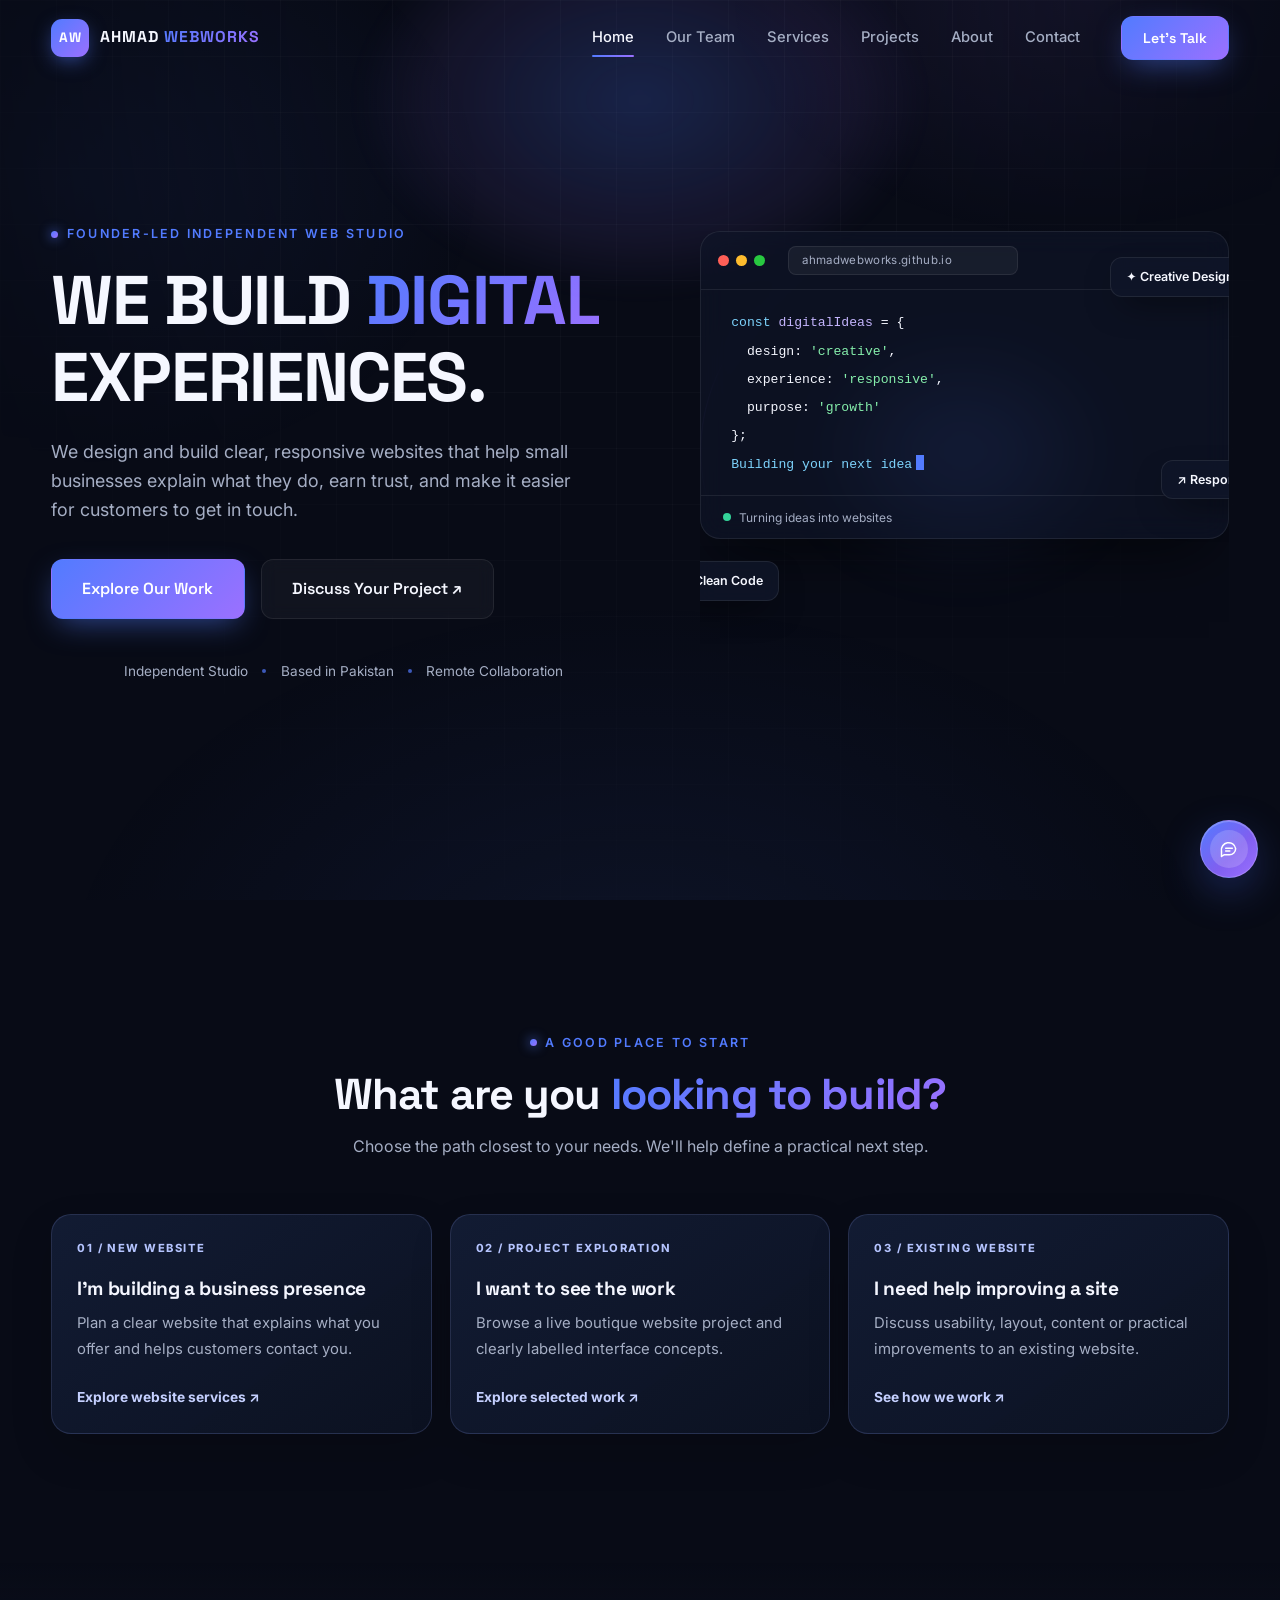
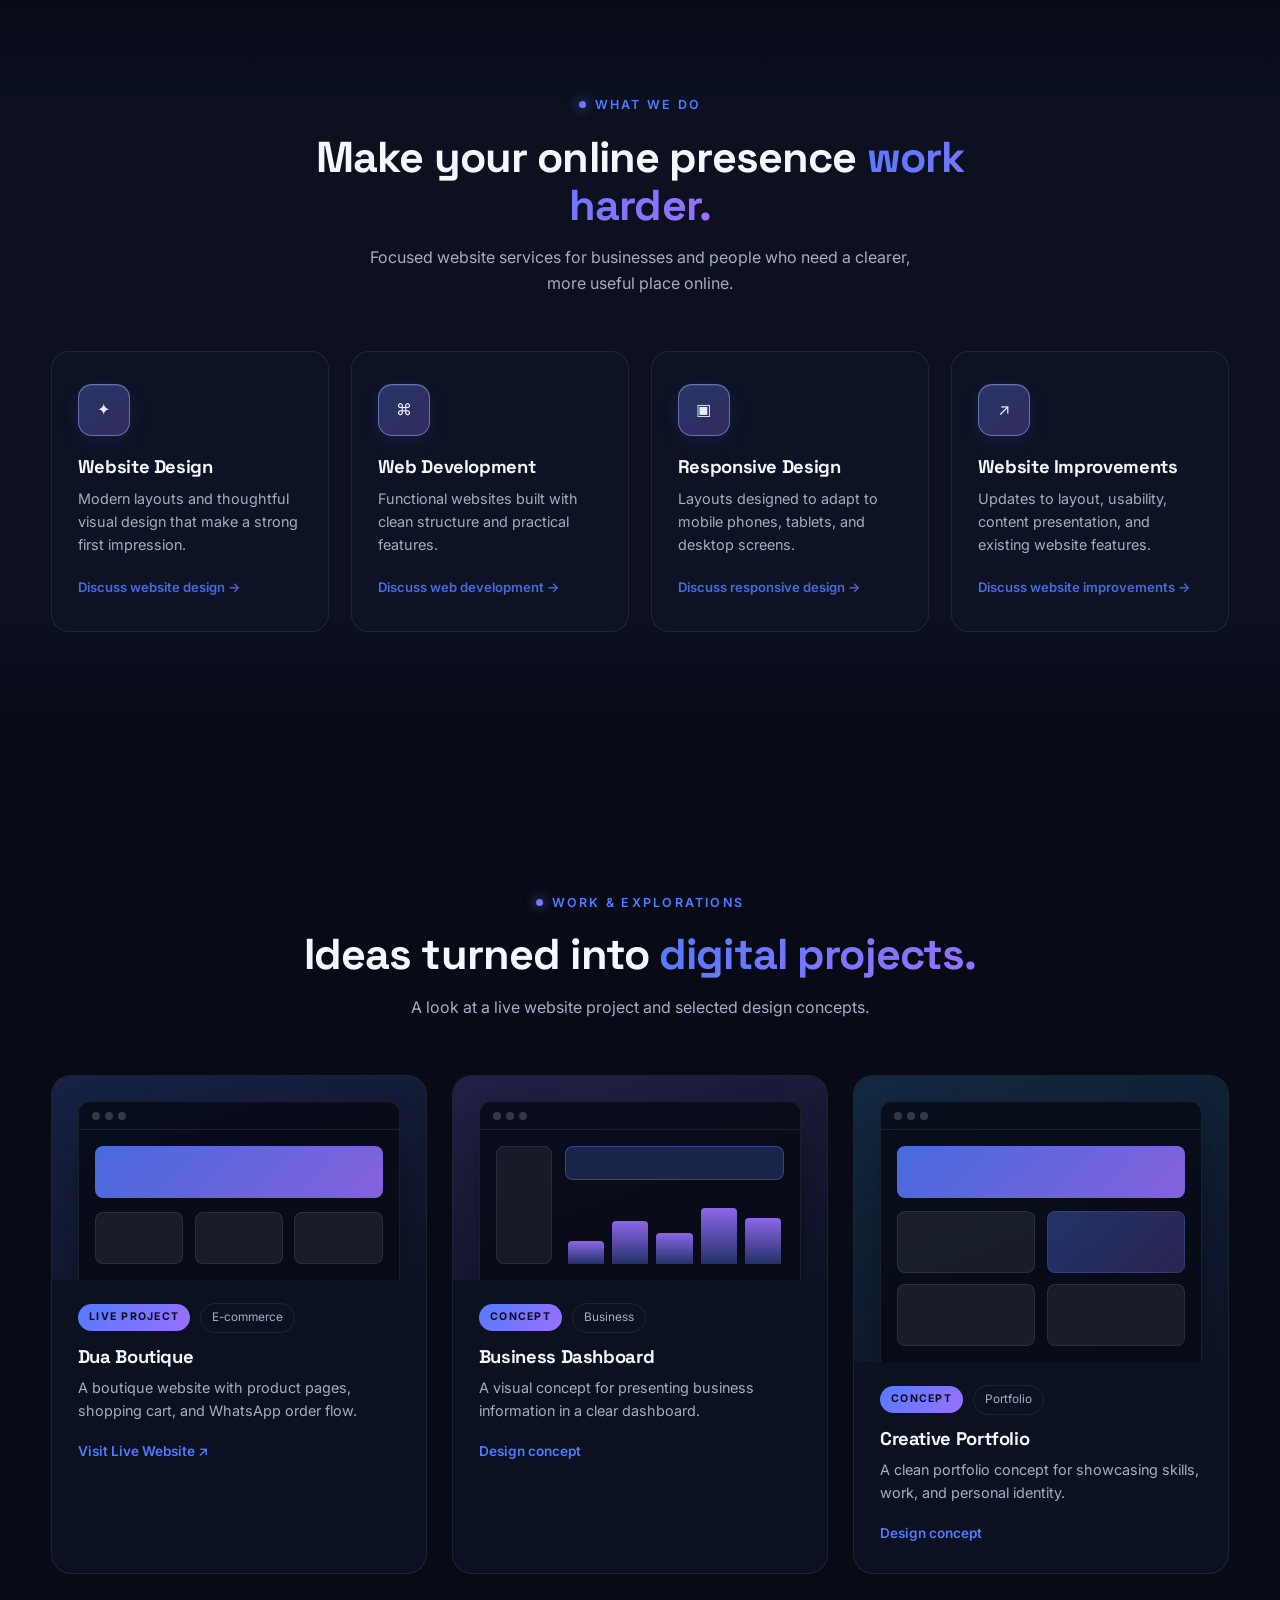
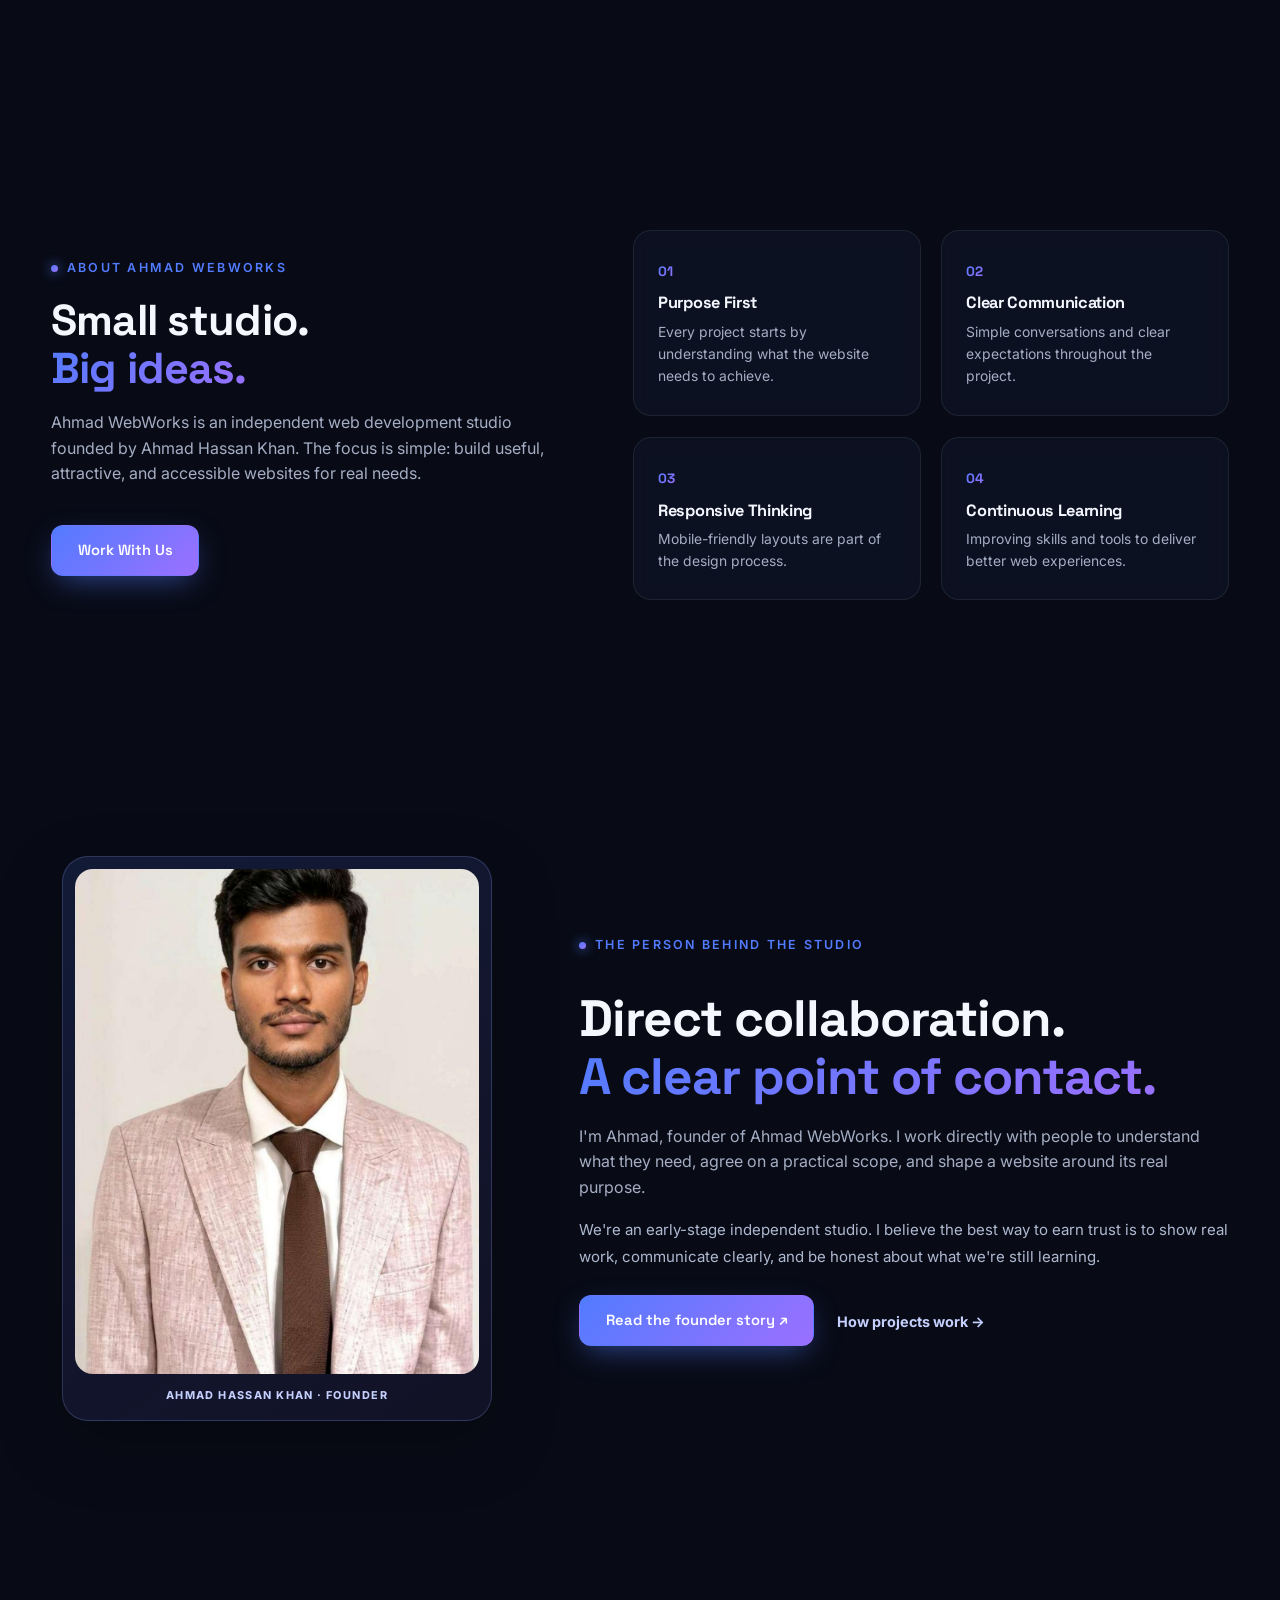
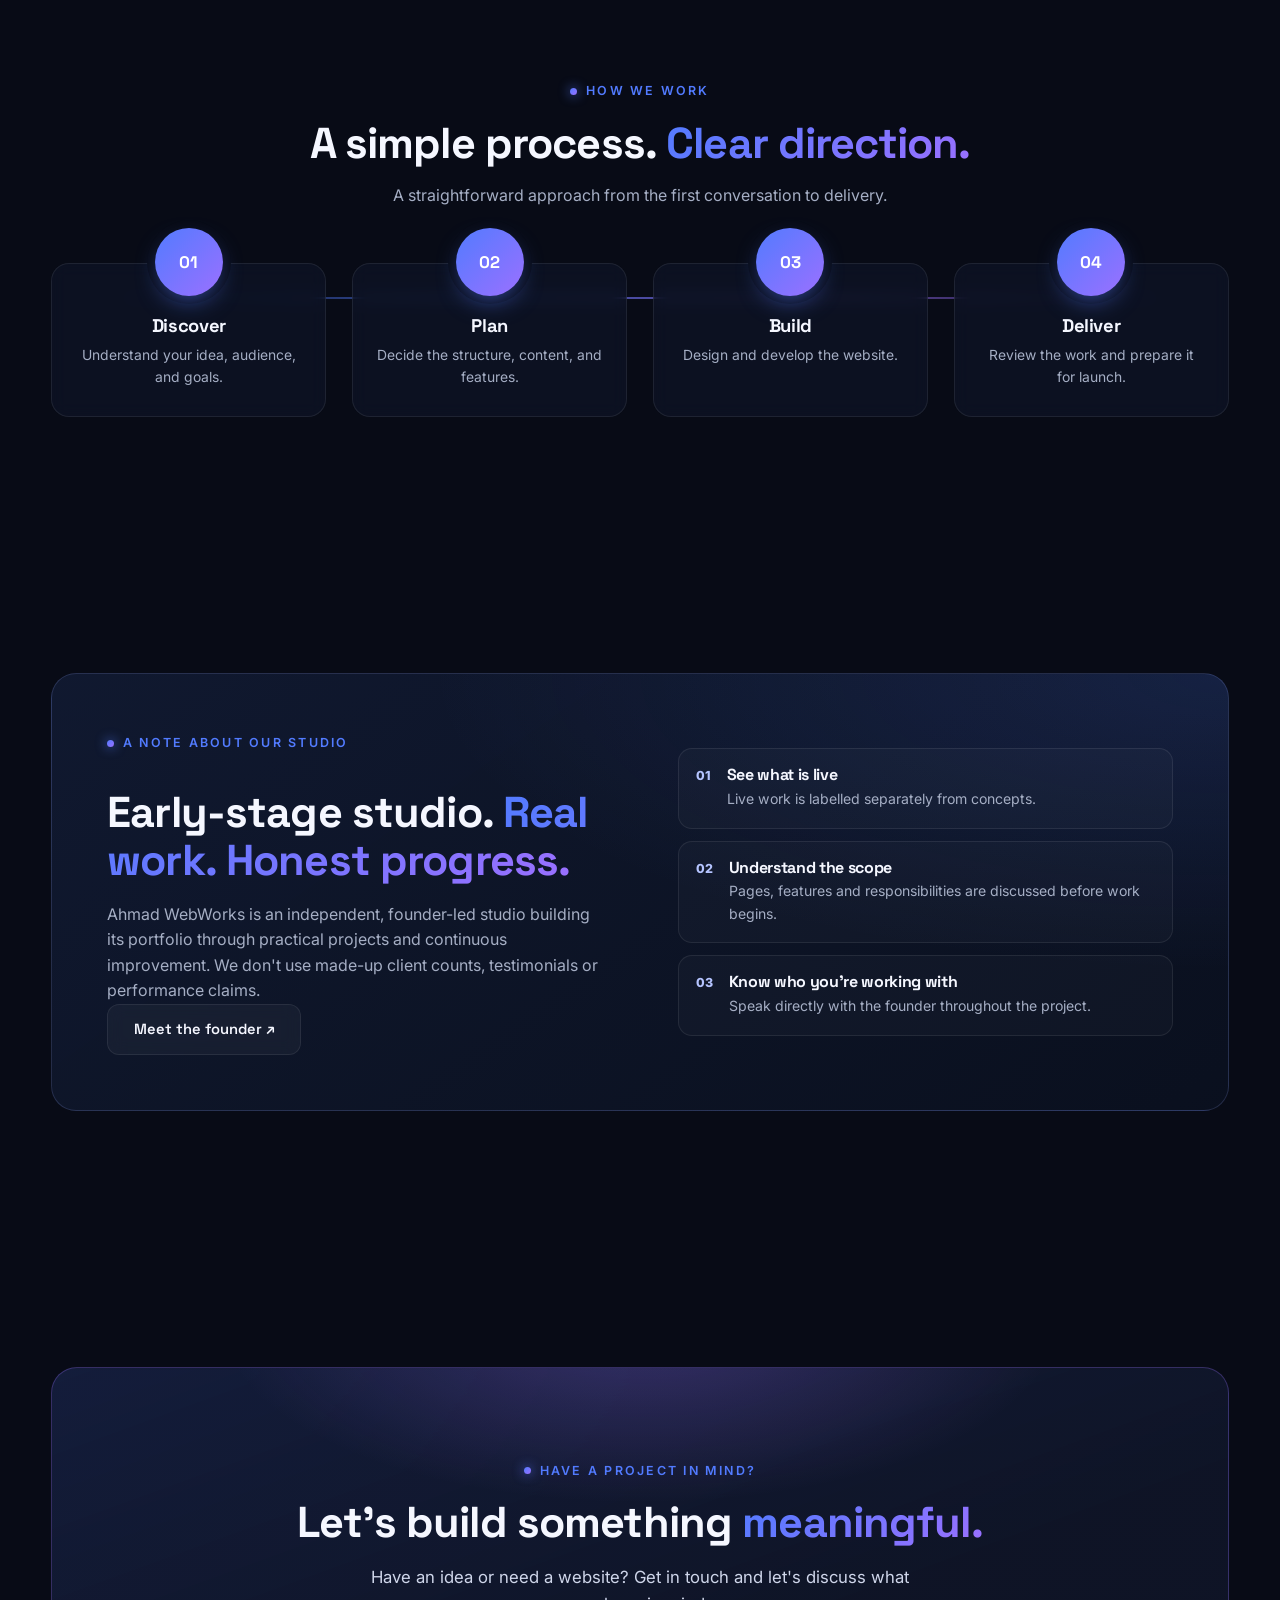
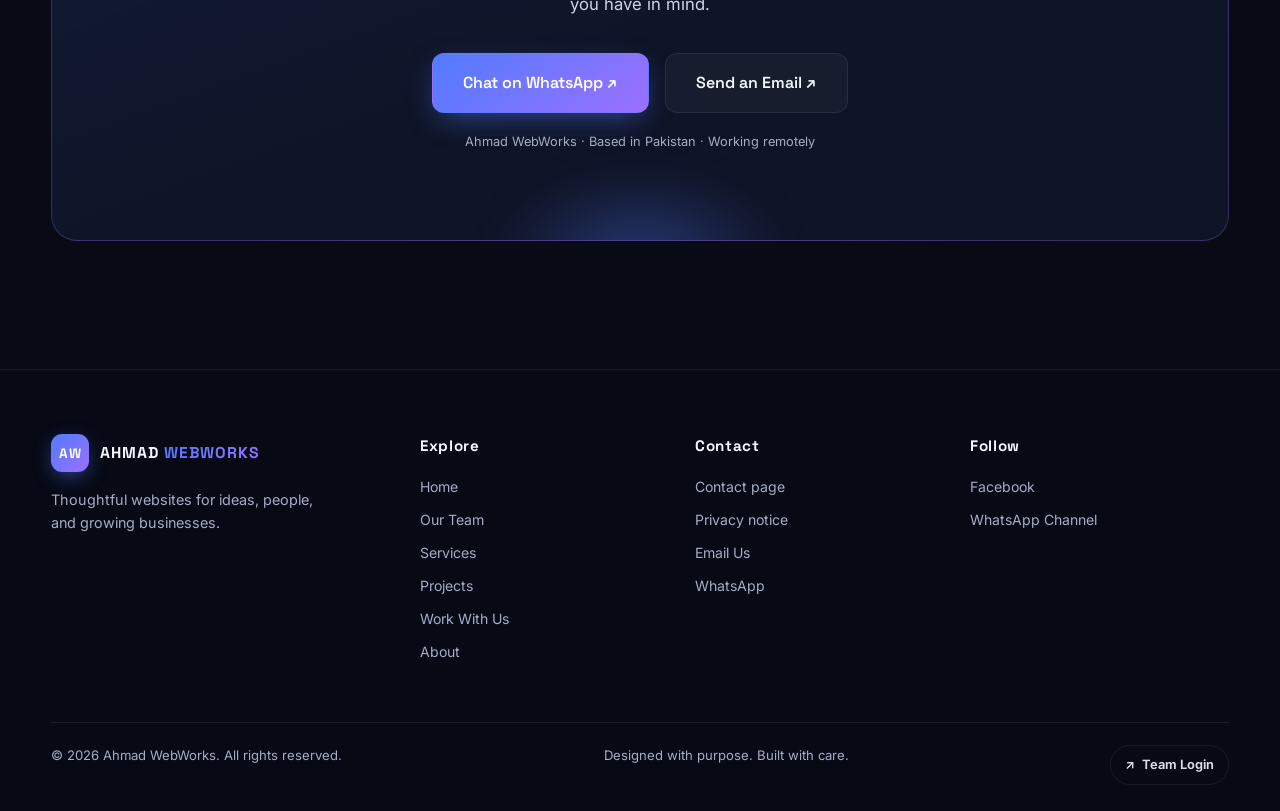
<file: index.html>
<!DOCTYPE html>
<html lang="en">
<head>
  <meta name="google-site-verification" content="y3vQdlrOYNdonjuIZCMfqX0zzfKULu-qgXwCxaJqHw0" />
  <meta name="msvalidate.01" content="FFF352C091458F811F035744FFE46249" />
  <meta charset="UTF-8">
  <meta name="viewport" content="width=device-width, initial-scale=1.0">
  <meta name="theme-color" content="#080B16">

  <title>Ahmad WebWorks | Websites That Work for Your Business</title>
  <script type="application/ld+json">
  {
    "@context": "https://schema.org",
    "@type": "WebSite",
    "name": "Ahmad WebWorks",
    "alternateName": ["AW", "Ahmad WebWorks Studio"],
    "url": "https://ahmadwebworks.github.io/ahmad-webworks/"
  }
  </script>
  <meta name="description" content="Ahmad WebWorks is an independent web studio in Pakistan creating thoughtful, responsive websites for small businesses and individuals.">
  <link rel="canonical" href="https://ahmadwebworks.github.io/ahmad-webworks/">
  <meta name="author" content="Ahmad Hassan Khan">

  <meta property="og:title" content="Ahmad WebWorks">
  <meta property="og:description" content="Thoughtful, responsive websites for small businesses and individuals. Founder-led web design and development from Pakistan.">
  <meta property="og:type" content="website">
  <meta property="og:image" content="https://ahmadwebworks.github.io/ahmad-webworks/images/founder-formal.jpg">
  <meta name="twitter:card" content="summary_large_image">
  <meta name="twitter:image" content="https://ahmadwebworks.github.io/ahmad-webworks/images/founder-formal.jpg">

  <link rel="preconnect" href="https://fonts.googleapis.com">
  <link rel="preconnect" href="https://fonts.gstatic.com" crossorigin>
  <link href="https://fonts.googleapis.com/css2?family=Inter:wght@400;500;600;700&family=Space+Grotesk:wght@400;500;600;700&display=swap" rel="stylesheet">

  <link rel="stylesheet" href="css/style.css?v=20261125-polish1">
  <script src="js/main.js" defer></script>
  <link rel="icon" href="favicon.svg" type="image/svg+xml">
  <meta property="og:site_name" content="Ahmad WebWorks">
  <meta property="og:url" content="https://ahmadwebworks.github.io/ahmad-webworks/">
  <meta name="twitter:card" content="summary">
  <meta name="twitter:title" content="Ahmad WebWorks | Websites That Work for Your Business">
  <meta name="twitter:description" content="Ahmad WebWorks is an independent web studio in Pakistan creating thoughtful, responsive websites for small businesses and individuals.">
  <link rel="stylesheet" href="css/assistant-widget.css?v=20261125-step1">
</head>
  
<body class="home-page">

  <header class="site-header">
  <nav class="nav container" aria-label="Main navigation">
    <a href="index.html" class="brand" aria-label="Ahmad WebWorks home">
      <span class="brand-mark">AW</span><span class="brand-word">AHMAD <em>WEBWORKS</em></span>
    </a>
    <button class="nav-toggle" type="button" aria-label="Open navigation" aria-controls="primary-navigation" aria-expanded="false">
      <span></span><span></span><span></span>
    </button>
    <div class="nav-backdrop"></div>
    <div class="nav-links" id="primary-navigation">
      <button class="nav-close" type="button" aria-label="Close navigation">×</button>
      <a class="nav-link active" href="index.html">Home</a>
      <a class="nav-link" href="team.html">Our Team</a>
      <a class="nav-link" href="services.html">Services</a>
      <a class="nav-link" href="portfolio.html">Projects</a>
      <a class="nav-link" href="about.html">About</a>
      <a class="nav-link" href="contact.html">Contact</a>
      <a class="btn btn-primary nav-cta" href="contact.html">Let's Talk</a>
    </div>
  </nav>
</header>

  <main>
    <!-- HERO -->
    <section class="hero section" id="home">
      <div class="hero-bg"></div>

      <div class="container hero-grid">
        <div class="hero-content reveal">
          <span class="eyebrow"><span class="eyebrow-dot"></span> FOUNDER-LED INDEPENDENT WEB STUDIO</span>

          <h1>WE BUILD <span class="grad-text">DIGITAL</span> EXPERIENCES.</h1>

          <p class="hero-sub">
            We design and build clear, responsive websites that help small businesses
            explain what they do, earn trust, and make it easier for customers to get in touch.
          </p>

          <div class="hero-actions">
            <a href="#projects" class="btn btn-primary btn-lg">Explore Our Work</a>
            <a href="https://wa.me/923704513823" class="btn btn-ghost btn-lg" target="_blank" rel="noopener noreferrer">Discuss Your Project ↗</a>
          </div>

          <div class="hero-tags">
            <span>Independent Studio</span><i></i>
            <span>Based in Pakistan</span><i></i>
            <span>Remote Collaboration</span>
          </div>
        </div>

        <div class="hero-visual reveal">
          <div class="hv-glow"></div>
          <div class="hv-orbit"></div>

          <div class="browser-card">
            <div class="browser-bar">
              <span class="b-dot r"></span>
              <span class="b-dot y"></span>
              <span class="b-dot g"></span>
              <div class="b-url">ahmadwebworks.github.io</div>
            </div>

            <div class="code-area">
              <div class="code-line" style="--w:85%"><span class="tk p">const</span> <span class="tk a">digitalIdeas</span> = {</div>
              <div class="code-line" style="--w:75%"> &nbsp;design: <span class="tk s">'creative'</span>,</div>
              <div class="code-line" style="--w:90%"> &nbsp;experience: <span class="tk s">'responsive'</span>,</div>
              <div class="code-line" style="--w:78%"> &nbsp;purpose: <span class="tk s">'growth'</span></div>
              <div class="code-line" style="--w:30%">};</div>
              <div class="cursor-line">Building your next idea<span class="caret"></span></div>
            </div>

            <div class="browser-status">
              <span class="pulse-dot"></span>
              Turning ideas into websites
            </div>
          </div>

          <div class="float-chip chip-a float-slow">✦ Creative Design</div>
          <div class="float-chip chip-b float-slow2">⌘ Clean Code</div>
          <div class="float-chip chip-c float-med">↗ Responsive</div>
        </div>
      </div>
    </section>

    <section class="section path-section"><div class="container">
      <div class="section-head reveal"><span class="eyebrow center"><span class="eyebrow-dot"></span> A GOOD PLACE TO START</span><h2>What are you <span class="grad-text">looking to build?</span></h2><p class="section-sub">Choose the path closest to your needs. We'll help define a practical next step.</p></div>
      <div class="path-grid">
        <a class="path-card reveal" href="services.html"><span class="path-index">01 / NEW WEBSITE</span><h3>I'm building a business presence</h3><p>Plan a clear website that explains what you offer and helps customers contact you.</p><span class="path-link">Explore website services ↗</span></a>
        <a class="path-card reveal d1" href="portfolio.html"><span class="path-index">02 / PROJECT EXPLORATION</span><h3>I want to see the work</h3><p>Browse a live boutique website project and clearly labelled interface concepts.</p><span class="path-link">Explore selected work ↗</span></a>
        <a class="path-card reveal d2" href="work-with-us.html"><span class="path-index">03 / EXISTING WEBSITE</span><h3>I need help improving a site</h3><p>Discuss usability, layout, content or practical improvements to an existing website.</p><span class="path-link">See how we work ↗</span></a>
      </div>
    </div></section>

    <!-- SERVICES -->
    <section class="section services" id="services">
      <div class="container">
        <div class="section-head reveal">
          <span class="eyebrow center"><span class="eyebrow-dot"></span> WHAT WE DO</span>
          <h2>Make your online presence <span class="grad-text">work harder.</span></h2>
          <p class="section-sub">Focused website services for businesses and people who need a clearer, more useful place online.</p>
        </div>

        <div class="services-grid">
          <article class="service-card reveal">
            <div class="sc-icon">✦</div>
            <h3>Website Design</h3>
            <p>Modern layouts and thoughtful visual design that make a strong first impression.</p>
            <a class="sc-link" href="https://wa.me/923704513823?text=Hi%20Ahmad%20WebWorks%2C%20I%27m%20interested%20in%20website%20design.%20Can%20we%20discuss%20my%20project%3F">Discuss website design →</a>
          </article>

          <article class="service-card reveal d1">
            <div class="sc-icon">⌘</div>
            <h3>Web Development</h3>
            <p>Functional websites built with clean structure and practical features.</p>
            <a class="sc-link" href="https://wa.me/923704513823?text=Hi%20Ahmad%20WebWorks%2C%20I%27m%20looking%20for%20web%20development%20help.%20Can%20we%20discuss%20my%20requirements%3F">Discuss web development →</a>
          </article>

          <article class="service-card reveal d2">
            <div class="sc-icon">▣</div>
            <h3>Responsive Design</h3>
            <p>Layouts designed to adapt to mobile phones, tablets, and desktop screens.</p>
            <a class="sc-link" href="https://wa.me/923704513823?text=Hi%20Ahmad%20WebWorks%2C%20I%20need%20a%20mobile-friendly%20responsive%20website.%20Can%20we%20discuss%3F">Discuss responsive design →</a>
          </article>

          <article class="service-card reveal d3">
            <div class="sc-icon">↗</div>
            <h3>Website Improvements</h3>
            <p>Updates to layout, usability, content presentation, and existing website features.</p>
            <a class="sc-link" href="https://wa.me/923704513823?text=Hi%20Ahmad%20WebWorks%2C%20I%20need%20some%20improvements%20to%20my%20existing%20website.%20Can%20you%20take%20a%20look%3F">Discuss website improvements →</a>
          </article>
        </div>
      </div>
    </section>

    <!-- PROJECTS -->
    <section class="section" id="projects">
      <div class="container">
        <div class="section-head reveal">
          <span class="eyebrow center"><span class="eyebrow-dot"></span> WORK & EXPLORATIONS</span>
          <h2>Ideas turned into <span class="grad-text">digital projects.</span></h2>
          <p class="section-sub">A look at a live website project and selected design concepts.</p>
        </div>

        <div class="projects-grid">

          <article class="project-card reveal">
            <div class="pc-visual viz-commerce">
              <div class="mock-window">
                <div class="mock-bar"><span></span><span></span><span></span></div>
                <div class="mock-body">
                  <div class="shop-hero"></div>
                  <div class="shop-row"><div class="prod"></div><div class="prod"></div><div class="prod"></div></div>
                </div>
              </div>
            </div>
            <div class="pc-body">
              <div class="pc-top">
                <span class="pc-badge">LIVE PROJECT</span>
                <span class="pc-tag">E-commerce</span>
              </div>
              <h3>Dua Boutique</h3>
              <p>A boutique website with product pages, shopping cart, and WhatsApp order flow.</p>
              <a class="pc-link" href="https://ahmadwebworks.github.io/dua-boutique/" target="_blank" rel="noopener noreferrer">Visit Live Website ↗</a>
            </div>
          </article>

          <article class="project-card reveal d1">
            <div class="pc-visual viz-business">
              <div class="mock-window">
                <div class="mock-bar"><span></span><span></span><span></span></div>
                <div class="mock-body">
                  <div class="dash-side"></div>
                  <div class="dash-main"><div class="dash-stat"></div><div class="dash-chart"><i style="--h:35%"></i><i style="--h:65%"></i><i style="--h:48%"></i><i style="--h:85%"></i><i style="--h:70%"></i></div></div>
                </div>
              </div>
            </div>
            <div class="pc-body">
              <div class="pc-top"><span class="pc-badge">CONCEPT</span><span class="pc-tag">Business</span></div>
              <h3>Business Dashboard</h3>
              <p>A visual concept for presenting business information in a clear dashboard.</p>
              <span class="pc-link">Design concept</span>
            </div>
          </article>

          <article class="project-card reveal d2">
            <div class="pc-visual viz-portfolio">
              <div class="mock-window">
                <div class="mock-bar"><span></span><span></span><span></span></div>
                <div class="mock-body">
                  <div class="shop-hero"></div>
                  <div class="folio-grid"><div></div><div></div><div></div><div></div></div>
                </div>
              </div>
            </div>
            <div class="pc-body">
              <div class="pc-top"><span class="pc-badge">CONCEPT</span><span class="pc-tag">Portfolio</span></div>
              <h3>Creative Portfolio</h3>
              <p>A clean portfolio concept for showcasing skills, work, and personal identity.</p>
              <span class="pc-link">Design concept</span>
            </div>
          </article>

        </div>
      </div>
    </section>

    <!-- ABOUT -->
    <section class="section" id="about">
      <div class="container why-grid">
        <div class="why-copy reveal">
          <span class="eyebrow"><span class="eyebrow-dot"></span> ABOUT AHMAD WEBWORKS</span>
          <h2>Small studio.<br><span class="grad-text">Big ideas.</span></h2>
          <p class="section-sub">
            Ahmad WebWorks is an independent web development studio founded
            by Ahmad Hassan Khan. The focus is simple: build useful,
            attractive, and accessible websites for real needs.
          </p>
          <a href="#contact" class="btn btn-primary">Work With Us</a>
        </div>

        <div class="why-cards">
          <article class="why-card reveal">
            <span class="wc-num">01</span>
            <h3>Purpose First</h3>
            <p>Every project starts by understanding what the website needs to achieve.</p>
          </article>
          <article class="why-card reveal d1">
            <span class="wc-num">02</span>
            <h3>Clear Communication</h3>
            <p>Simple conversations and clear expectations throughout the project.</p>
          </article>
          <article class="why-card reveal d2">
            <span class="wc-num">03</span>
            <h3>Responsive Thinking</h3>
            <p>Mobile-friendly layouts are part of the design process.</p>
          </article>
          <article class="why-card reveal d3">
            <span class="wc-num">04</span>
            <h3>Continuous Learning</h3>
            <p>Improving skills and tools to deliver better web experiences.</p>
          </article>
        </div>
      </div>
    </section>

    <!-- FOUNDER FEATURE -->
    <section class="section founder-feature" aria-labelledby="founder-feature-title">
      <div class="container founder-feature-grid">
        <div class="founder-feature-portrait reveal">
          <img src="images/founder-formal.jpg" alt="Ahmad Hassan Khan, founder of Ahmad WebWorks" loading="lazy" decoding="async">
          <span class="founder-photo-caption">AHMAD HASSAN KHAN · FOUNDER</span>
        </div>
        <div class="founder-feature-copy reveal d1">
          <span class="eyebrow"><span class="eyebrow-dot"></span> THE PERSON BEHIND THE STUDIO</span>
          <h2 id="founder-feature-title">Direct collaboration.<br><span class="grad-text">A clear point of contact.</span></h2>
          <p class="section-sub">I'm Ahmad, founder of Ahmad WebWorks. I work directly with people to understand what they need, agree on a practical scope, and shape a website around its real purpose.</p>
          <p class="founder-honesty">We're an early-stage independent studio. I believe the best way to earn trust is to show real work, communicate clearly, and be honest about what we're still learning.</p>
          <div class="founder-feature-actions">
            <a class="btn btn-primary" href="about.html">Read the founder story ↗</a>
            <a class="text-link" href="work-with-us.html">How projects work <span aria-hidden="true">→</span></a>
          </div>
        </div>
      </div>
    </section>

    <!-- PROCESS -->
    <section class="section">
      <div class="container">
        <div class="section-head reveal">
          <span class="eyebrow center"><span class="eyebrow-dot"></span> HOW WE WORK</span>
          <h2>A simple process. <span class="grad-text">Clear direction.</span></h2>
          <p class="section-sub">A straightforward approach from the first conversation to delivery.</p>
        </div>

        <ol class="process-track">
          <li class="step reveal"><span class="step-num">01</span><h3>Discover</h3><p>Understand your idea, audience, and goals.</p></li>
          <li class="step reveal d1"><span class="step-num">02</span><h3>Plan</h3><p>Decide the structure, content, and features.</p></li>
          <li class="step reveal d2"><span class="step-num">03</span><h3>Build</h3><p>Design and develop the website.</p></li>
          <li class="step reveal d3"><span class="step-num">04</span><h3>Deliver</h3><p>Review the work and prepare it for launch.</p></li>
        </ol>
      </div>
    </section>

    <section class="section studio-note-section"><div class="container studio-note-grid">
      <div class="reveal"><span class="eyebrow"><span class="eyebrow-dot"></span> A NOTE ABOUT OUR STUDIO</span><h2>Early-stage studio. <span class="grad-text">Real work. Honest progress.</span></h2><p class="section-sub">Ahmad WebWorks is an independent, founder-led studio building its portfolio through practical projects and continuous improvement. We don't use made-up client counts, testimonials or performance claims.</p><a class="btn btn-ghost" href="about.html">Meet the founder ↗</a></div>
      <div class="studio-proof-list reveal d1">
        <article><span>01</span><div><h3>See what is live</h3><p>Live work is labelled separately from concepts.</p></div></article>
        <article><span>02</span><div><h3>Understand the scope</h3><p>Pages, features and responsibilities are discussed before work begins.</p></div></article>
        <article><span>03</span><div><h3>Know who you're working with</h3><p>Speak directly with the founder throughout the project.</p></div></article>
      </div>
    </div></section>

    <!-- CONTACT -->
    <section class="section" id="contact">
      <div class="container">
        <div class="cta-panel reveal">
          <div class="cta-glow"></div>
          <span class="eyebrow center"><span class="eyebrow-dot"></span> HAVE A PROJECT IN MIND?</span>
          <h2>Let's build something <span class="grad-text">meaningful.</span></h2>
          <p>Have an idea or need a website? Get in touch and let's discuss what you have in mind.</p>

          <div class="hero-actions" style="justify-content:center">
            <a class="btn btn-primary btn-lg" href="https://wa.me/923704513823" target="_blank" rel="noopener noreferrer">Chat on WhatsApp ↗</a>
            <a class="btn btn-ghost btn-lg" href="mailto:ahmadhassankhan79@gmail.com">Send an Email ↗</a>
          </div>
          <span class="cta-note">Ahmad WebWorks · Based in Pakistan · Working remotely</span>
        </div>
      </div>
    </section>
  </main>

  <!-- FOOTER -->
  <footer class="site-footer">
  <div class="container">
    <div class="footer-grid">
      <div class="f-brand">
        <a href="index.html" class="brand"><span class="brand-mark">AW</span><span class="brand-word">AHMAD <em>WEBWORKS</em></span></a>
        <p class="f-tag">Thoughtful websites for ideas, people, and growing businesses.</p>
      </div>
      <div class="f-col">
        <h4>Explore</h4>
        <a href="index.html">Home</a>
        <a href="team.html">Our Team</a>
        <a href="services.html">Services</a>
        <a href="portfolio.html">Projects</a>
        <a href="work-with-us.html">Work With Us</a>
        <a href="about.html">About</a>
      </div>
      <div class="f-col">
        <h4>Contact</h4>
        <a href="contact.html">Contact page</a>
        <a href="privacy.html">Privacy notice</a>
        <a href="mailto:ahmadhassankhan79@gmail.com">Email Us</a>
        <a href="https://wa.me/923704513823" target="_blank" rel="noopener noreferrer">WhatsApp</a>
      </div>
      <div class="f-col">
        <h4>Follow</h4>
        <a href="https://www.facebook.com/profile.php?id=61596110341289" target="_blank" rel="noopener noreferrer">Facebook</a>
        <a href="https://whatsapp.com/channel/0029VbDgUJtKrWQwrKaFiu3S" target="_blank" rel="noopener noreferrer">WhatsApp Channel</a>
      </div>
    </div>
    <div class="footer-bottom">
      <p>© <span id="year"></span> Ahmad WebWorks. All rights reserved.</p>
      <p>Designed with purpose. Built with care.</p>
      <a class="footer-team-login" href="portal.html" aria-label="Team members: open the private Team Portal"><span aria-hidden="true">↗</span> Team Login</a>
    </div>
  </div>
</footer>

  <script src="js/assistant-widget.js?v=20261126-reset2" defer></script>
</body>
</html>
</file>
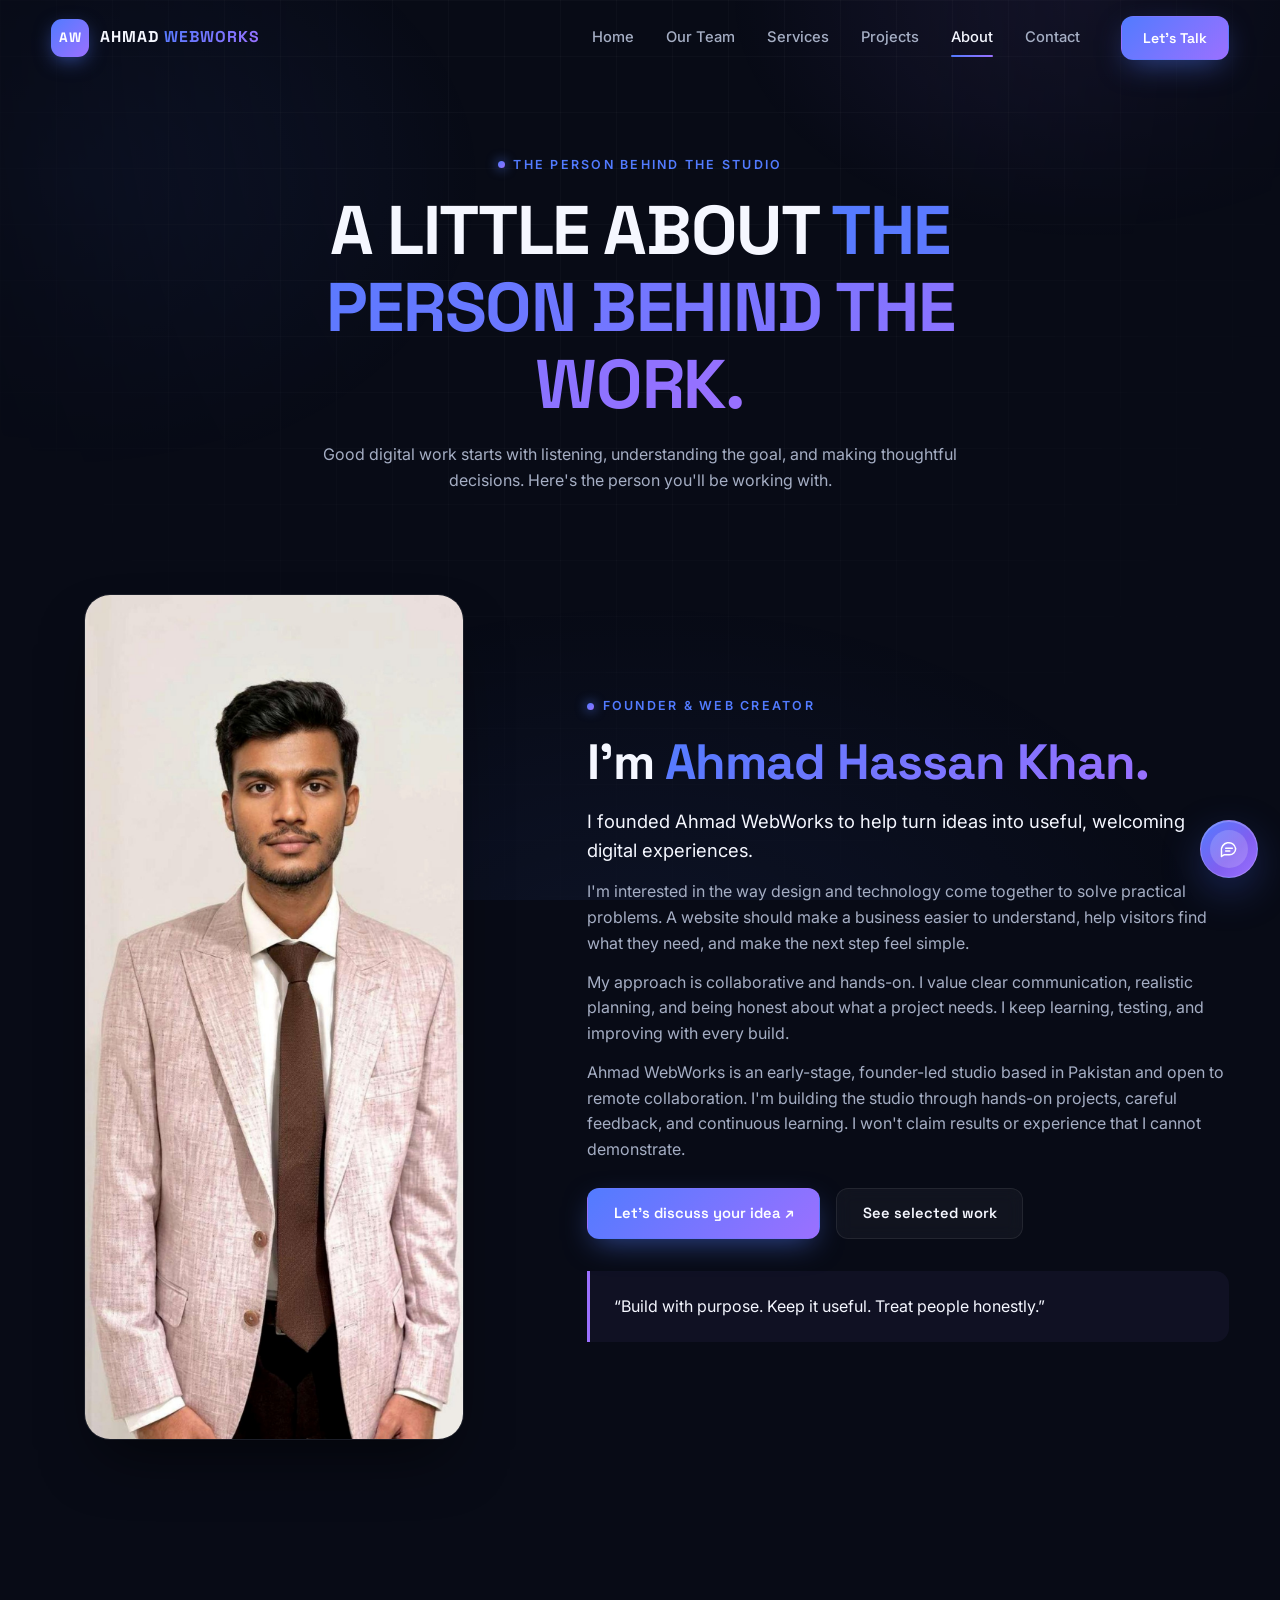
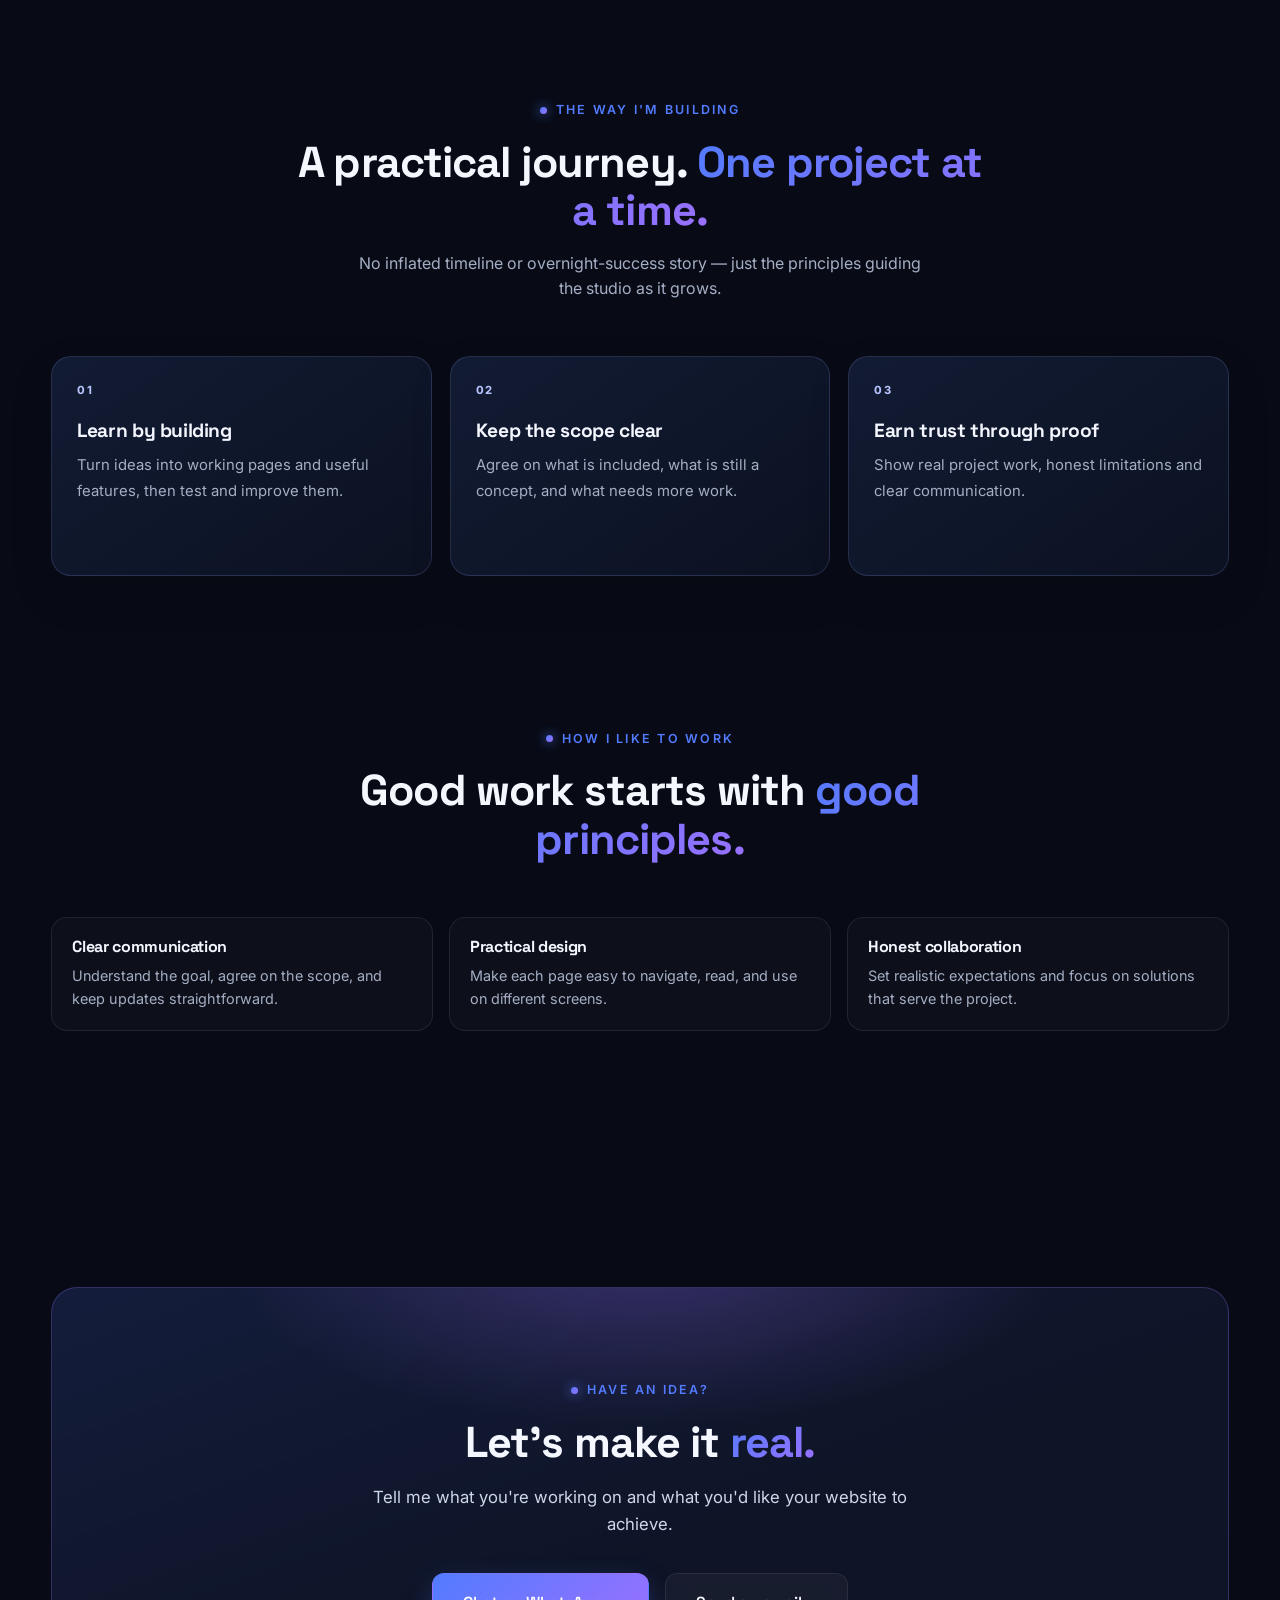
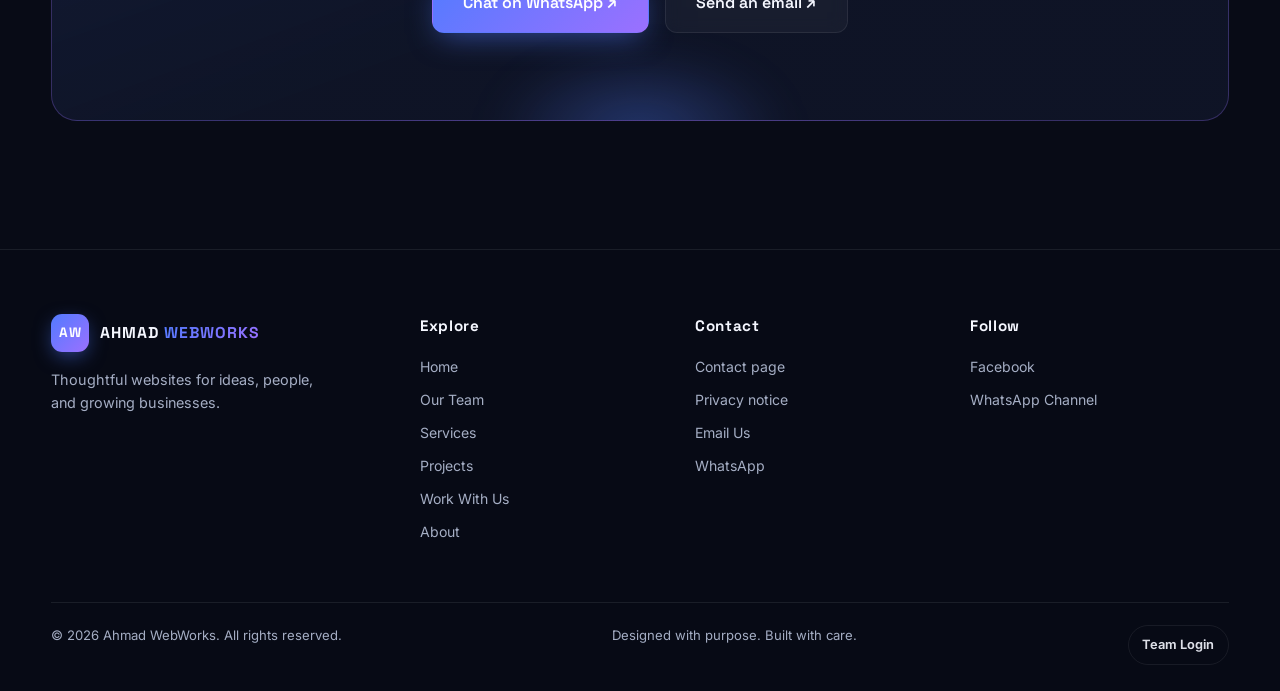
<file: about.html>
<!DOCTYPE html>
<html lang="en">
<head>
  <meta charset="UTF-8">
  <meta name="viewport" content="width=device-width, initial-scale=1">
  <meta name="theme-color" content="#080B16">
  <title>About Ahmad | Ahmad WebWorks</title>
  <meta name="description" content="Meet Ahmad Hassan Khan, founder of Ahmad WebWorks, an independent web studio based in Pakistan.">
  <link rel="canonical" href="https://ahmadwebworks.github.io/ahmad-webworks/about.html">
  <link rel="preconnect" href="https://fonts.googleapis.com">
  <link rel="preconnect" href="https://fonts.gstatic.com" crossorigin>
  <link href="https://fonts.googleapis.com/css2?family=Inter:wght@400;500;600;700&family=Space+Grotesk:wght@400;500;600;700&display=swap" rel="stylesheet">
  <link rel="stylesheet" href="css/style.css?v=20261124-proof-led1">
  <script src="js/main.js" defer></script>
  <style>
    .about-hero{padding-top:150px;padding-bottom:55px;text-align:center}
    .about-hero h1{max-width:850px;margin:0 auto 1.2rem}
    .about-hero p{max-width:680px;margin:auto}
    .about-founder-grid{display:grid;grid-template-columns:minmax(260px,.82fr) 1.18fr;gap:clamp(2rem,7vw,6rem);align-items:center}
    .about-photo{display:block;width:100%;max-width:380px;height:auto;aspect-ratio:auto;object-fit:contain;object-position:center;margin:0 auto;border-radius:26px;border:1px solid var(--border);box-shadow:var(--shadow-lg)}
    .about-copy h2{font-size:clamp(2rem,4vw,3.1rem);margin-bottom:1.1rem}
    .about-copy p{margin:.85rem 0}
    .about-lead{font-size:1.15rem;color:var(--text)}
    .about-note{display:grid;grid-template-columns:repeat(3,1fr);gap:1rem;margin-top:2.5rem}
    .about-note article{padding:1.25rem;border:1px solid var(--border);border-radius:16px;background:rgba(255,255,255,.025)}
    .about-note h3{font-size:1rem;margin-bottom:.45rem}
    .about-note p{font-size:.9rem}
    .about-quote{margin-top:2rem;padding:1.4rem 1.5rem;border-left:3px solid var(--accent-2);background:rgba(155,112,255,.06);border-radius:0 14px 14px 0;color:var(--text)}
    @media(max-width:760px){.about-founder-grid{grid-template-columns:1fr}.about-photo{max-width:360px}.about-note{grid-template-columns:1fr}.about-hero{padding-top:125px}}
  </style>
  <link rel="icon" href="favicon.svg" type="image/svg+xml">
  <meta property="og:site_name" content="Ahmad WebWorks">
  <meta property="og:url" content="https://ahmadwebworks.github.io/ahmad-webworks/about.html">
  <meta property="og:title" content="About Ahmad | Ahmad WebWorks">
  <meta property="og:description" content="Meet Ahmad Hassan Khan, founder of Ahmad WebWorks, an independent web studio based in Pakistan.">
  <meta property="og:type" content="website">
  <meta name="twitter:card" content="summary">
  <meta name="twitter:title" content="About Ahmad | Ahmad WebWorks">
  <meta name="twitter:description" content="Meet Ahmad Hassan Khan, founder of Ahmad WebWorks, an independent web studio based in Pakistan.">
  <link rel="stylesheet" href="css/assistant-widget.css?v=20261125-step1">
</head>
<body>
<header class="site-header">
  <nav class="nav container" aria-label="Main navigation">
    <a href="index.html" class="brand" aria-label="Ahmad WebWorks home">
      <span class="brand-mark">AW</span><span class="brand-word">AHMAD <em>WEBWORKS</em></span>
    </a>
    <button class="nav-toggle" type="button" aria-label="Open navigation" aria-controls="primary-navigation" aria-expanded="false">
      <span></span><span></span><span></span>
    </button>
    <div class="nav-backdrop"></div>
    <div class="nav-links" id="primary-navigation">
      <button class="nav-close" type="button" aria-label="Close navigation">×</button>
      <a class="nav-link" href="index.html">Home</a>
      <a class="nav-link" href="team.html">Our Team</a>
      <a class="nav-link" href="services.html">Services</a>
      <a class="nav-link" href="portfolio.html">Projects</a>
      <a class="nav-link active" href="about.html">About</a>
      <a class="nav-link" href="contact.html">Contact</a>
      <a class="btn btn-primary nav-cta" href="contact.html">Let's Talk</a>
    </div>
  </nav>
</header>
<main>
  <section class="about-hero section">
    <div class="container reveal">
      <span class="eyebrow"><span class="eyebrow-dot"></span> THE PERSON BEHIND THE STUDIO</span>
      <h1>A little about <span class="grad-text">the person behind the work.</span></h1>
      <p>Good digital work starts with listening, understanding the goal, and making thoughtful decisions. Here's the person you'll be working with.</p>
    </div>
  </section>
  <section class="section" style="padding-top:45px">
    <div class="container about-founder-grid">
      <div class="reveal">
        <img class="about-photo" src="images/founder-formal.jpg?v=20261124-2" alt="Ahmad Hassan Khan, founder of Ahmad WebWorks, wearing a light pink blazer and brown tie" loading="lazy">
      </div>
      <div class="about-copy reveal d1">
        <span class="eyebrow"><span class="eyebrow-dot"></span> FOUNDER & WEB CREATOR</span>
        <h2>I'm <span class="grad-text">Ahmad Hassan Khan.</span></h2>
        <p class="about-lead">I founded Ahmad WebWorks to help turn ideas into useful, welcoming digital experiences.</p>
        <p>I'm interested in the way design and technology come together to solve practical problems. A website should make a business easier to understand, help visitors find what they need, and make the next step feel simple.</p>
        <p>My approach is collaborative and hands-on. I value clear communication, realistic planning, and being honest about what a project needs. I keep learning, testing, and improving with every build.</p>
        <p>Ahmad WebWorks is an early-stage, founder-led studio based in Pakistan and open to remote collaboration. I'm building the studio through hands-on projects, careful feedback, and continuous learning. I won't claim results or experience that I cannot demonstrate.</p>
        <div class="hero-actions" style="margin-top:1.6rem">
          <a class="btn btn-primary" href="https://wa.me/923704513823" target="_blank" rel="noopener noreferrer">Let's discuss your idea ↗</a>
          <a class="btn btn-ghost" href="index.html#projects">See selected work</a>
        </div>
        <div class="about-quote">“Build with purpose. Keep it useful. Treat people honestly.”</div>
      </div>
    </div>
  </section>
  <section class="section founder-journey"><div class="container">
    <div class="section-head reveal"><span class="eyebrow center"><span class="eyebrow-dot"></span> THE WAY I'M BUILDING</span><h2>A practical journey. <span class="grad-text">One project at a time.</span></h2><p class="section-sub">No inflated timeline or overnight-success story — just the principles guiding the studio as it grows.</p></div>
    <div class="journey-grid">
      <article class="journey-card reveal"><span>01</span><h3>Learn by building</h3><p>Turn ideas into working pages and useful features, then test and improve them.</p></article>
      <article class="journey-card reveal d1"><span>02</span><h3>Keep the scope clear</h3><p>Agree on what is included, what is still a concept, and what needs more work.</p></article>
      <article class="journey-card reveal d2"><span>03</span><h3>Earn trust through proof</h3><p>Show real project work, honest limitations and clear communication.</p></article>
    </div></div></section>
  <section class="section" style="padding-top:20px">
    <div class="container">
      <div class="section-head reveal">
        <span class="eyebrow center"><span class="eyebrow-dot"></span> HOW I LIKE TO WORK</span>
        <h2>Good work starts with <span class="grad-text">good principles.</span></h2>
      </div>
      <div class="about-note">
        <article class="reveal"><h3>Clear communication</h3><p>Understand the goal, agree on the scope, and keep updates straightforward.</p></article>
        <article class="reveal d1"><h3>Practical design</h3><p>Make each page easy to navigate, read, and use on different screens.</p></article>
        <article class="reveal d2"><h3>Honest collaboration</h3><p>Set realistic expectations and focus on solutions that serve the project.</p></article>
      </div>
    </div>
  </section>
  <section class="section">
    <div class="container"><div class="cta-panel reveal">
      <div class="cta-glow"></div><span class="eyebrow center"><span class="eyebrow-dot"></span> HAVE AN IDEA?</span>
      <h2>Let's make it <span class="grad-text">real.</span></h2>
      <p>Tell me what you're working on and what you'd like your website to achieve.</p>
      <div class="hero-actions" style="justify-content:center"><a class="btn btn-primary btn-lg" href="https://wa.me/923704513823" target="_blank" rel="noopener noreferrer">Chat on WhatsApp ↗</a><a class="btn btn-ghost btn-lg" href="mailto:ahmadhassankhan79@gmail.com">Send an email ↗</a></div>
    </div></div>
  </section>
</main>
<footer class="site-footer">
  <div class="container">
    <div class="footer-grid">
      <div class="f-brand">
        <a href="index.html" class="brand"><span class="brand-mark">AW</span><span class="brand-word">AHMAD <em>WEBWORKS</em></span></a>
        <p class="f-tag">Thoughtful websites for ideas, people, and growing businesses.</p>
      </div>
      <div class="f-col">
        <h4>Explore</h4>
        <a href="index.html">Home</a>
        <a href="team.html">Our Team</a>
        <a href="services.html">Services</a>
        <a href="portfolio.html">Projects</a>
        <a href="work-with-us.html">Work With Us</a>
        <a href="about.html">About</a>
      </div>
      <div class="f-col">
        <h4>Contact</h4>
        <a href="contact.html">Contact page</a>
        <a href="privacy.html">Privacy notice</a>
        <a href="mailto:ahmadhassankhan79@gmail.com">Email Us</a>
        <a href="https://wa.me/923704513823" target="_blank" rel="noopener noreferrer">WhatsApp</a>
      </div>
      <div class="f-col">
        <h4>Follow</h4>
        <a href="https://www.facebook.com/profile.php?id=61596110341289" target="_blank" rel="noopener noreferrer">Facebook</a>
        <a href="https://whatsapp.com/channel/0029VbDgUJtKrWQwrKaFiu3S" target="_blank" rel="noopener noreferrer">WhatsApp Channel</a>
      </div>
    </div>
    <div class="footer-bottom">
      <p>© <span id="year"></span> Ahmad WebWorks. All rights reserved.</p>
      <p>Designed with purpose. Built with care.</p>
      <a class="footer-team-login" href="portal.html">Team Login</a>
    </div>
  </div>
</footer>
  <script src="js/assistant-widget.js?v=20261126-reset" defer></script>
</body>
</html>
</file>
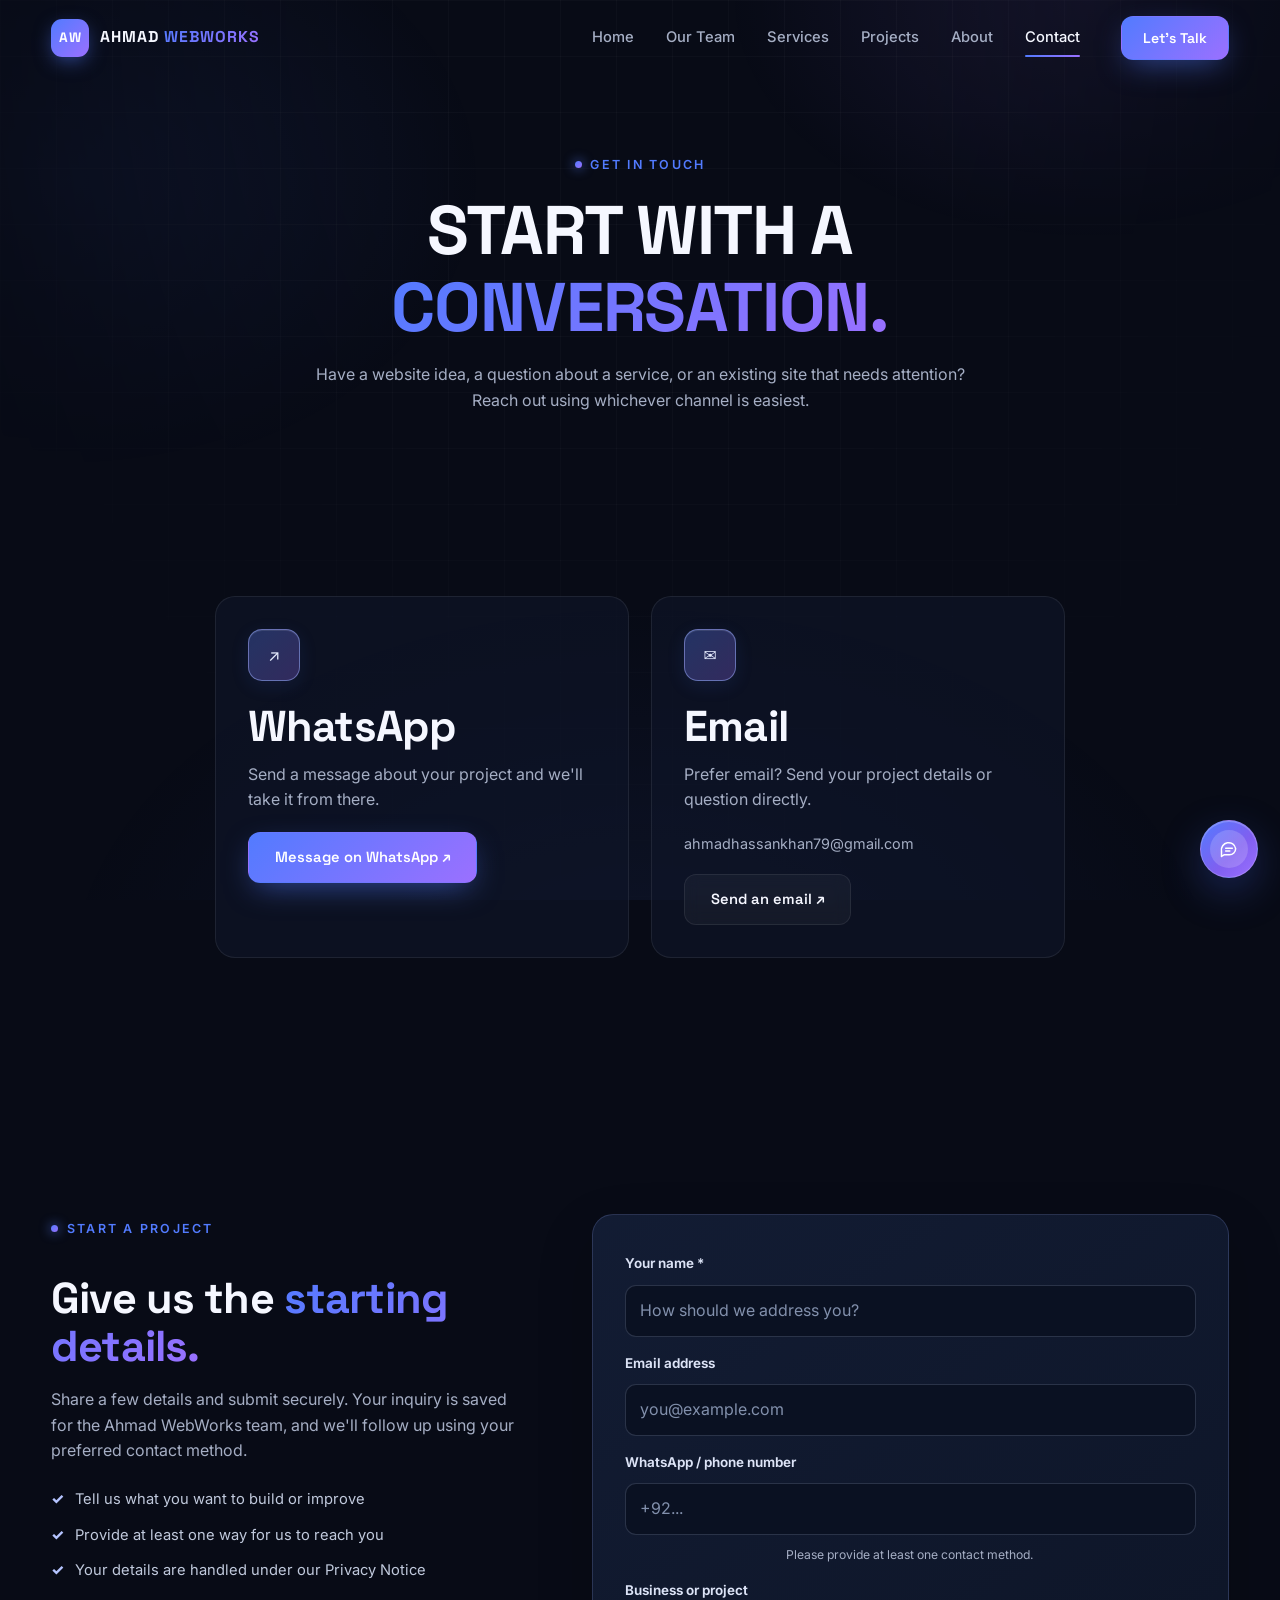
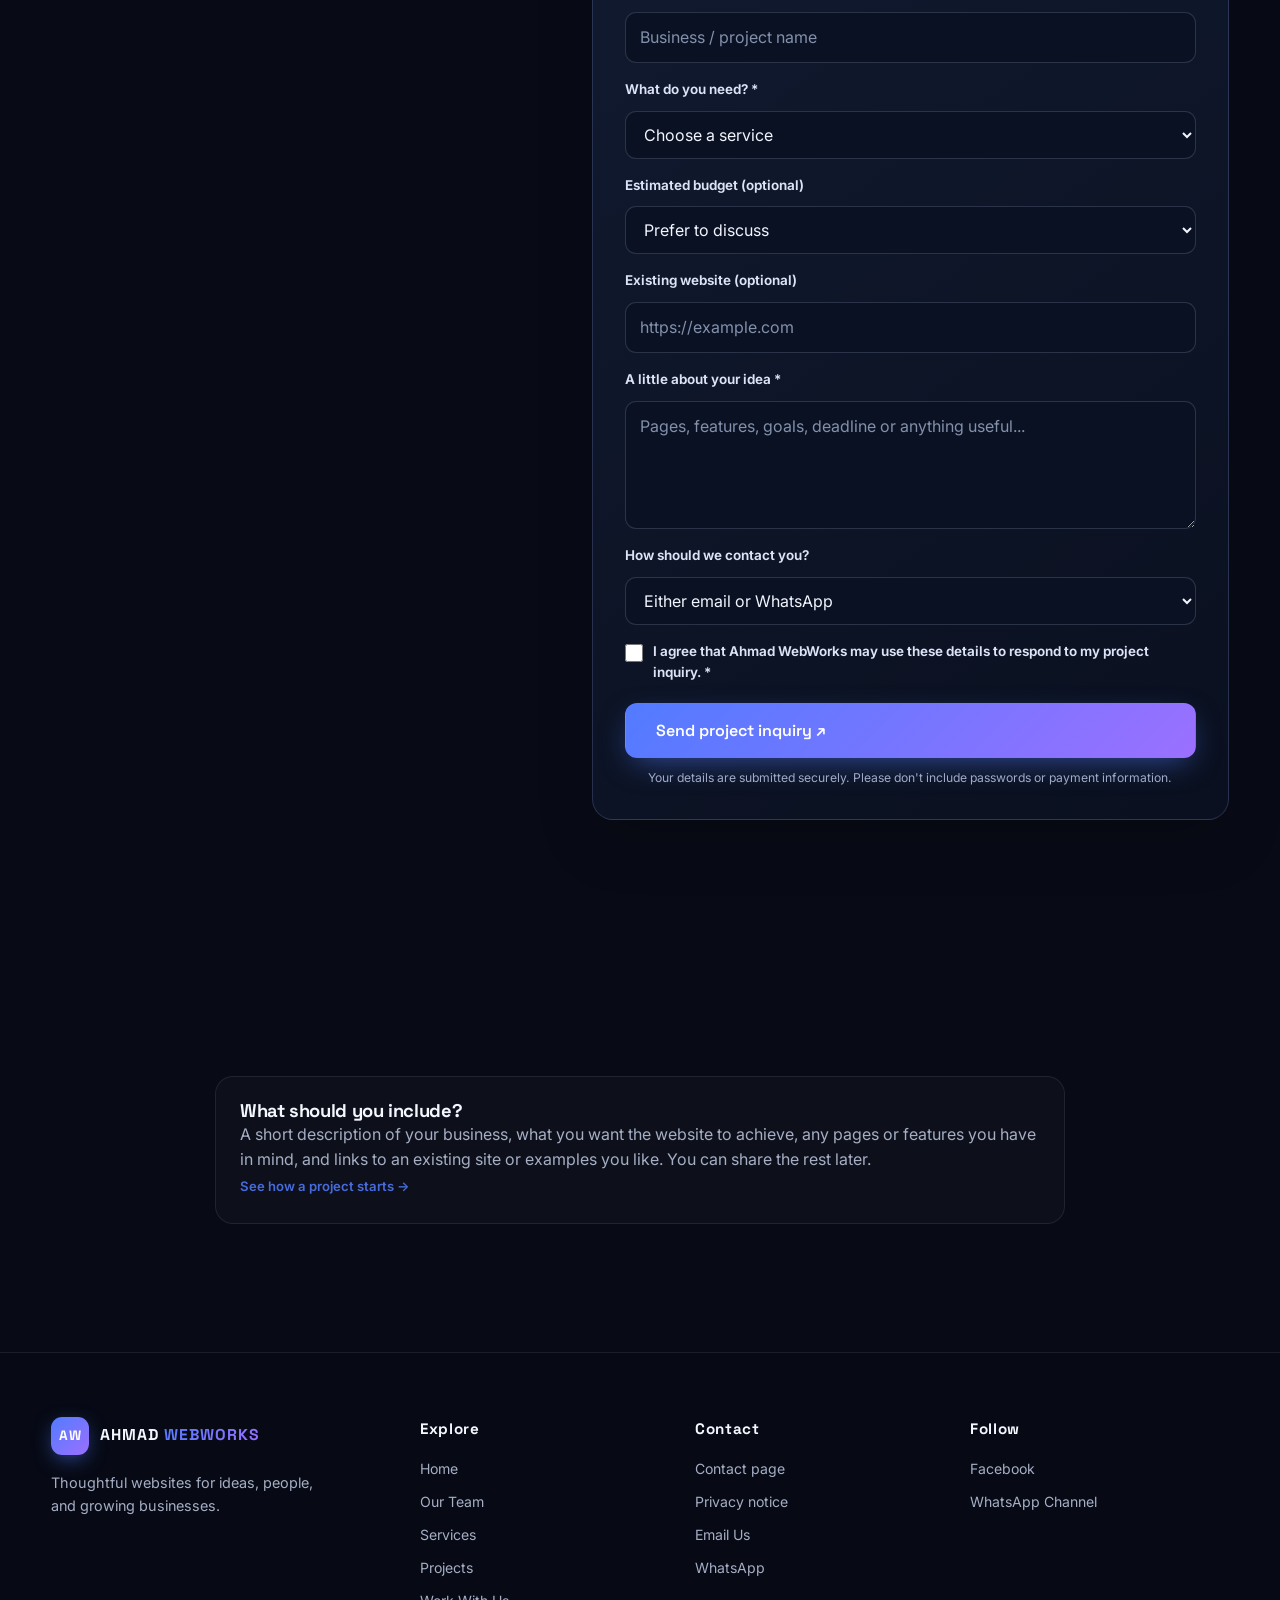
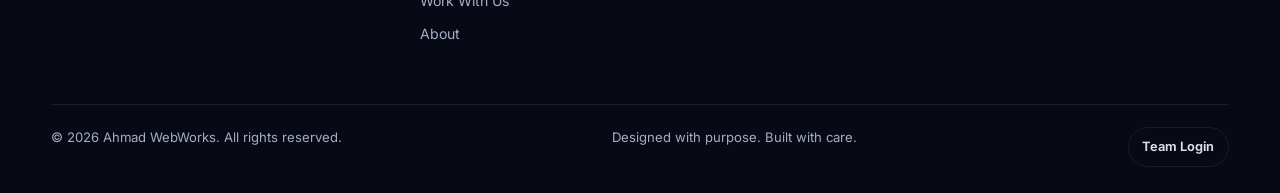
<file: contact.html>
<!DOCTYPE html>
<html lang="en">
<head>
  <meta charset="UTF-8">
  <meta name="viewport" content="width=device-width, initial-scale=1.0">
  <meta name="theme-color" content="#080B16">
  <meta name="author" content="Ahmad Hassan Khan">
  <link rel="preconnect" href="https://fonts.googleapis.com">
  <link rel="preconnect" href="https://fonts.gstatic.com" crossorigin>
  <link href="https://fonts.googleapis.com/css2?family=Inter:wght@400;500;600;700&family=Space+Grotesk:wght@400;500;600;700&display=swap" rel="stylesheet">
  <link rel="stylesheet" href="css/style.css?v=20261124-proof-led1">
  <script src="js/main.js?v=20261126-inquiry" defer></script>
  <title>Contact Ahmad WebWorks</title>
  <meta name="description" content="Contact Ahmad WebWorks to discuss a website, request an improvement or ask a project question.">
  <link rel="canonical" href="https://ahmadwebworks.github.io/ahmad-webworks/contact.html">
  <style>
    .inner-hero{padding:150px 0 55px;text-align:center}.inner-hero h1{max-width:850px;margin:0 auto 1rem}.inner-hero p{max-width:690px;margin:auto}
    .contact-grid{display:grid;grid-template-columns:repeat(2,minmax(0,1fr));gap:1.4rem;max-width:850px;margin:auto}.contact-card{padding:2rem;border:1px solid var(--border);border-radius:20px;background:var(--glass)}.contact-card p{margin:.7rem 0 1.2rem}
    .contact-detail{color:var(--muted);font-size:.9rem;overflow-wrap:anywhere}
    .project-brief-form .brief-consent{display:flex;align-items:flex-start;gap:10px;line-height:1.6}
    .project-brief-form .brief-consent input{width:18px;min-width:18px;min-height:18px;margin-top:3px}
    .project-brief-form .form-note{margin:0;color:var(--muted)}
    .project-brief-form button:disabled{opacity:.7;cursor:wait}
    @media(max-width:640px){.inner-hero{padding-top:125px}.contact-grid{grid-template-columns:1fr}}
  </style>
  <link rel="icon" href="favicon.svg" type="image/svg+xml">
  <meta property="og:site_name" content="Ahmad WebWorks">
  <meta property="og:url" content="https://ahmadwebworks.github.io/ahmad-webworks/contact.html">
  <meta property="og:title" content="Contact Ahmad WebWorks">
  <meta property="og:description" content="Contact Ahmad WebWorks to discuss a website, request an improvement or ask a project question.">
  <meta property="og:type" content="website">
  <meta name="twitter:card" content="summary">
  <meta name="twitter:title" content="Contact Ahmad WebWorks">
  <meta name="twitter:description" content="Contact Ahmad WebWorks to discuss a website, request an improvement or ask a project question.">
  <link rel="stylesheet" href="css/assistant-widget.css?v=20261125-step1">
</head>
<body>
<header class="site-header">
  <nav class="nav container" aria-label="Main navigation">
    <a href="index.html" class="brand" aria-label="Ahmad WebWorks home">
      <span class="brand-mark">AW</span><span class="brand-word">AHMAD <em>WEBWORKS</em></span>
    </a>
    <button class="nav-toggle" type="button" aria-label="Open navigation" aria-controls="primary-navigation" aria-expanded="false">
      <span></span><span></span><span></span>
    </button>
    <div class="nav-backdrop"></div>
    <div class="nav-links" id="primary-navigation">
      <button class="nav-close" type="button" aria-label="Close navigation">×</button>
      <a class="nav-link" href="index.html">Home</a>
      <a class="nav-link" href="team.html">Our Team</a>
      <a class="nav-link" href="services.html">Services</a>
      <a class="nav-link" href="portfolio.html">Projects</a>
      <a class="nav-link" href="about.html">About</a>
      <a class="nav-link active" href="contact.html">Contact</a>
      <a class="btn btn-primary nav-cta" href="contact.html">Let's Talk</a>
    </div>
  </nav>
</header>
<main>
<section class="inner-hero section"><div class="container reveal"><span class="eyebrow center"><span class="eyebrow-dot"></span> GET IN TOUCH</span><h1>Start with a <span class="grad-text">conversation.</span></h1><p>Have a website idea, a question about a service, or an existing site that needs attention? Reach out using whichever channel is easiest.</p></div></section>
<section class="section"><div class="container"><div class="contact-grid">
<article class="contact-card reveal"><span class="sc-icon">↗</span><h2>WhatsApp</h2><p>Send a message about your project and we'll take it from there.</p><a class="btn btn-primary" href="https://wa.me/923704513823" target="_blank" rel="noopener noreferrer">Message on WhatsApp ↗</a></article>
<article class="contact-card reveal d1"><span class="sc-icon">✉</span><h2>Email</h2><p>Prefer email? Send your project details or question directly.</p><p class="contact-detail">ahmadhassankhan79@gmail.com</p><a class="btn btn-ghost" href="mailto:ahmadhassankhan79@gmail.com?subject=Website%20Project%20Enquiry">Send an email ↗</a></article>
</div></div></section>
<section class="section"><div class="container brief-contact-grid">
<div class="brief-contact-copy reveal"><span class="eyebrow"><span class="eyebrow-dot"></span> START A PROJECT</span><h2>Give us the <span class="grad-text">starting details.</span></h2><p class="section-sub">Share a few details and submit securely. Your inquiry is saved for the Ahmad WebWorks team, and we'll follow up using your preferred contact method.</p><ul class="brief-checks"><li>Tell us what you want to build or improve</li><li>Provide at least one way for us to reach you</li><li>Your details are handled under our <a href="privacy.html">Privacy Notice</a></li></ul></div>
<form class="project-brief-form reveal d1" id="projectBriefForm" data-submit-mode="client">
<label for="briefName">Your name *</label><input id="briefName" name="name" autocomplete="name" required minlength="2" maxlength="120" placeholder="How should we address you?">
<label for="briefEmail">Email address</label><input id="briefEmail" name="email" type="email" autocomplete="email" maxlength="254" placeholder="you@example.com">
<label for="briefPhone">WhatsApp / phone number</label><input id="briefPhone" name="phone" type="tel" autocomplete="tel" maxlength="25" placeholder="+92...">
<p class="form-note">Please provide at least one contact method.</p>
<label for="briefBusiness">Business or project</label><input id="briefBusiness" name="business" maxlength="120" placeholder="Business / project name">
<label for="briefService">What do you need? *</label><select id="briefService" name="service" required><option value="">Choose a service</option><option>New business website</option><option>Website design</option><option>Web development</option><option>Website improvements</option><option>Portfolio website</option><option>Not sure yet</option></select>
<label for="briefBudget">Estimated budget (optional)</label><select id="briefBudget" name="budget"><option value="">Prefer to discuss</option><option>Under PKR 20,000</option><option>PKR 20,000–50,000</option><option>PKR 50,000–100,000</option><option>PKR 100,000+</option></select>
<label for="briefWebsite">Existing website (optional)</label><input id="briefWebsite" name="existingWebsite" type="url" maxlength="300" placeholder="https://example.com">
<label for="briefMessage">A little about your idea *</label><textarea id="briefMessage" name="message" rows="4" minlength="10" maxlength="5000" required placeholder="Pages, features, goals, deadline or anything useful..."></textarea>
<label for="briefPreferredContact">How should we contact you?</label><select id="briefPreferredContact" name="preferredContact"><option value="either">Either email or WhatsApp</option><option value="email">Email</option><option value="whatsapp">WhatsApp</option></select>
<label class="brief-consent"><input name="consent" type="checkbox" required> <span>I agree that Ahmad WebWorks may use these details to respond to my project inquiry. *</span></label>
<button class="btn btn-primary btn-lg" type="submit">Send project inquiry ↗</button><p class="form-note" id="briefFormStatus" role="status" aria-live="polite">Your details are submitted securely. Please don't include passwords or payment information.</p>
</form></div></section>
<section class="section"><div class="container"><div class="note-panel reveal" style="max-width:850px;margin:auto;padding:1.5rem;border:1px solid var(--border);border-radius:18px;background:rgba(255,255,255,.025)"><h3>What should you include?</h3><p>A short description of your business, what you want the website to achieve, any pages or features you have in mind, and links to an existing site or examples you like. You can share the rest later.</p><a class="sc-link" href="work-with-us.html">See how a project starts →</a></div></div></section>
</main><footer class="site-footer">
  <div class="container">
    <div class="footer-grid">
      <div class="f-brand">
        <a href="index.html" class="brand"><span class="brand-mark">AW</span><span class="brand-word">AHMAD <em>WEBWORKS</em></span></a>
        <p class="f-tag">Thoughtful websites for ideas, people, and growing businesses.</p>
      </div>
      <div class="f-col">
        <h4>Explore</h4>
        <a href="index.html">Home</a>
        <a href="team.html">Our Team</a>
        <a href="services.html">Services</a>
        <a href="portfolio.html">Projects</a>
        <a href="work-with-us.html">Work With Us</a>
        <a href="about.html">About</a>
      </div>
      <div class="f-col">
        <h4>Contact</h4>
        <a href="contact.html">Contact page</a>
        <a href="privacy.html">Privacy notice</a>
        <a href="mailto:ahmadhassankhan79@gmail.com">Email Us</a>
        <a href="https://wa.me/923704513823" target="_blank" rel="noopener noreferrer">WhatsApp</a>
      </div>
      <div class="f-col">
        <h4>Follow</h4>
        <a href="https://www.facebook.com/profile.php?id=61596110341289" target="_blank" rel="noopener noreferrer">Facebook</a>
        <a href="https://whatsapp.com/channel/0029VbDgUJtKrWQwrKaFiu3S" target="_blank" rel="noopener noreferrer">WhatsApp Channel</a>
      </div>
    </div>
    <div class="footer-bottom">
      <p>© <span id="year"></span> Ahmad WebWorks. All rights reserved.</p>
      <p>Designed with purpose. Built with care.</p>
      <a class="footer-team-login" href="portal.html">Team Login</a>
    </div>
  </div>
</footer>
  <script src="js/assistant-widget.js?v=20261126-reset" defer></script>
</body>
</html>
</file>
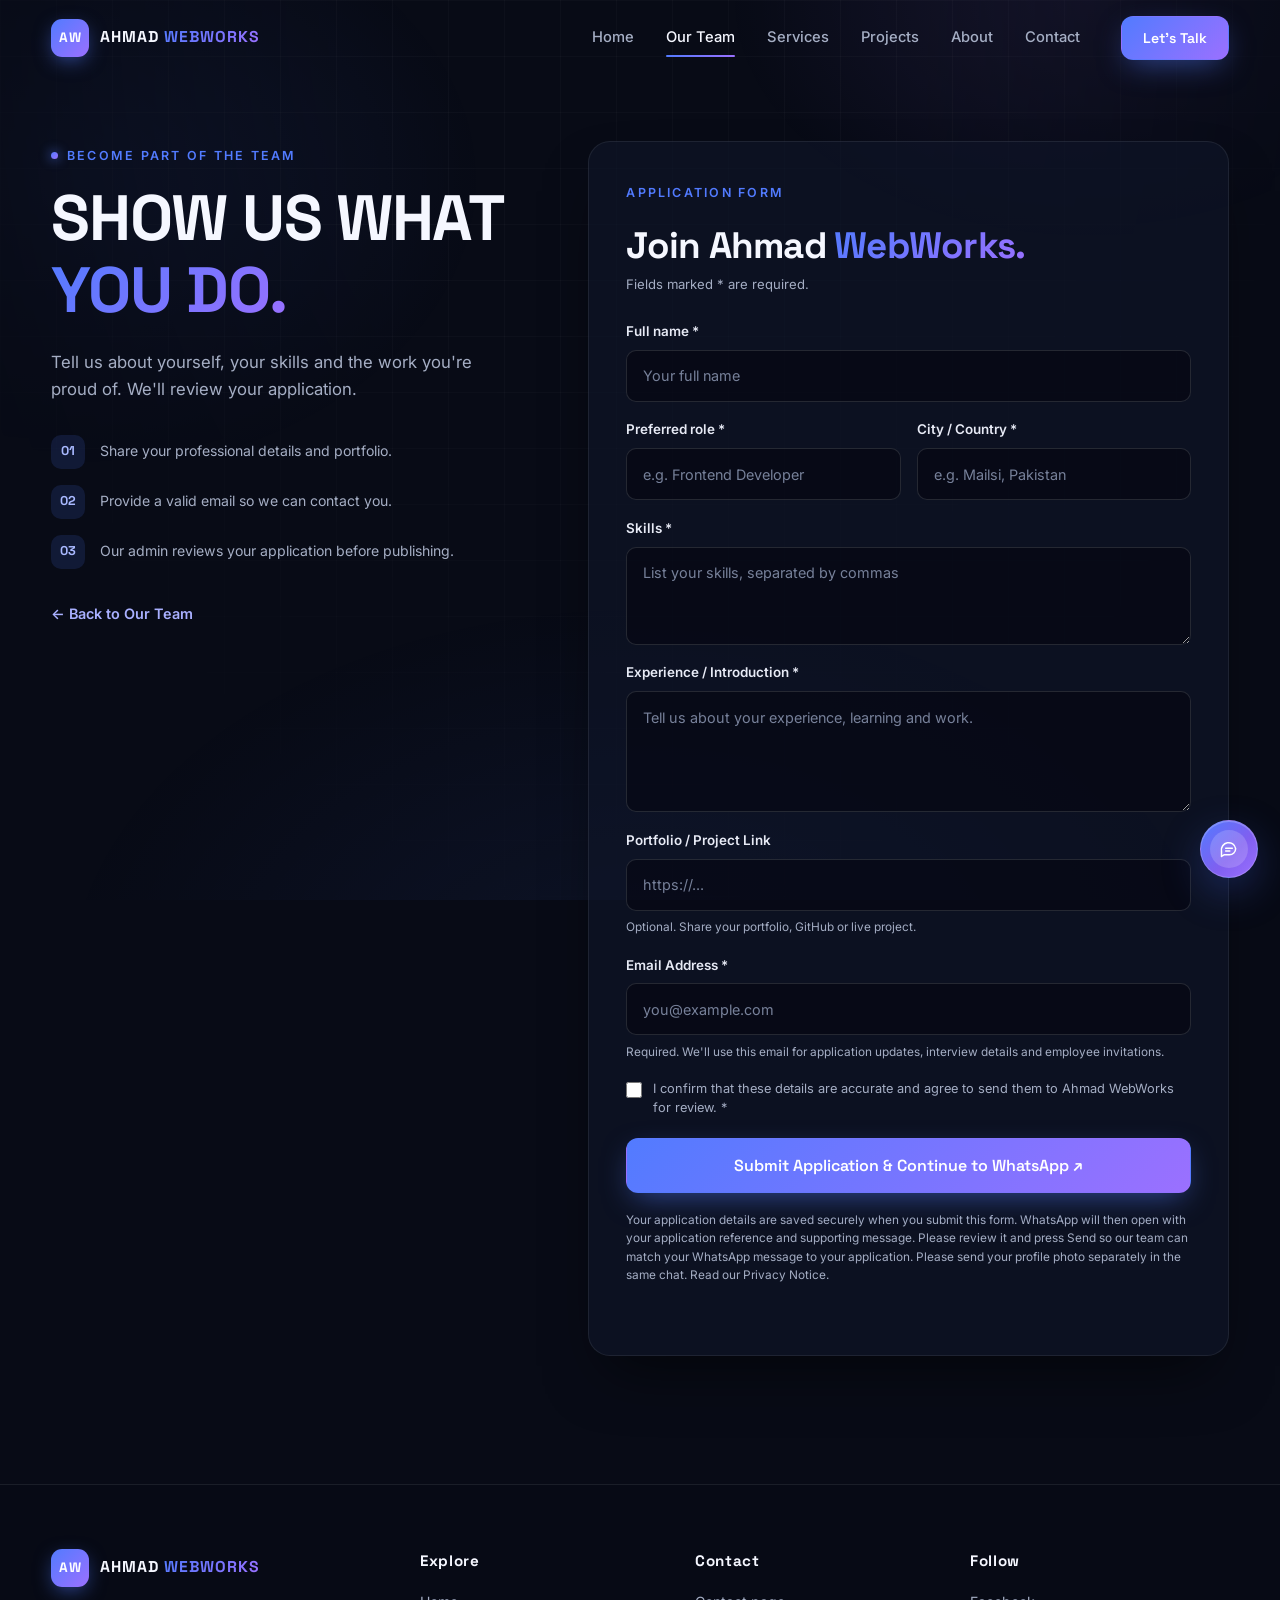
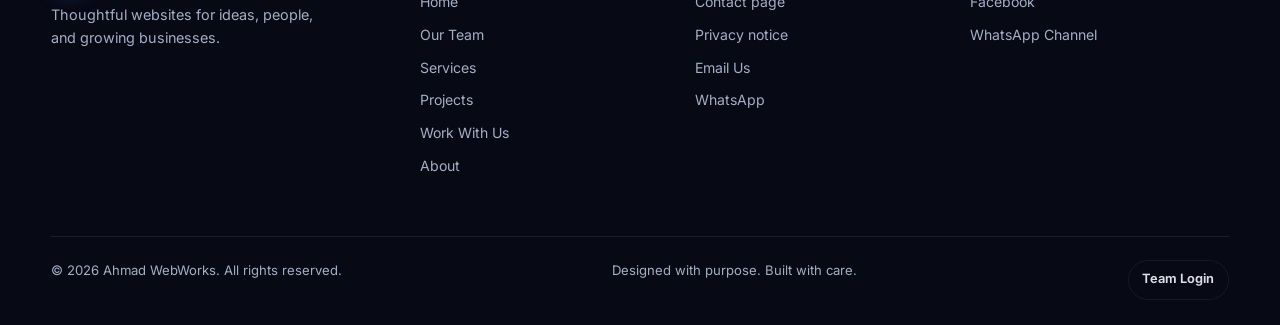
<file: join-team.html>
<!DOCTYPE html>
<html lang="en">
<head>
  <meta charset="UTF-8">
  <meta name="viewport" content="width=device-width, initial-scale=1.0">
  <meta name="theme-color" content="#080B16">
  <meta name="description" content="Apply to join Ahmad WebWorks and submit your professional portfolio.">
  <link rel="canonical" href="https://ahmadwebworks.github.io/ahmad-webworks/join-team.html">
  <title>Join Our Team | Ahmad WebWorks</title>

  <link rel="preconnect" href="https://fonts.googleapis.com">
  <link rel="preconnect" href="https://fonts.gstatic.com" crossorigin>
  <link href="https://fonts.googleapis.com/css2?family=Inter:wght@400;500;600;700&family=Space+Grotesk:wght@400;500;600;700&display=swap" rel="stylesheet">

  <link rel="stylesheet" href="css/style.css">
  <link rel="stylesheet" href="css/team.css">

  <script src="js/main.js" defer></script>
  <script type="module" src="js/team.js"></script>
  <link rel="icon" href="favicon.svg" type="image/svg+xml">
  <meta property="og:site_name" content="Ahmad WebWorks">
  <meta property="og:url" content="https://ahmadwebworks.github.io/ahmad-webworks/join-team.html">
  <meta property="og:title" content="Join Our Team | Ahmad WebWorks">
  <meta property="og:description" content="Apply to join Ahmad WebWorks and submit your professional portfolio.">
  <meta property="og:type" content="website">
  <meta name="twitter:card" content="summary">
  <meta name="twitter:title" content="Join Our Team | Ahmad WebWorks">
  <meta name="twitter:description" content="Apply to join Ahmad WebWorks and submit your professional portfolio.">
  <link rel="stylesheet" href="css/assistant-widget.css?v=20261125-step1">
</head>

<body>

<header class="site-header">
  <nav class="nav container" aria-label="Main navigation">
    <a href="index.html" class="brand" aria-label="Ahmad WebWorks home">
      <span class="brand-mark">AW</span><span class="brand-word">AHMAD <em>WEBWORKS</em></span>
    </a>
    <button class="nav-toggle" type="button" aria-label="Open navigation" aria-controls="primary-navigation" aria-expanded="false">
      <span></span><span></span><span></span>
    </button>
    <div class="nav-backdrop"></div>
    <div class="nav-links" id="primary-navigation">
      <button class="nav-close" type="button" aria-label="Close navigation">×</button>
      <a class="nav-link" href="index.html">Home</a>
      <a class="nav-link active" href="team.html">Our Team</a>
      <a class="nav-link" href="services.html">Services</a>
      <a class="nav-link" href="portfolio.html">Projects</a>
      <a class="nav-link" href="about.html">About</a>
      <a class="nav-link" href="contact.html">Contact</a>
      <a class="btn btn-primary nav-cta" href="contact.html">Let's Talk</a>
    </div>
  </nav>
</header>

<main class="team-page">

<section class="section application-section">

<div class="container application-layout">

  <div class="application-intro reveal">

    <span class="eyebrow">
      <span class="eyebrow-dot"></span>
      BECOME PART OF THE TEAM
    </span>

    <h1>
      Show us what
      <span class="grad-text">you do.</span>
    </h1>

    <p class="application-lead">
      Tell us about yourself, your skills and the work
      you're proud of. We'll review your application.
    </p>

    <div class="application-points">

      <div>
        <span>01</span>
        <p>Share your professional details and portfolio.</p>
      </div>

      <div>
        <span>02</span>
        <p>Provide a valid email so we can contact you.</p>
      </div>

      <div>
        <span>03</span>
        <p>Our admin reviews your application before publishing.</p>
      </div>

    </div>

    <a href="team.html" class="back-link">
      ← Back to Our Team
    </a>

  </div>

  <div class="application-card reveal d1">

    <div class="application-card-head">
      <span class="eyebrow">APPLICATION FORM</span>
      <h2>Join Ahmad <span class="grad-text">WebWorks.</span></h2>
      <p>Fields marked * are required.</p>
    </div>

    <form method="post" id="employeeApplication" class="employee-form" novalidate>
      <div aria-hidden="true" style="position:absolute;left:-10000px;top:auto;width:1px;height:1px;overflow:hidden;">
        <label for="siteReference">Leave this field empty</label>
        <input id="siteReference" name="site_reference" type="text" tabindex="-1" autocomplete="off">
      </div>

      <div class="form-field">
        <label for="fullName">Full name *</label>
        <input id="fullName" name="fullName"
          type="text" maxlength="80"
          autocomplete="name"
          placeholder="Your full name" required>
      </div>

      <div class="form-row">

        <div class="form-field">
          <label for="role">Preferred role *</label>
          <input id="role" name="role"
            type="text" maxlength="80"
            placeholder="e.g. Frontend Developer" required>
        </div>

        <div class="form-field">
          <label for="location">City / Country *</label>
          <input id="location" name="location"
            type="text" maxlength="80"
            placeholder="e.g. Mailsi, Pakistan" required>
        </div>

      </div>

      <div class="form-field">
        <label for="skills">Skills *</label>
        <textarea id="skills" name="skills"
          rows="3" maxlength="500"
          placeholder="List your skills, separated by commas"
          required></textarea>
      </div>

      <div class="form-field">
        <label for="experience">Experience / Introduction *</label>
        <textarea id="experience" name="experience"
          rows="4" maxlength="1000"
          placeholder="Tell us about your experience, learning and work."
          required></textarea>
      </div>

      <div class="form-field">
        <label for="portfolio">Portfolio / Project Link</label>
        <input id="portfolio" name="portfolio"
          type="url" maxlength="250"
          placeholder="https://...">
        <span class="field-hint">
          Optional. Share your portfolio, GitHub or live project.
        </span>
      </div>

      <div class="form-field">
        <label for="email">Email Address *</label>
        <input id="email" name="email"
          type="email" maxlength="120"
          autocomplete="email"
          placeholder="you@example.com"
          required>
        <span class="field-hint">
          Required. We'll use this email for application updates,
          interview details and employee invitations.
        </span>
      </div>

      <label class="consent-check">
        <input type="checkbox" id="consent" required>
        <span>
          I confirm that these details are accurate and
          agree to send them to Ahmad WebWorks for review. *
        </span>
      </label>

      <button class="btn btn-primary btn-lg form-submit" type="submit">
        Submit Application & Continue to WhatsApp ↗
      </button>

      <p class="form-privacy">
        Your application details are saved securely when you submit
        this form. WhatsApp will then open with your application
        reference and supporting message. Please review it and press
        Send so our team can match your WhatsApp message to your
        application. Please send your profile photo separately in the same chat.
        <a href="privacy.html">Read our Privacy Notice</a>.
      </p>

      <p id="formMessage" class="form-message"
         role="status" aria-live="polite"></p>

    </form>

  </div>

</div>
</section>
</main>

<footer class="site-footer">
  <div class="container">
    <div class="footer-grid">
      <div class="f-brand">
        <a href="index.html" class="brand"><span class="brand-mark">AW</span><span class="brand-word">AHMAD <em>WEBWORKS</em></span></a>
        <p class="f-tag">Thoughtful websites for ideas, people, and growing businesses.</p>
      </div>
      <div class="f-col">
        <h4>Explore</h4>
        <a href="index.html">Home</a>
        <a href="team.html">Our Team</a>
        <a href="services.html">Services</a>
        <a href="portfolio.html">Projects</a>
        <a href="work-with-us.html">Work With Us</a>
        <a href="about.html">About</a>
      </div>
      <div class="f-col">
        <h4>Contact</h4>
        <a href="contact.html">Contact page</a>
        <a href="privacy.html">Privacy notice</a>
        <a href="mailto:ahmadhassankhan79@gmail.com">Email Us</a>
        <a href="https://wa.me/923704513823" target="_blank" rel="noopener noreferrer">WhatsApp</a>
      </div>
      <div class="f-col">
        <h4>Follow</h4>
        <a href="https://www.facebook.com/profile.php?id=61596110341289" target="_blank" rel="noopener noreferrer">Facebook</a>
        <a href="https://whatsapp.com/channel/0029VbDgUJtKrWQwrKaFiu3S" target="_blank" rel="noopener noreferrer">WhatsApp Channel</a>
      </div>
    </div>
    <div class="footer-bottom">
      <p>© <span id="year"></span> Ahmad WebWorks. All rights reserved.</p>
      <p>Designed with purpose. Built with care.</p>
      <a class="footer-team-login" href="portal.html">Team Login</a>
    </div>
  </div>
</footer>

  <script src="js/assistant-widget.js?v=20261126-reset" defer></script>
</body>
</html>
</file>
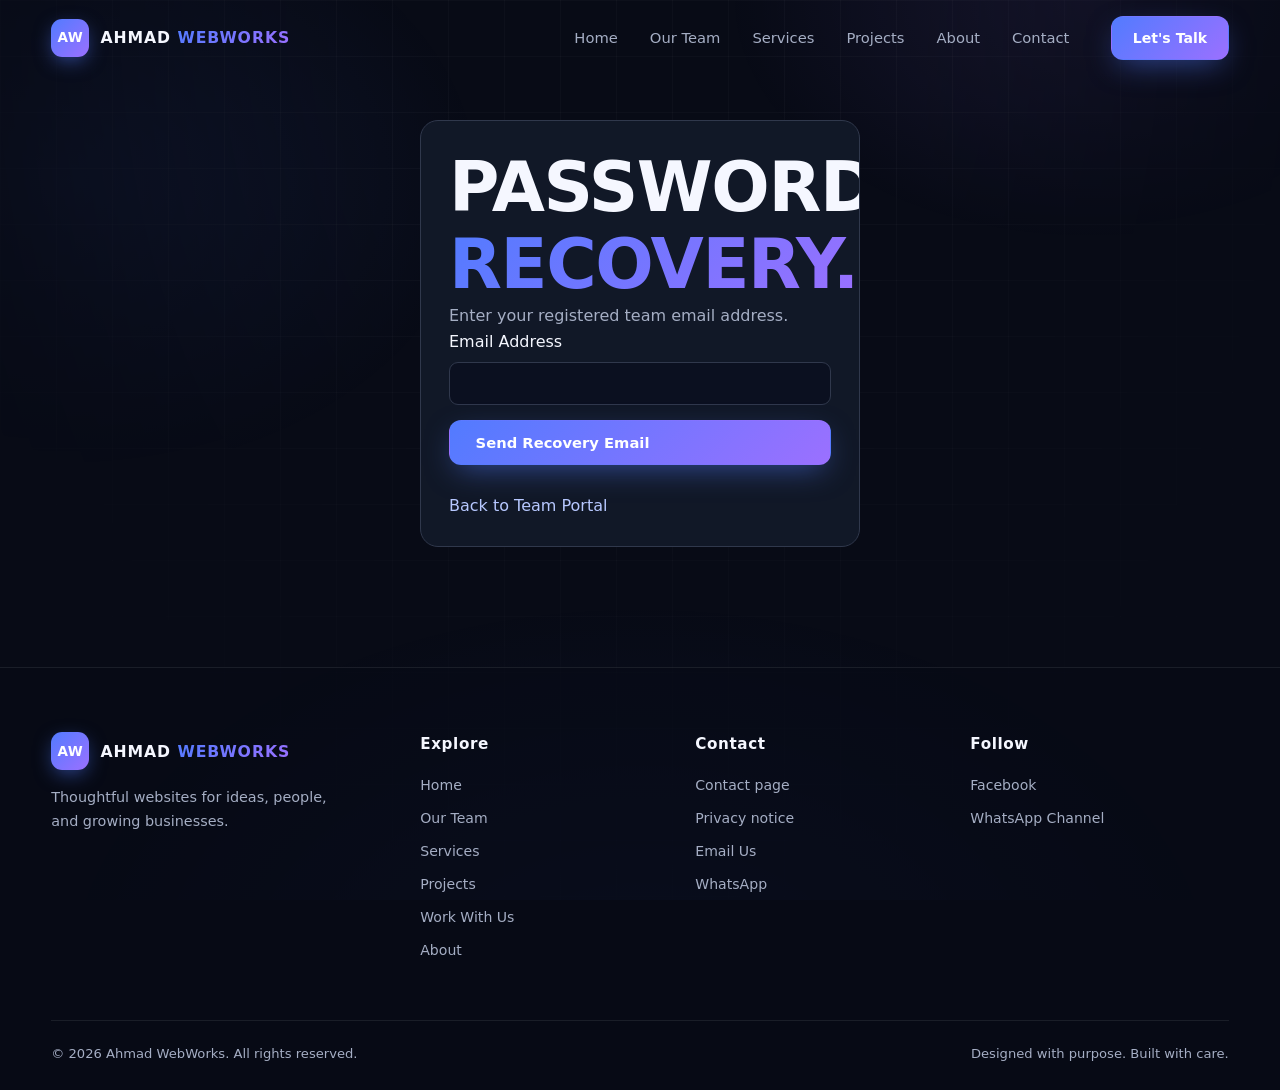
<file: password-recovery.html>
<!DOCTYPE html>
<html lang="en">
<head>
  <meta charset="UTF-8">
  <meta name="viewport" content="width=device-width, initial-scale=1">
  <meta name="theme-color" content="#080B16">
  <title>Password Recovery | Ahmad WebWorks</title>
  <meta name="description" content="Secure password recovery for Ahmad WebWorks team accounts.">
  <link rel="stylesheet" href="css/style.css">
  <style>
    .recovery-card {
      width: min(440px, 92%);
      margin: 120px auto;
      padding: 28px;
      background: #111827;
      border: 1px solid #30384c;
      border-radius: 18px;
    }
    .recovery-form {
      display: grid;
      gap: 15px;
    }
    .recovery-form label {
      display: grid;
      gap: 8px;
    }
    .recovery-form input {
      width: 100%;
      box-sizing: border-box;
      padding: 13px;
      border: 1px solid #30384c;
      border-radius: 9px;
      background: #0b1020;
      color: white;
    }
    .message {
      min-height: 28px;
      color: #b7c8ff;
      overflow-wrap: anywhere;
    }
    .back-link { color: #b7c8ff; }
    .hidden { display: none !important; }
  </style>
  <link rel="icon" href="favicon.svg" type="image/svg+xml">
  <meta name="robots" content="noindex, nofollow">
<script src="js/main.js" defer></script>
</head>
<body>
<header class="site-header"><nav class="nav container" aria-label="Main navigation"><a href="index.html" class="brand" aria-label="Ahmad WebWorks home"><span class="brand-mark">AW</span><span class="brand-word">AHMAD <em>WEBWORKS</em></span></a><button class="nav-toggle" type="button" aria-label="Open navigation" aria-controls="primary-navigation" aria-expanded="false"><span></span><span></span><span></span></button><div class="nav-backdrop"></div><div class="nav-links" id="primary-navigation"><a class="nav-link" href="index.html">Home</a><a class="nav-link" href="team.html">Our Team</a><a class="nav-link" href="services.html">Services</a><a class="nav-link" href="portfolio.html">Projects</a><a class="nav-link" href="about.html">About</a><a class="nav-link" href="contact.html">Contact</a><a class="btn btn-primary nav-cta" href="contact.html">Let's Talk</a></div></nav></header>

<main class="recovery-card">
  <h1>Password <span class="grad-text">Recovery.</span></h1>
  <p id="description">Enter your registered team email address.</p>

  <form method="post" id="requestForm" class="recovery-form">
    <label>Email Address
      <input id="email" type="email" required autocomplete="email">
    </label>
    <button class="btn btn-primary" type="submit">Send Recovery Email</button>
  </form>

  <form method="post" id="updateForm" class="recovery-form hidden">
    <label>New Password
      <input id="password" type="password" minlength="8" required autocomplete="new-password">
    </label>
    <label>Confirm Password
      <input id="confirmPassword" type="password" minlength="8" required autocomplete="new-password">
    </label>
    <button class="btn btn-primary" type="submit">Update Password</button>
  </form>

  <p id="message" class="message" role="status"></p>
  <a class="back-link" href="portal.html">Back to Team Portal</a>
</main>

<script type="module">
import { createClient } from
"https://esm.sh/@supabase/supabase-js@2";

const supabase = createClient(
  "https://vxdzyfbxcorxqysvlzgn.supabase.co",
  "sb_publishable_egeeneg2jGd6y2yotB_Bdw_FR2XMVJB"
);

const recoveryURL =
  "https://ahmadwebworks.github.io/ahmad-webworks/password-recovery.html";

const portalURL =
  "https://ahmadwebworks.github.io/ahmad-webworks/portal.html";

const $ = id => document.getElementById(id);
let recoveryReady = false;
let submitting = false;

function message(text) {
  $("message").textContent = text;
}

function showRecoveryForm() {
  recoveryReady = true;
  $("requestForm").classList.add("hidden");
  $("updateForm").classList.remove("hidden");
  $("description").textContent =
    "Your recovery link is verified. Choose a new password.";
  message("Enter and confirm your new password.");
}

const { data: authListener } = supabase.auth.onAuthStateChange(
  async (event, session) => {
    if (event === "PASSWORD_RECOVERY" && session) {
      showRecoveryForm();
    }
  }
);

$("requestForm").addEventListener("submit", async event => {
  event.preventDefault();
  if (submitting) return;
  submitting = true;

  const button = event.submitter;
  button.disabled = true;
  message("Sending recovery email...");

  try {
    const { error } = await supabase.auth.resetPasswordForEmail(
      $("email").value.trim(),
      { redirectTo: recoveryURL }
    );

    if (error) throw error;

    message(
      "If an account exists for this address, a recovery email has been sent. Check your inbox and spam folder."
    );
  } catch (error) {
    message(error.message);
  } finally {
    submitting = false;
    button.disabled = false;
  }
});

$("updateForm").addEventListener("submit", async event => {
  event.preventDefault();
  if (!recoveryReady || submitting) return;

  const password = $("password").value;
  const confirmation = $("confirmPassword").value;

  if (password.length < 8) {
    message("Password must contain at least 8 characters.");
    return;
  }

  if (password !== confirmation) {
    message("Passwords do not match.");
    return;
  }

  submitting = true;
  const button = event.submitter;
  button.disabled = true;
  message("Updating your password...");

  try {
    const { data: sessionData, error: sessionError } =
      await supabase.auth.getSession();

    if (sessionError) throw sessionError;
    if (!sessionData.session) {
      throw new Error("Recovery session expired. Request a new link.");
    }

    const { error } = await supabase.auth.updateUser({ password });
    if (error) throw error;

    recoveryReady = false;
    $("updateForm").classList.add("hidden");
    message("Password updated successfully. Returning to Team Portal...");

    await supabase.auth.signOut();

    setTimeout(() => {
      location.href = portalURL;
    }, 2200);
  } catch (error) {
    message(error.message);
  } finally {
    submitting = false;
    button.disabled = false;
  }
});

const hash = new URLSearchParams(location.hash.slice(1));
const params = new URLSearchParams(location.search);

if (hash.has("error")) {
  message(
    hash.get("error_description") ||
    "This recovery link is invalid or expired. Request another one."
  );
} else if (
  params.has("code") ||
  hash.has("access_token")
) {
  message("Verifying your recovery link...");
}
</script>
<footer class="site-footer"><div class="container"><div class="footer-grid"><div class="f-brand"><a href="index.html" class="brand"><span class="brand-mark">AW</span><span class="brand-word">AHMAD <em>WEBWORKS</em></span></a><p class="f-tag">Thoughtful websites for ideas, people, and growing businesses.</p></div><div class="f-col"><h4>Explore</h4><a href="index.html">Home</a><a href="team.html">Our Team</a><a href="services.html">Services</a><a href="portfolio.html">Projects</a>
        <a href="work-with-us.html">Work With Us</a><a href="about.html">About</a></div><div class="f-col"><h4>Contact</h4><a href="contact.html">Contact page</a><a href="privacy.html">Privacy notice</a><a href="mailto:ahmadhassankhan79@gmail.com">Email Us</a><a href="https://wa.me/923704513823" target="_blank" rel="noopener noreferrer">WhatsApp</a></div><div class="f-col"><h4>Follow</h4><a href="https://www.facebook.com/profile.php?id=61596110341289" target="_blank" rel="noopener noreferrer">Facebook</a><a href="https://whatsapp.com/channel/0029VbDgUJtKrWQwrKaFiu3S" target="_blank" rel="noopener noreferrer">WhatsApp Channel</a></div></div><div class="footer-bottom"><p>© <span id="year"></span> Ahmad WebWorks. All rights reserved.</p><p>Designed with purpose. Built with care.</p></div></div></footer>
</body>
</html>
</file>
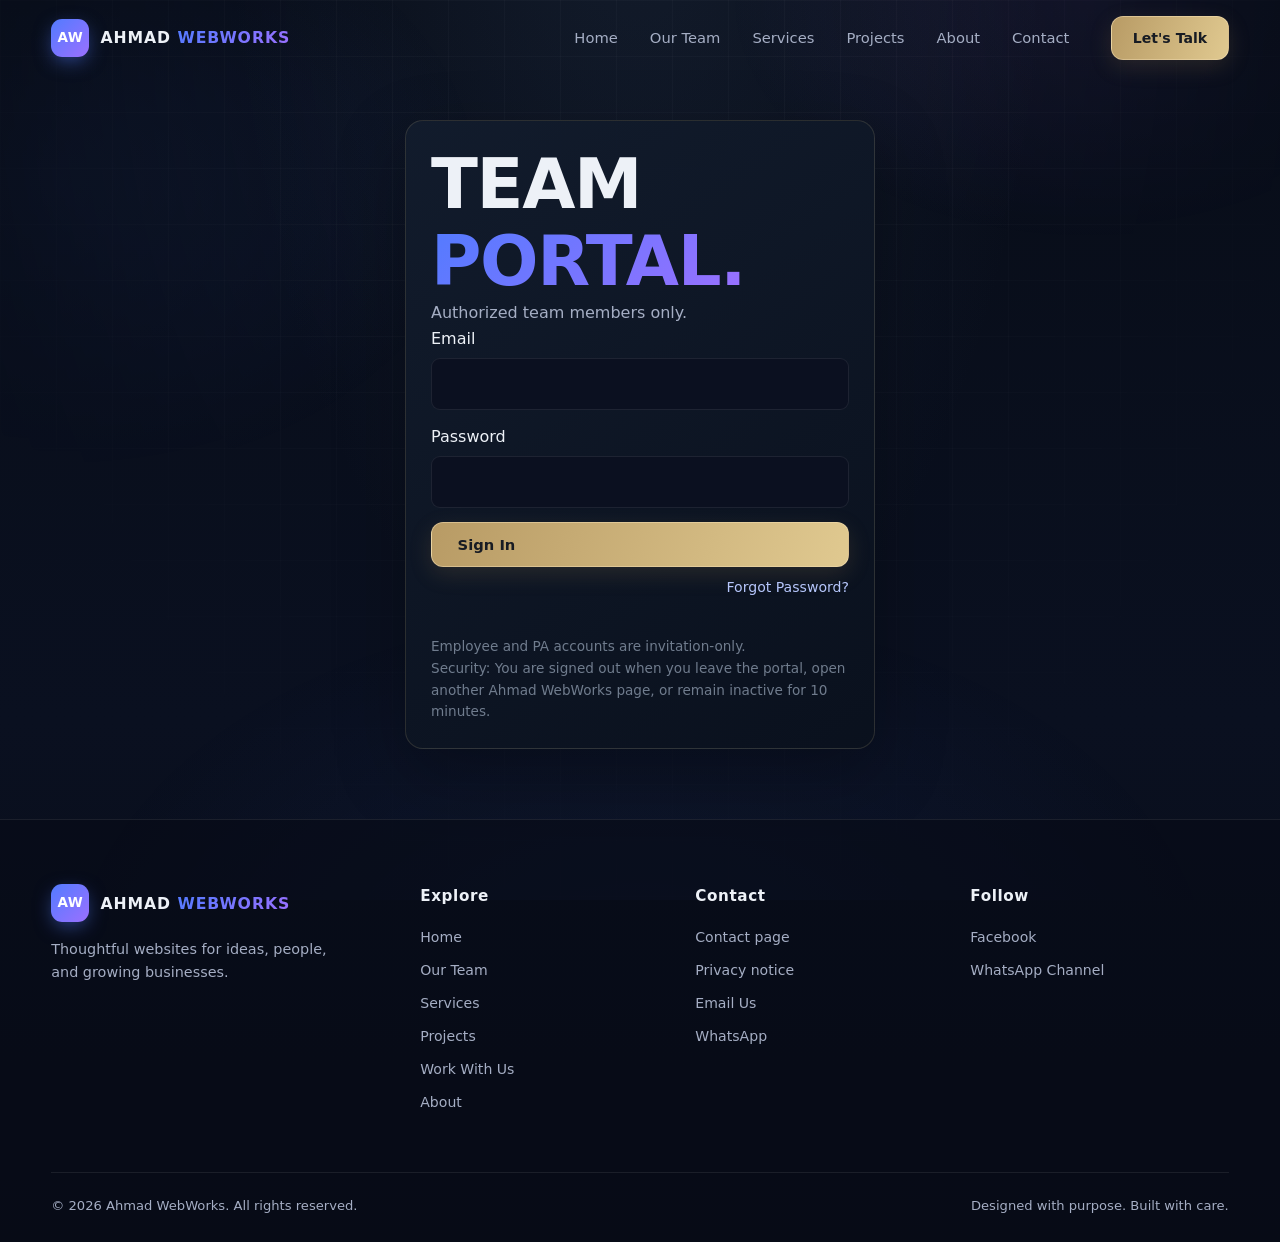
<file: portal.html>
<!DOCTYPE html>
<html lang="en">
<head>
  <meta charset="UTF-8">
  <meta name="viewport" content="width=device-width, initial-scale=1">
  <meta name="theme-color" content="#080B16">
  <title>Team Portal | Ahmad WebWorks</title>
  <meta name="description" content="Ahmad WebWorks secure team portal.">
  <link rel="stylesheet" href="css/style.css">
  <link rel="stylesheet" href="css/team.css">
  <link rel="stylesheet" href="css/portal.css?v=20261124-premium1">

  <style>
    .portal {
      width: min(1100px, 92%);
      margin: 120px auto 70px;
    }
    .panel {
      background: var(--glass, #111827);
      border: 1px solid var(--border, #30384c);
      border-radius: 18px;
      padding: 25px;
      margin: 18px 0;
    }
    .login, .invite-panel {
      max-width: 470px;
      margin: auto;
    }
    .fields {
      display: grid;
      gap: 14px;
    }
    .fields label {
      display: grid;
      gap: 7px;
    }
    .fields input, .fields textarea {
      width: 100%;
      padding: 12px;
      border: 1px solid var(--border, #30384c);
      border-radius: 9px;
      background: #0b1020;
      color: white;
      font: inherit;
    }
    .fields textarea { min-height: 90px; }
    .stats {
      display: grid;
      grid-template-columns: repeat(3, 1fr);
      gap: 12px;
    }
    .stat {
      padding: 18px;
      border: 1px solid var(--border, #30384c);
      border-radius: 12px;
      margin: 10px 0;
    }
    .stat b {
      display: block;
      font-size: 1.7rem;
    }
    .tabs, .actions {
      display: flex;
      flex-wrap: wrap;
      gap: 9px;
      margin: 14px 0;
    }
    .tab, .act {
      padding: 9px 13px;
      border: 1px solid var(--border, #30384c);
      border-radius: 9px;
      background: #141b30;
      color: white;
      cursor: pointer;
    }
    .tab.active, .act.primary {
      background: var(--grad, #5546c8);
    }
    .act.danger { border-color: #a44b58; }
    .tablewrap { overflow-x: auto; }
    table {
      width: 100%;
      min-width: 650px;
      border-collapse: collapse;
    }
    td, th {
      text-align: left;
      padding: 11px;
      border-bottom: 1px solid var(--border, #30384c);
      vertical-align: top;
    }
    .muted { opacity: .7; font-size: .85rem; }
    .msg { min-height: 24px; color: #b7c8ff; }
    .hidden { display: none !important; }

    .forgot-link {
      display: block;
      text-align: right;
      color: #b7c8ff;
      font-size: .88rem;
      text-decoration: none;
      margin-top: -5px;
    }
    .forgot-link:hover { text-decoration: underline; }

    @media(max-width:650px) {
      .stats { grid-template-columns: 1fr; }
    }
  </style>

  <script type="module" src="js/portal.js?v=20261126-auto-logout"></script>
  <link rel="icon" href="favicon.svg" type="image/svg+xml">
  <meta name="robots" content="noindex, nofollow">
<script src="js/main.js?v=20261126-auto-logout" defer></script>
</head>

<body>
<header class="site-header"><nav class="nav container" aria-label="Main navigation"><a href="index.html" class="brand" aria-label="Ahmad WebWorks home"><span class="brand-mark">AW</span><span class="brand-word">AHMAD <em>WEBWORKS</em></span></a><button class="nav-toggle" type="button" aria-label="Open navigation" aria-controls="primary-navigation" aria-expanded="false"><span></span><span></span><span></span></button><div class="nav-backdrop"></div><div class="nav-links" id="primary-navigation">
      <button class="nav-close" type="button" aria-label="Close navigation">×</button><a class="nav-link" href="index.html">Home</a><a class="nav-link" href="team.html">Our Team</a><a class="nav-link" href="services.html">Services</a><a class="nav-link" href="portfolio.html">Projects</a><a class="nav-link" href="about.html">About</a><a class="nav-link" href="contact.html">Contact</a><a class="btn btn-primary nav-cta" href="contact.html">Let's Talk</a></div></nav></header>

<main class="portal">

  <section id="login" class="panel login">
    <h1>Team <span class="grad-text">Portal.</span></h1>
    <p>Authorized team members only.</p>

    <form method="post" id="loginForm" class="fields">
      <label>Email
        <input name="email" type="email" required autocomplete="username">
      </label>

      <label>Password
        <input name="password" type="password" required autocomplete="current-password">
      </label>

      <button class="btn btn-primary" type="submit">Sign In</button>

      <a class="forgot-link" href="password-recovery.html">
        Forgot Password?
      </a>

      <p id="loginMsg" class="msg" role="status"></p>
    </form>

    <p class="muted">Employee and PA accounts are invitation-only.</p>
    <p class="muted portal-session-note">Security: You are signed out when you leave the portal, open another Ahmad WebWorks page, or remain inactive for 10 minutes.</p>
  </section>

  <section id="inviteSetup" class="panel invite-panel hidden">
    <h1>Accept <span class="grad-text">Invitation.</span></h1>
    <p id="inviteInfo">Create a password for your Ahmad WebWorks team account.</p>

    <form method="post" id="inviteForm" class="fields">
      <label>Email
        <input id="inviteEmail" type="email" readonly>
      </label>

      <label>Create Password
        <input name="password" type="password" minlength="8" required autocomplete="new-password">
      </label>

      <label>Confirm Password
        <input name="confirm_password" type="password" minlength="8" required autocomplete="new-password">
      </label>

      <button class="btn btn-primary" type="submit">Set Password & Accept</button>
      <p id="inviteMsg" class="msg" role="status"></p>
    </form>

    <p id="inviteDone" class="msg hidden"></p>
  </section>

  <section id="workspace" class="hidden">
    <div>
      <h1 id="welcome">Workspace</h1>
      <p id="roleText"></p>
      <button id="logout" class="act" type="button">Sign Out</button>
    </div>

    <div id="admin" class="hidden">
      <div class="stats" id="paStats">
        <div class="stat">Applications<b id="appCount">0</b></div>
        <div class="stat">Active Employees<b id="empCount">0</b></div>
        <div class="stat">Pending Reviews<b id="reviewCount">0</b></div>
      </div>

      <div class="executive-heading">
        <div><span class="portal-eyebrow">EXECUTIVE OFFICE</span><h2>Executive Command Centre</h2><p class="muted">A single place to lead people, delivery and company operations.</p></div>
        
      </div>
      <div class="executive-layout">
        <nav class="executive-nav" aria-label="Executive sections">
          <button type="button" class="tab active" data-tab="overview">◈ <span>Overview</span></button>
          <button type="button" class="tab" data-tab="apps">▤ <span>Applications</span></button>
          <button type="button" class="tab" data-tab="people">♙ <span>People & Access</span></button>
          <button type="button" class="tab" data-tab="work">⚑ <span>Work Command</span></button>
          <button type="button" class="tab" data-tab="reviews">✧ <span>Portfolio Reviews</span></button>
          <button type="button" class="tab" data-tab="reports">▥ <span>Reports & Analytics</span></button>
        </nav>
        <div class="executive-pages">
          <section id="overview" class="panel executive-page">
            <div class="portal-overview-heading"><div><span class="portal-eyebrow">LIVE BUSINESS SNAPSHOT</span><h2>Welcome to your command centre</h2></div><span class="portal-account-pill"><span></span> Founder access</span></div>
            <div class="executive-kpis">
              <article class="executive-kpi"><small>Applications</small><strong id="ceoAppKpi">0</strong><span>All received applications</span></article>
              <article class="executive-kpi"><small>Active employees</small><strong id="ceoEmployeeKpi">0</strong><span>Active team accounts</span></article>
              <article class="executive-kpi"><small>Pending reviews</small><strong id="ceoReviewKpi">0</strong><span>Profiles and projects</span></article>
              <article class="executive-kpi"><small>Open assignments</small><strong id="ceoWorkKpi">0</strong><span>Work not yet approved</span></article>
            </div>
            <div class="executive-overview-grid">
              <article class="portal-overview-panel"><span class="portal-eyebrow">PRIORITIES</span><h3>Needs your attention</h3><div id="ceoPriorityList" class="portal-project-list"></div></article>
              <article class="portal-overview-panel"><span class="portal-eyebrow">QUICK ACCESS</span><h3>Executive actions</h3><div class="executive-quick-actions"><button class="act primary" data-tab="work" type="button">＋ Assign Work</button><button class="act" data-tab="people" type="button">Manage Team</button><button class="act" data-tab="apps" type="button">Review Applications</button><button class="act" data-tab="reviews" type="button">Review Portfolio</button></div></article>
            </div>
          </section>
          <section id="apps" class="panel executive-page hidden"><h2>Employee Applications</h2><p class="muted">Review applicants, record decisions and send invitations.</p><div id="appsList" class="tablewrap"></div></section>

      <section id="people" class="panel hidden">
        <h2>Employee Accounts</h2>
        <div id="peopleList" class="tablewrap"></div>

        <div id="paInvitePanel" class="panel">
          <h3>Invite Personal Assistant</h3>
          <p class="muted">
            PA accounts can review applications and save notes.
            They cannot manage employee accounts or publish portfolios.
          </p>

          <form method="post" id="paInviteForm" class="fields">
            <label>Full Name
              <input name="full_name" maxlength="100" required>
            </label>
            <label>Email
              <input name="email" type="email" required>
            </label>
            <button class="btn btn-primary" type="submit">Send PA Invitation</button>
            <p id="paInviteMsg" class="msg"></p>
          </form>
        </div>
      </section>

          <section id="work" class="panel executive-page hidden">
            <div class="portal-overview-heading"><div><span class="portal-eyebrow">DELIVERY MANAGEMENT</span><h2>Work Command</h2><p class="muted">Create assignments, set priorities and review employee submissions.</p></div></div>
            <form id="assignmentForm" class="portal-form executive-form" data-submit-mode="client">
              <h3>Create New Assignment</h3>
              <label>Assign to employee<select name="assigned_to" id="assignmentEmployee" required><option value="">Loading employees...</option></select></label>
              <label>Task title<input name="title" maxlength="180" required placeholder="e.g. Build the client landing page"></label>
              <label>Instructions / deliverables<textarea name="description" rows="4" placeholder="Describe the expected outcome, requirements and acceptance criteria."></textarea></label>
              <div class="executive-form-row">
                <label>Priority<select name="priority"><option value="normal">Normal</option><option value="low">Low</option><option value="high">High</option><option value="critical">Critical</option></select></label>
                <label>Deadline<input name="due_at" type="datetime-local"></label>
              </div>
              <button class="btn btn-primary" type="submit">Assign Work to Employee</button><p id="assignmentMsg" class="msg"></p>
            </form>
            <div class="executive-section-title"><div><span class="portal-eyebrow">TASK REGISTER</span><h3>All assignments</h3></div></div>
            <div id="founderAssignments" class="portal-project-list"></div>
            <div class="executive-section-title"><div><span class="portal-eyebrow">EMPLOYEE DELIVERABLES</span><h3>Submissions awaiting review</h3></div></div>
            <div id="founderSubmissions" class="portal-project-list"></div>
          </section>
          <section id="reviews" class="panel executive-page hidden"><h2>Portfolio Reviews</h2><p class="muted">Approve and publish employee profiles and project work.</p><div id="reviewsList"></div></section>
          <section id="reports" class="panel executive-page hidden"><span class="portal-eyebrow">OPERATIONS INTELLIGENCE</span><h2>Reports & Analytics</h2><p class="muted">Live summaries calculated from the current portal records.</p><div id="ceoReports"></div></section>
        </div>
      </div>
    </div>

    <div id="employee" class="hidden">
      <section id="employeeSetup" class="portal-welcome-card hidden">
        <span class="portal-eyebrow">GETTING STARTED</span>
        <h2>Let's set up your professional profile.</h2>
        <p>Add your role, introduction and skills so the Founder can review your team profile.</p>
        <button id="completeEmployeeProfile" class="btn btn-primary" type="button">Complete My Profile</button>
      </section>

      <section id="employeeDashboard">
        <div class="portal-dashboard-heading">
          <div>
            <span class="portal-eyebrow">EMPLOYEE WORKSPACE</span>
            <h2>Your workspace</h2>
            <p class="muted">Manage your professional information and showcase your work.</p>
          </div>
          <div class="portal-account-pill"><span></span> Account active</div>
        </div>

        <div class="portal-quick-grid">
          <button id="viewEmployeeProfile" class="portal-quick-card" type="button">
            <span class="portal-card-icon">♙</span>
            <span class="portal-card-label">MY PROFILE</span>
            <strong>Professional profile</strong>
            <small>View and update your details</small>
            <span class="portal-card-action">Open profile →</span>
          </button>
          <button id="viewEmployeeProjects" class="portal-quick-card" type="button">
            <span class="portal-card-icon">▤</span>
            <span class="portal-card-label">MY WORK</span>
            <strong>My projects</strong>
            <small><span id="employeeProjectCount">0</span> projects submitted</small>
            <span class="portal-card-action">Open projects →</span>
          </button>
          <button id="viewEmployeeAssignments" class="portal-quick-card" type="button">
            <span class="portal-card-icon">⚑</span><span class="portal-card-label">ASSIGNED WORK</span>
            <strong>My Assigned Work</strong><small><span id="employeeAssignmentCount">0</span> active assignments</small><span class="portal-card-action">Open assignments →</span>
          </button>
        </div>

        <section class="portal-overview-panel">
          <div class="portal-overview-heading">
            <div><span class="portal-eyebrow">AT A GLANCE</span><h3>Profile overview</h3></div>
            <span id="employeeProfileStatus" class="portal-status">draft</span>
          </div>
          <h2 id="employeeProfileName">Team Member</h2>
          <p id="employeeProfileTitle" class="portal-role-line">Role not added yet</p>
          <p id="employeeStatusNote" class="muted"></p>
          <div class="portal-overview-footer">
            <span id="employeeProfileLocation" class="muted">Location not added</span>
            <button id="editEmployeeProfile" class="act" type="button">Edit Profile</button>
          </div>
        </section>

        <section class="portal-overview-panel">
          <div class="portal-overview-heading">
            <div><span class="portal-eyebrow">RECENT WORK</span><h3>Project highlights</h3></div>
            <button id="addEmployeeProjectFromPanel" class="act primary" type="button">+ Add Project</button>
          </div>
          <div id="employeeProjectPreview" class="portal-project-list"></div>
        </section>
      </section>

      <section id="profileDetailsPanel" class="portal-detail-panel hidden">
        <div class="portal-detail-heading">
          <div><span class="portal-eyebrow">YOUR INFORMATION</span><h2>My Professional Profile</h2></div>
          <button id="closeEmployeeProfile" class="act" type="button">Close</button>
        </div>
        <h3 id="employeeProfileDetailName"></h3>
        <p id="employeeProfileDetailTitle" class="portal-role-line"></p>
        <p id="employeeProfileBio"></p>
        <div id="employeeSkills" class="portal-chip-list"></div>
        <div id="employeeProfileLinks" class="portal-link-list"></div>
        <button id="editEmployeeProfileFromDetails" class="btn btn-primary" type="button">Edit Profile</button>
      </section>

      <section id="projectsPanel" class="portal-detail-panel hidden">
        <div class="portal-detail-heading">
          <div><span class="portal-eyebrow">PORTFOLIO</span><h2>My Projects</h2></div>
          <button id="addEmployeeProject" class="act primary" type="button">+ Add Project</button>
        </div>
        <div id="myProjects" class="portal-project-list"></div>
      </section>

      <section id="employeeWorkPanel" class="portal-detail-panel hidden">
        <div class="portal-detail-heading"><div><span class="portal-eyebrow">FOUNDER / CEO ASSIGNMENTS</span><h2>My Assigned Work</h2><p class="muted">Tasks and deliverables assigned to you by company leadership.</p></div><button id="closeEmployeeWork" class="act" type="button">Close</button></div>
        <div id="employeeAssignments" class="portal-project-list"></div>
      </section>
      <section class="portal-detail-panel hidden" id="profileFormPanel">
        <h2>Update Professional Profile</h2>
      </section>
      <form method="post" id="profileForm" class="fields portal-form hidden">
        <div class="portal-detail-heading"><div><span class="portal-eyebrow">PROFILE EDITOR</span><h2>Update Professional Profile</h2></div></div>
        <label>Full Name<input name="full_name" required></label>
        <label>Professional Title<input name="job_title"></label>
        <label>Location<input name="location"></label>
        <label>Introduction<textarea name="bio"></textarea></label>
        <label>Skills<input name="skills" placeholder="Web Design, Development, UI/UX"></label>
        <label>Website<input name="website_url" type="url"></label>
        <label>GitHub<input name="github_url" type="url"></label>
        <label>LinkedIn<input name="linkedin_url" type="url"></label>
        <div class="actions"><button class="btn btn-primary" type="submit">Save & Submit for Review</button><button id="cancelProfileEdit" class="act" type="button">Cancel</button></div>
        <p id="profileMsg" class="msg"></p>
      </form>

      <form method="post" id="projectForm" class="fields portal-form hidden">
        <div class="portal-detail-heading"><div><span class="portal-eyebrow">ADD TO PORTFOLIO</span><h2>New Project</h2></div></div>
        <label>Project Title<input name="title" required></label>
        <label>Description<textarea name="description"></textarea></label>
        <label>Project URL<input name="project_url" type="url"></label>
        <div class="actions"><button class="btn btn-primary" type="submit">Submit Project</button><button id="cancelProjectAdd" class="act" type="button">Cancel</button></div>
        <p id="projectMsg" class="msg"></p>
      </form>
    </div>

    <p id="globalMsg" class="msg"></p>
  </section>
</main>
<footer class="site-footer"><div class="container"><div class="footer-grid"><div class="f-brand"><a href="index.html" class="brand"><span class="brand-mark">AW</span><span class="brand-word">AHMAD <em>WEBWORKS</em></span></a><p class="f-tag">Thoughtful websites for ideas, people, and growing businesses.</p></div><div class="f-col"><h4>Explore</h4><a href="index.html">Home</a><a href="team.html">Our Team</a><a href="services.html">Services</a><a href="portfolio.html">Projects</a>
        <a href="work-with-us.html">Work With Us</a><a href="about.html">About</a></div><div class="f-col"><h4>Contact</h4><a href="contact.html">Contact page</a><a href="privacy.html">Privacy notice</a><a href="mailto:ahmadhassankhan79@gmail.com">Email Us</a><a href="https://wa.me/923704513823" target="_blank" rel="noopener noreferrer">WhatsApp</a></div><div class="f-col"><h4>Follow</h4><a href="https://www.facebook.com/profile.php?id=61596110341289" target="_blank" rel="noopener noreferrer">Facebook</a><a href="https://whatsapp.com/channel/0029VbDgUJtKrWQwrKaFiu3S" target="_blank" rel="noopener noreferrer">WhatsApp Channel</a></div></div><div class="footer-bottom"><p>© <span id="year"></span> Ahmad WebWorks. All rights reserved.</p><p>Designed with purpose. Built with care.</p></div></div></footer>
</body>
</html>
</file>
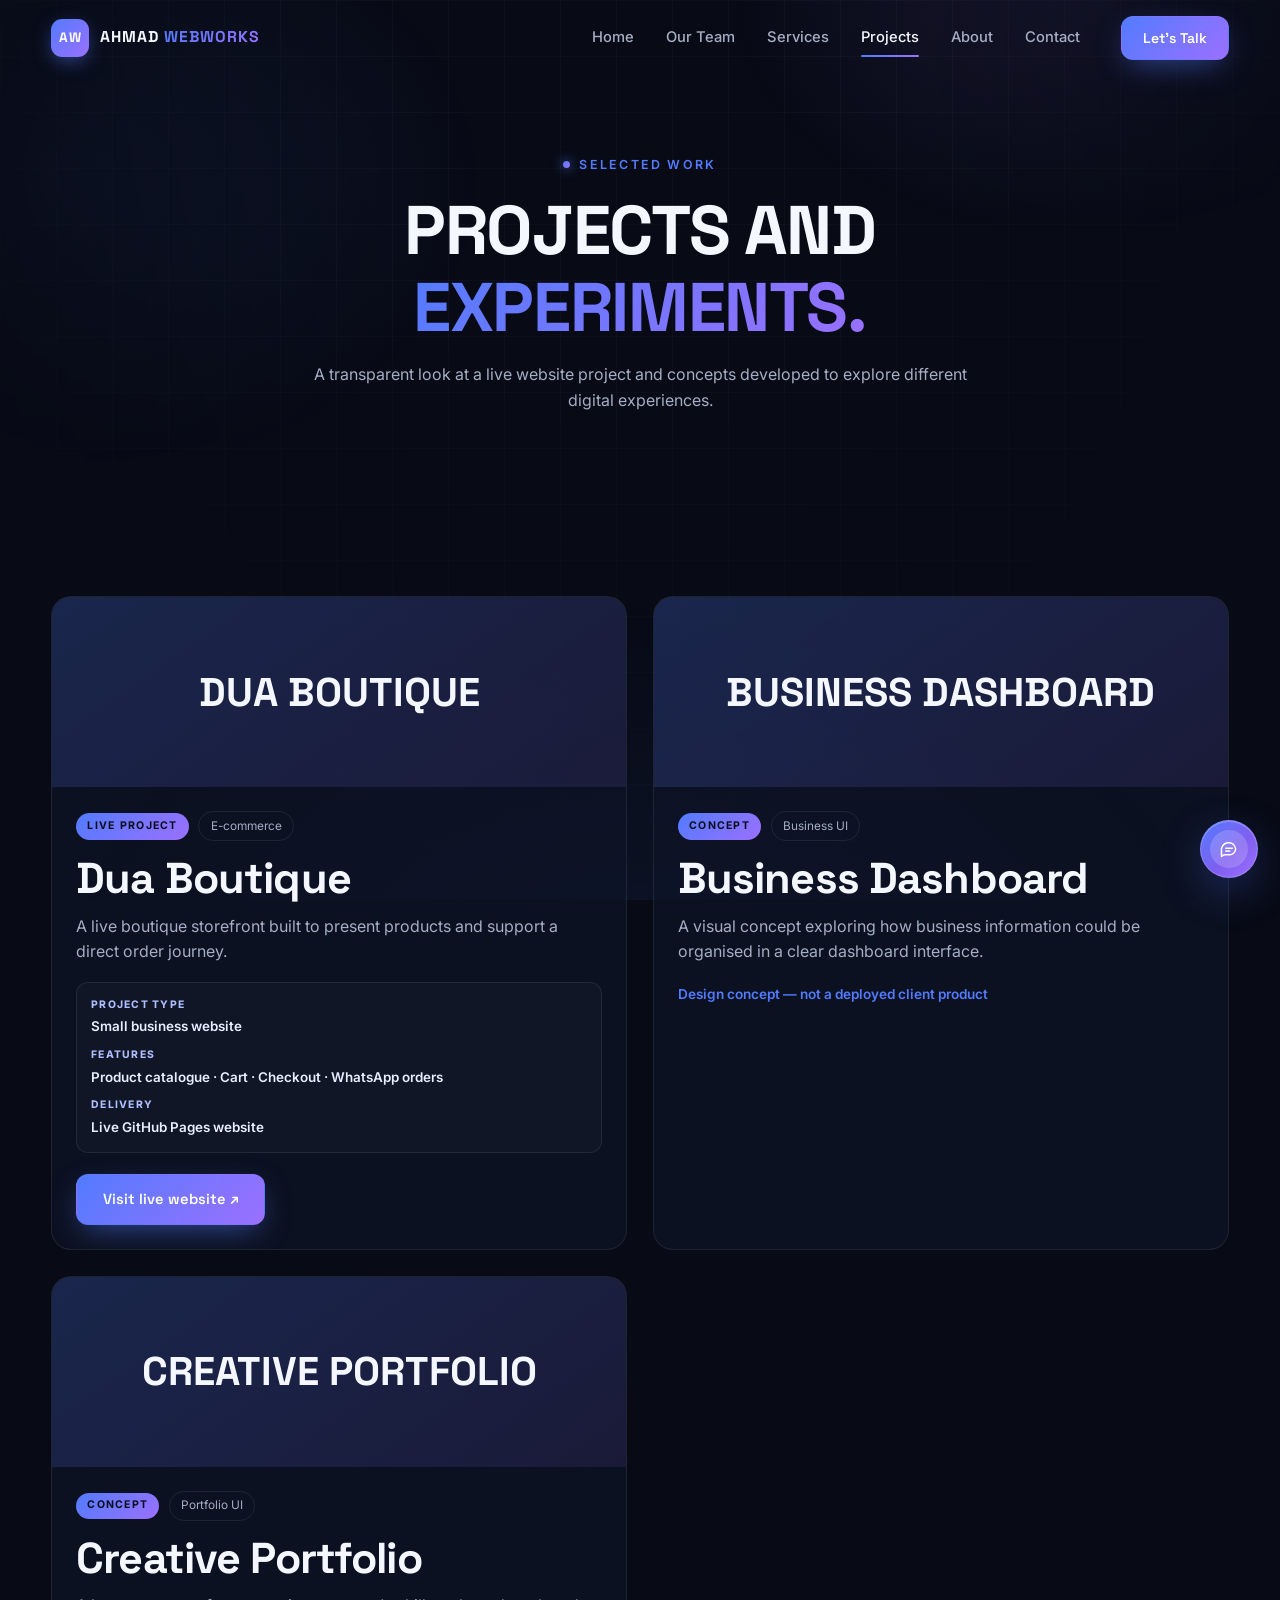
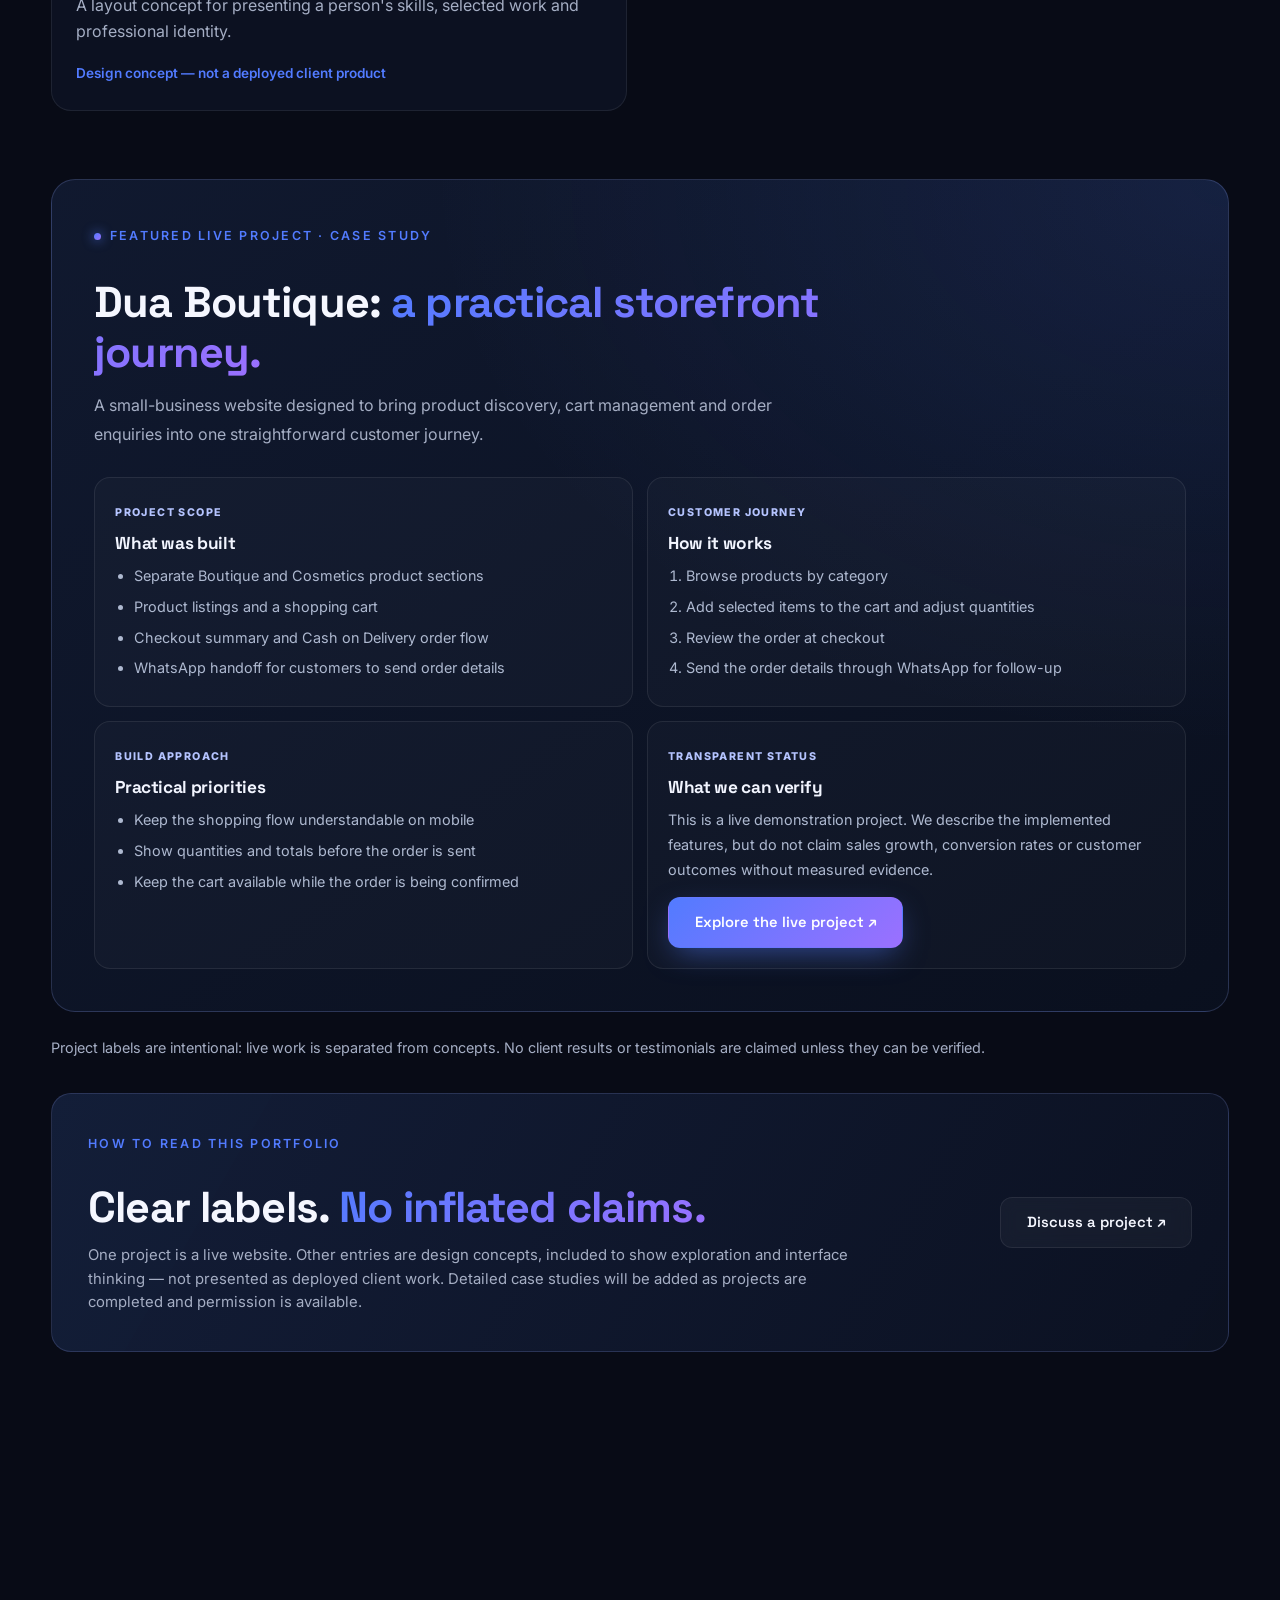
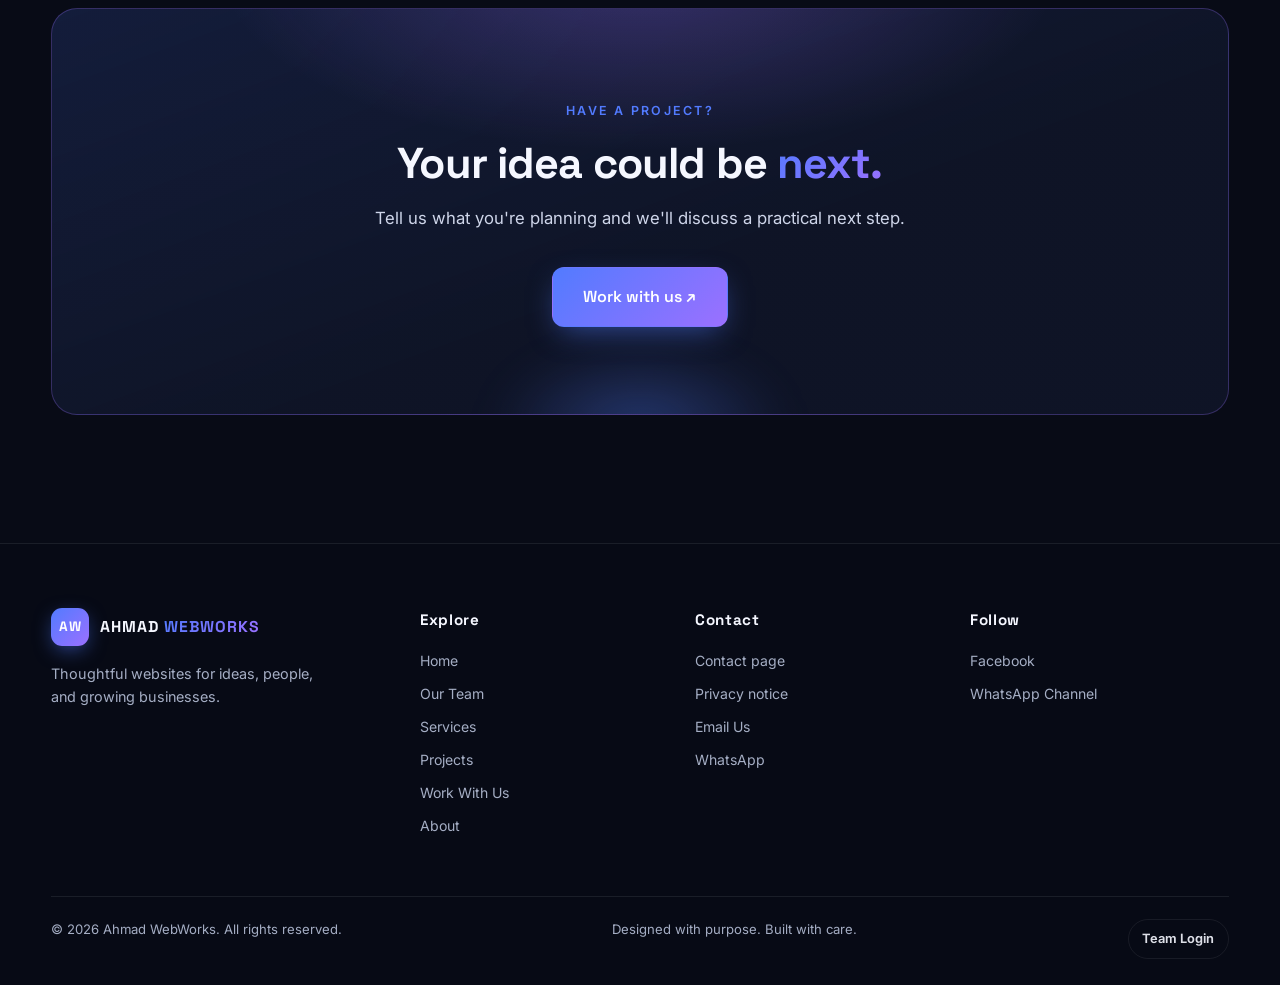
<file: portfolio.html>
<!DOCTYPE html>
<html lang="en">
<head>
  <meta charset="UTF-8">
  <meta name="viewport" content="width=device-width, initial-scale=1.0">
  <meta name="theme-color" content="#080B16">
  <meta name="author" content="Ahmad Hassan Khan">
  <link rel="preconnect" href="https://fonts.googleapis.com">
  <link rel="preconnect" href="https://fonts.gstatic.com" crossorigin>
  <link href="https://fonts.googleapis.com/css2?family=Inter:wght@400;500;600;700&family=Space+Grotesk:wght@400;500;600;700&display=swap" rel="stylesheet">
  <link rel="stylesheet" href="css/style.css?v=20261124-premium1">
  <script src="js/main.js" defer></script>
  <title>Portfolio & Projects | Ahmad WebWorks</title>
  <meta name="description" content="Explore selected website projects and clearly labelled design concepts from Ahmad WebWorks.">
  <link rel="canonical" href="https://ahmadwebworks.github.io/ahmad-webworks/portfolio.html">
  <style>
    .inner-hero{padding:150px 0 55px;text-align:center}.inner-hero h1{max-width:850px;margin:0 auto 1rem}.inner-hero p{max-width:690px;margin:auto}
    .portfolio-grid{display:grid;grid-template-columns:repeat(2,minmax(0,1fr));gap:1.6rem}.portfolio-card{overflow:hidden;border:1px solid var(--border);border-radius:20px;background:var(--glass)}
    .portfolio-art{min-height:190px;padding:2rem;display:grid;place-items:center;background:linear-gradient(145deg,rgba(82,123,255,.2),rgba(155,112,255,.1))}
    .portfolio-art strong{font:700 clamp(1.5rem,4vw,2.5rem) var(--font-display);text-align:center}
    .portfolio-content{padding:1.5rem}.portfolio-content p{margin:.7rem 0 1rem}.portfolio-content .pc-top{margin-bottom:.8rem}
    .portfolio-disclaimer{margin-top:1.5rem;color:var(--muted);font-size:.9rem}
    @media(max-width:640px){.inner-hero{padding-top:125px}.portfolio-grid{grid-template-columns:1fr}}
  </style>
  <link rel="icon" href="favicon.svg" type="image/svg+xml">
  <meta property="og:site_name" content="Ahmad WebWorks">
  <meta property="og:url" content="https://ahmadwebworks.github.io/ahmad-webworks/portfolio.html">
  <meta property="og:title" content="Portfolio &amp; Projects | Ahmad WebWorks">
  <meta property="og:description" content="Explore selected website projects and clearly labelled design concepts from Ahmad WebWorks.">
  <meta property="og:type" content="website">
  <meta name="twitter:card" content="summary">
  <meta name="twitter:title" content="Portfolio &amp; Projects | Ahmad WebWorks">
  <meta name="twitter:description" content="Explore selected website projects and clearly labelled design concepts from Ahmad WebWorks.">
  <link rel="stylesheet" href="css/assistant-widget.css?v=20261125-step1">
</head>
<body>
<header class="site-header"><nav class="nav container" aria-label="Main navigation"><a href="index.html" class="brand" aria-label="Ahmad WebWorks home"><span class="brand-mark">AW</span><span class="brand-word">AHMAD <em>WEBWORKS</em></span></a><button class="nav-toggle" type="button" aria-label="Open navigation" aria-controls="primary-navigation" aria-expanded="false"><span></span><span></span><span></span></button><div class="nav-backdrop"></div><div class="nav-links" id="primary-navigation">
      <button class="nav-close" type="button" aria-label="Close navigation">×</button><a class="nav-link" href="index.html">Home</a><a class="nav-link" href="team.html">Our Team</a><a class="nav-link" href="services.html">Services</a><a class="nav-link active" href="portfolio.html">Projects</a><a class="nav-link" href="about.html">About</a><a class="nav-link" href="contact.html">Contact</a><a class="btn btn-primary nav-cta" href="contact.html">Let's Talk</a></div></nav></header>
<main>
<section class="inner-hero section"><div class="container reveal"><span class="eyebrow center"><span class="eyebrow-dot"></span> SELECTED WORK</span><h1>Projects and <span class="grad-text">experiments.</span></h1><p>A transparent look at a live website project and concepts developed to explore different digital experiences.</p></div></section>
<section class="section"><div class="container"><div class="portfolio-grid">
<article class="portfolio-card reveal"><div class="portfolio-art"><strong>DUA BOUTIQUE</strong></div><div class="portfolio-content"><div class="pc-top"><span class="pc-badge">LIVE PROJECT</span><span class="pc-tag">E-commerce</span></div><h2>Dua Boutique</h2><p>A live boutique storefront built to present products and support a direct order journey.</p><div class="case-facts"><div><small>PROJECT TYPE</small><strong>Small business website</strong></div><div><small>FEATURES</small><strong>Product catalogue · Cart · Checkout · WhatsApp orders</strong></div><div><small>DELIVERY</small><strong>Live GitHub Pages website</strong></div></div><a class="btn btn-primary" href="https://ahmadwebworks.github.io/dua-boutique/" target="_blank" rel="noopener noreferrer">Visit live website ↗</a></div></article>
<article class="portfolio-card reveal d1"><div class="portfolio-art"><strong>BUSINESS DASHBOARD</strong></div><div class="portfolio-content"><div class="pc-top"><span class="pc-badge">CONCEPT</span><span class="pc-tag">Business UI</span></div><h2>Business Dashboard</h2><p>A visual concept exploring how business information could be organised in a clear dashboard interface.</p><span class="pc-link">Design concept — not a deployed client product</span></div></article>
<article class="portfolio-card reveal"><div class="portfolio-art"><strong>CREATIVE PORTFOLIO</strong></div><div class="portfolio-content"><div class="pc-top"><span class="pc-badge">CONCEPT</span><span class="pc-tag">Portfolio UI</span></div><h2>Creative Portfolio</h2><p>A layout concept for presenting a person's skills, selected work and professional identity.</p><span class="pc-link">Design concept — not a deployed client product</span></div></article>
</div>
<section class="case-study-feature reveal" aria-labelledby="dua-case-title">
  <div class="case-study-heading"><span class="eyebrow"><span class="eyebrow-dot"></span> FEATURED LIVE PROJECT · CASE STUDY</span><h2 id="dua-case-title">Dua Boutique: <span class="grad-text">a practical storefront journey.</span></h2><p>A small-business website designed to bring product discovery, cart management and order enquiries into one straightforward customer journey.</p></div>
  <div class="case-study-columns">
    <article><span class="case-study-label">PROJECT SCOPE</span><h3>What was built</h3><ul><li>Separate Boutique and Cosmetics product sections</li><li>Product listings and a shopping cart</li><li>Checkout summary and Cash on Delivery order flow</li><li>WhatsApp handoff for customers to send order details</li></ul></article>
    <article><span class="case-study-label">CUSTOMER JOURNEY</span><h3>How it works</h3><ol><li>Browse products by category</li><li>Add selected items to the cart and adjust quantities</li><li>Review the order at checkout</li><li>Send the order details through WhatsApp for follow-up</li></ol></article>
    <article><span class="case-study-label">BUILD APPROACH</span><h3>Practical priorities</h3><ul><li>Keep the shopping flow understandable on mobile</li><li>Show quantities and totals before the order is sent</li><li>Keep the cart available while the order is being confirmed</li></ul></article>
    <article><span class="case-study-label">TRANSPARENT STATUS</span><h3>What we can verify</h3><p>This is a live demonstration project. We describe the implemented features, but do not claim sales growth, conversion rates or customer outcomes without measured evidence.</p><a class="btn btn-primary" href="https://ahmadwebworks.github.io/dua-boutique/" target="_blank" rel="noopener noreferrer">Explore the live project ↗</a></article>
  </div>
</section>
<p class="portfolio-disclaimer">Project labels are intentional: live work is separated from concepts. No client results or testimonials are claimed unless they can be verified.</p>
<div class="portfolio-proof-panel reveal"><div><span class="eyebrow">HOW TO READ THIS PORTFOLIO</span><h2>Clear labels. <span class="grad-text">No inflated claims.</span></h2><p>One project is a live website. Other entries are design concepts, included to show exploration and interface thinking — not presented as deployed client work. Detailed case studies will be added as projects are completed and permission is available.</p></div><a class="btn btn-ghost" href="work-with-us.html">Discuss a project ↗</a></div></div></section>
<section class="section"><div class="container"><div class="cta-panel reveal"><div class="cta-glow"></div><span class="eyebrow center">HAVE A PROJECT?</span><h2>Your idea could be <span class="grad-text">next.</span></h2><p>Tell us what you're planning and we'll discuss a practical next step.</p><a class="btn btn-primary btn-lg" href="work-with-us.html">Work with us ↗</a></div></div></section>
</main><footer class="site-footer"><div class="container"><div class="footer-grid"><div class="f-brand"><a href="index.html" class="brand"><span class="brand-mark">AW</span><span class="brand-word">AHMAD <em>WEBWORKS</em></span></a><p class="f-tag">Thoughtful websites for ideas, people, and growing businesses.</p></div><div class="f-col"><h4>Explore</h4><a href="index.html">Home</a><a href="team.html">Our Team</a><a href="services.html">Services</a><a href="portfolio.html">Projects</a>
        <a href="work-with-us.html">Work With Us</a><a href="about.html">About</a></div><div class="f-col"><h4>Contact</h4><a href="contact.html">Contact page</a><a href="privacy.html">Privacy notice</a><a href="mailto:ahmadhassankhan79@gmail.com">Email Us</a><a href="https://wa.me/923704513823" target="_blank" rel="noopener noreferrer">WhatsApp</a></div><div class="f-col"><h4>Follow</h4><a href="https://www.facebook.com/profile.php?id=61596110341289" target="_blank" rel="noopener noreferrer">Facebook</a><a href="https://whatsapp.com/channel/0029VbDgUJtKrWQwrKaFiu3S" target="_blank" rel="noopener noreferrer">WhatsApp Channel</a></div></div><div class="footer-bottom"><p>© <span id="year"></span> Ahmad WebWorks. All rights reserved.</p><p>Designed with purpose. Built with care.</p>
      <a class="footer-team-login" href="portal.html">Team Login</a></div></div></footer>
  <script src="js/assistant-widget.js?v=20261126-reset" defer></script>
</body>
</html>
</file>
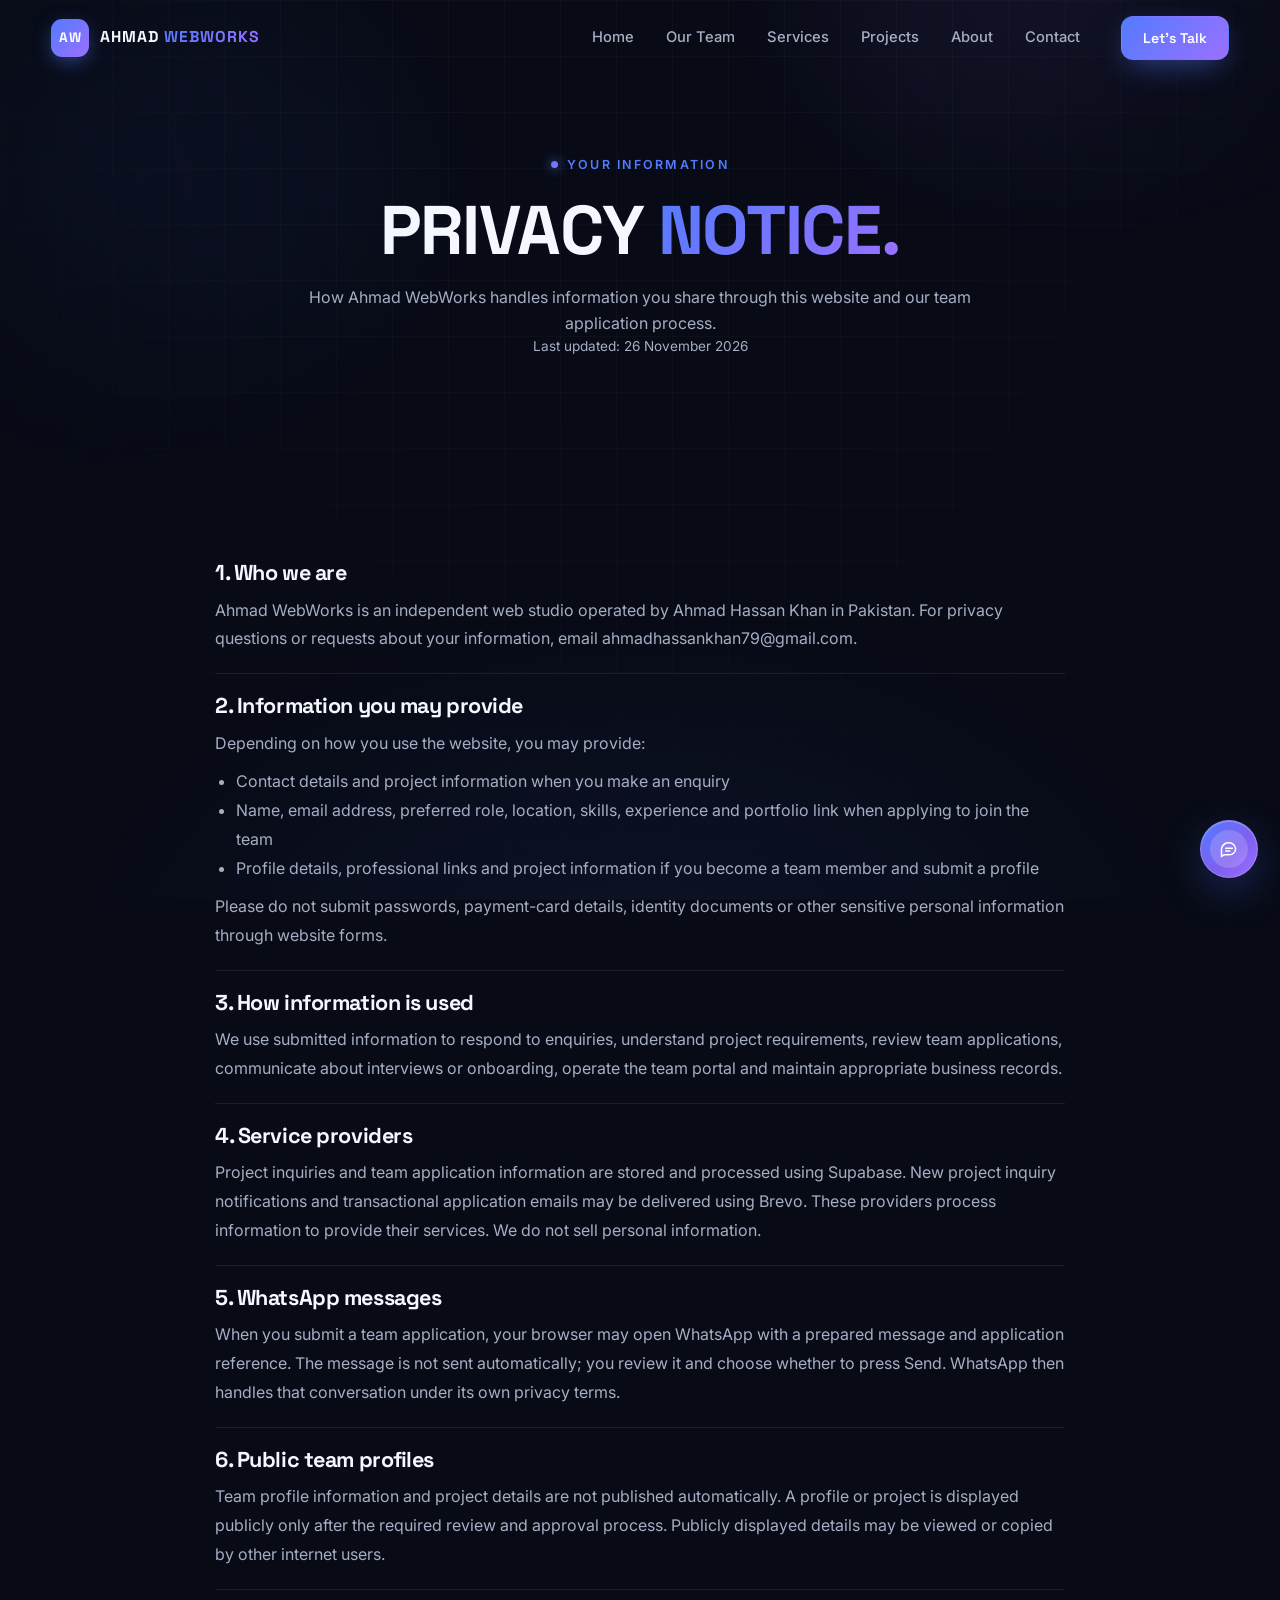
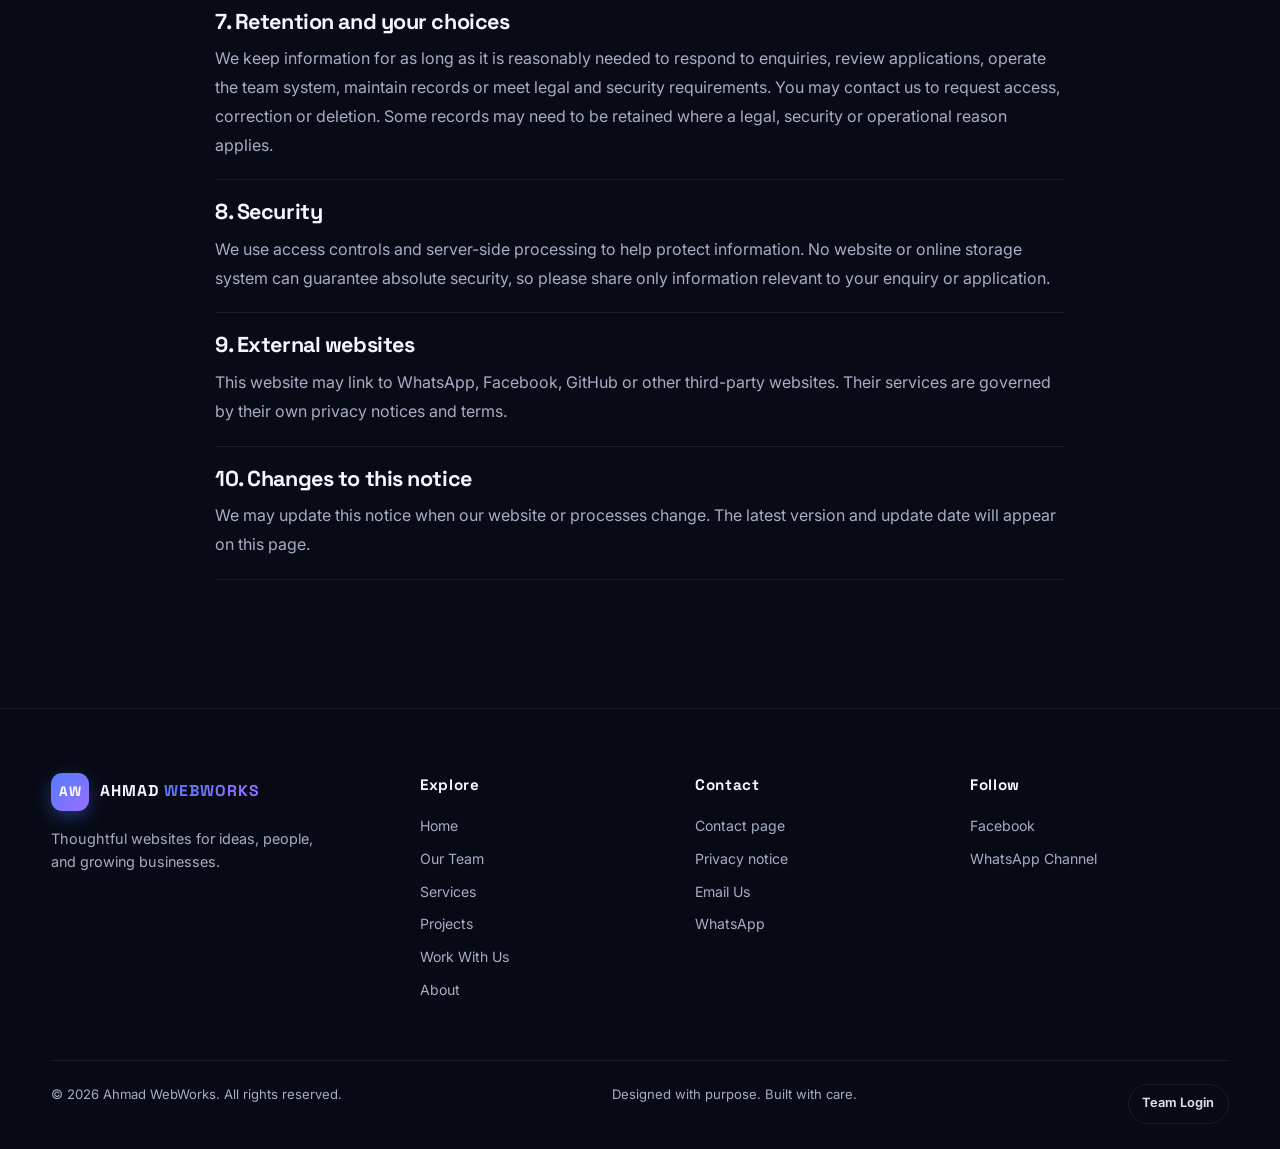
<file: privacy.html>
<!DOCTYPE html>
<html lang="en">
<head>
  <meta charset="UTF-8">
  <meta name="viewport" content="width=device-width, initial-scale=1">
  <meta name="theme-color" content="#080B16">
  <title>Privacy Notice | Ahmad WebWorks</title>
  <meta name="description" content="Learn how Ahmad WebWorks collects, uses, stores and protects information submitted through its website and team application form.">
  <link rel="canonical" href="https://ahmadwebworks.github.io/ahmad-webworks/privacy.html">
  <link rel="icon" href="favicon.svg" type="image/svg+xml">
  <link rel="preconnect" href="https://fonts.googleapis.com">
  <link rel="preconnect" href="https://fonts.gstatic.com" crossorigin>
  <link href="https://fonts.googleapis.com/css2?family=Inter:wght@400;500;600;700&family=Space+Grotesk:wght@400;500;600;700&display=swap" rel="stylesheet">
  <link rel="stylesheet" href="css/style.css">
  <script src="js/main.js" defer></script>
  <meta property="og:site_name" content="Ahmad WebWorks">
  <meta property="og:url" content="https://ahmadwebworks.github.io/ahmad-webworks/privacy.html">
  <meta property="og:title" content="Privacy Notice | Ahmad WebWorks">
  <meta property="og:description" content="How Ahmad WebWorks handles website enquiries and team application information.">
  <meta property="og:type" content="website">
  <meta name="twitter:card" content="summary">
  <style>
    .inner-hero{padding:150px 0 55px;text-align:center}
    .inner-hero h1{max-width:850px;margin:0 auto 1rem}
    .inner-hero p{max-width:690px;margin:auto}
    .privacy-content{max-width:850px;margin:0 auto}
    .privacy-content section{padding:1.25rem 0;border-bottom:1px solid var(--border)}
    .privacy-content h2{font-size:1.35rem;margin-bottom:.65rem}
    .privacy-content p,.privacy-content li{color:var(--muted);line-height:1.8}
    .privacy-content ul{padding-left:1.3rem;margin:.6rem 0}
    .privacy-date{color:var(--muted);font-size:.85rem;margin-top:.8rem}
    @media(max-width:640px){.inner-hero{padding-top:125px}}
  </style>
  <link rel="stylesheet" href="css/assistant-widget.css?v=20261125-step1">
</head>
<body>
<header class="site-header"><nav class="nav container" aria-label="Main navigation"><a href="index.html" class="brand" aria-label="Ahmad WebWorks home"><span class="brand-mark">AW</span><span class="brand-word">AHMAD <em>WEBWORKS</em></span></a><button class="nav-toggle" type="button" aria-label="Open navigation" aria-controls="primary-navigation" aria-expanded="false"><span></span><span></span><span></span></button><div class="nav-backdrop"></div><div class="nav-links" id="primary-navigation"><a class="nav-link" href="index.html">Home</a><a class="nav-link" href="team.html">Our Team</a><a class="nav-link" href="services.html">Services</a><a class="nav-link" href="portfolio.html">Projects</a><a class="nav-link" href="about.html">About</a><a class="nav-link" href="contact.html">Contact</a><a class="btn btn-primary nav-cta" href="contact.html">Let's Talk</a></div></nav></header>

<main>
  <section class="inner-hero section">
    <div class="container reveal">
      <span class="eyebrow center"><span class="eyebrow-dot"></span> YOUR INFORMATION</span>
      <h1>Privacy <span class="grad-text">Notice.</span></h1>
      <p>How Ahmad WebWorks handles information you share through this website and our team application process.</p>
      <p class="privacy-date">Last updated: 26 November 2026</p>
    </div>
  </section>

  <section class="section">
    <div class="container privacy-content">
      <section>
        <h2>1. Who we are</h2>
        <p>Ahmad WebWorks is an independent web studio operated by Ahmad Hassan Khan in Pakistan. For privacy questions or requests about your information, email <a href="mailto:ahmadhassankhan79@gmail.com">ahmadhassankhan79@gmail.com</a>.</p>
      </section>
      <section>
        <h2>2. Information you may provide</h2>
        <p>Depending on how you use the website, you may provide:</p>
        <ul>
          <li>Contact details and project information when you make an enquiry</li>
          <li>Name, email address, preferred role, location, skills, experience and portfolio link when applying to join the team</li>
          <li>Profile details, professional links and project information if you become a team member and submit a profile</li>
        </ul>
        <p>Please do not submit passwords, payment-card details, identity documents or other sensitive personal information through website forms.</p>
      </section>
      <section>
        <h2>3. How information is used</h2>
        <p>We use submitted information to respond to enquiries, understand project requirements, review team applications, communicate about interviews or onboarding, operate the team portal and maintain appropriate business records.</p>
      </section>
      <section>
        <h2>4. Service providers</h2>
        <p>Project inquiries and team application information are stored and processed using Supabase. New project inquiry notifications and transactional application emails may be delivered using Brevo. These providers process information to provide their services. We do not sell personal information.</p>
      </section>
      <section>
        <h2>5. WhatsApp messages</h2>
        <p>When you submit a team application, your browser may open WhatsApp with a prepared message and application reference. The message is not sent automatically; you review it and choose whether to press Send. WhatsApp then handles that conversation under its own privacy terms.</p>
      </section>
      <section>
        <h2>6. Public team profiles</h2>
        <p>Team profile information and project details are not published automatically. A profile or project is displayed publicly only after the required review and approval process. Publicly displayed details may be viewed or copied by other internet users.</p>
      </section>
      <section>
        <h2>7. Retention and your choices</h2>
        <p>We keep information for as long as it is reasonably needed to respond to enquiries, review applications, operate the team system, maintain records or meet legal and security requirements. You may contact us to request access, correction or deletion. Some records may need to be retained where a legal, security or operational reason applies.</p>
      </section>
      <section>
        <h2>8. Security</h2>
        <p>We use access controls and server-side processing to help protect information. No website or online storage system can guarantee absolute security, so please share only information relevant to your enquiry or application.</p>
      </section>
      <section>
        <h2>9. External websites</h2>
        <p>This website may link to WhatsApp, Facebook, GitHub or other third-party websites. Their services are governed by their own privacy notices and terms.</p>
      </section>
      <section>
        <h2>10. Changes to this notice</h2>
        <p>We may update this notice when our website or processes change. The latest version and update date will appear on this page.</p>
      </section>
    </div>
  </section>
</main>

<footer class="site-footer"><div class="container"><div class="footer-grid"><div class="f-brand"><a href="index.html" class="brand"><span class="brand-mark">AW</span><span class="brand-word">AHMAD <em>WEBWORKS</em></span></a><p class="f-tag">Thoughtful websites for ideas, people, and growing businesses.</p></div><div class="f-col"><h4>Explore</h4><a href="index.html">Home</a><a href="team.html">Our Team</a><a href="services.html">Services</a><a href="portfolio.html">Projects</a>
        <a href="work-with-us.html">Work With Us</a><a href="about.html">About</a></div><div class="f-col"><h4>Contact</h4><a href="contact.html">Contact page</a><a href="privacy.html">Privacy notice</a><a href="mailto:ahmadhassankhan79@gmail.com">Email Us</a><a href="https://wa.me/923704513823" target="_blank" rel="noopener noreferrer">WhatsApp</a></div><div class="f-col"><h4>Follow</h4><a href="https://www.facebook.com/profile.php?id=61596110341289" target="_blank" rel="noopener noreferrer">Facebook</a><a href="https://whatsapp.com/channel/0029VbDgUJtKrWQwrKaFiu3S" target="_blank" rel="noopener noreferrer">WhatsApp Channel</a></div></div><div class="footer-bottom"><p>© <span id="year"></span> Ahmad WebWorks. All rights reserved.</p><p>Designed with purpose. Built with care.</p>
      <a class="footer-team-login" href="portal.html">Team Login</a></div></div></footer>
  <script src="js/assistant-widget.js?v=20261126-reset" defer></script>
</body>
</html>
</file>
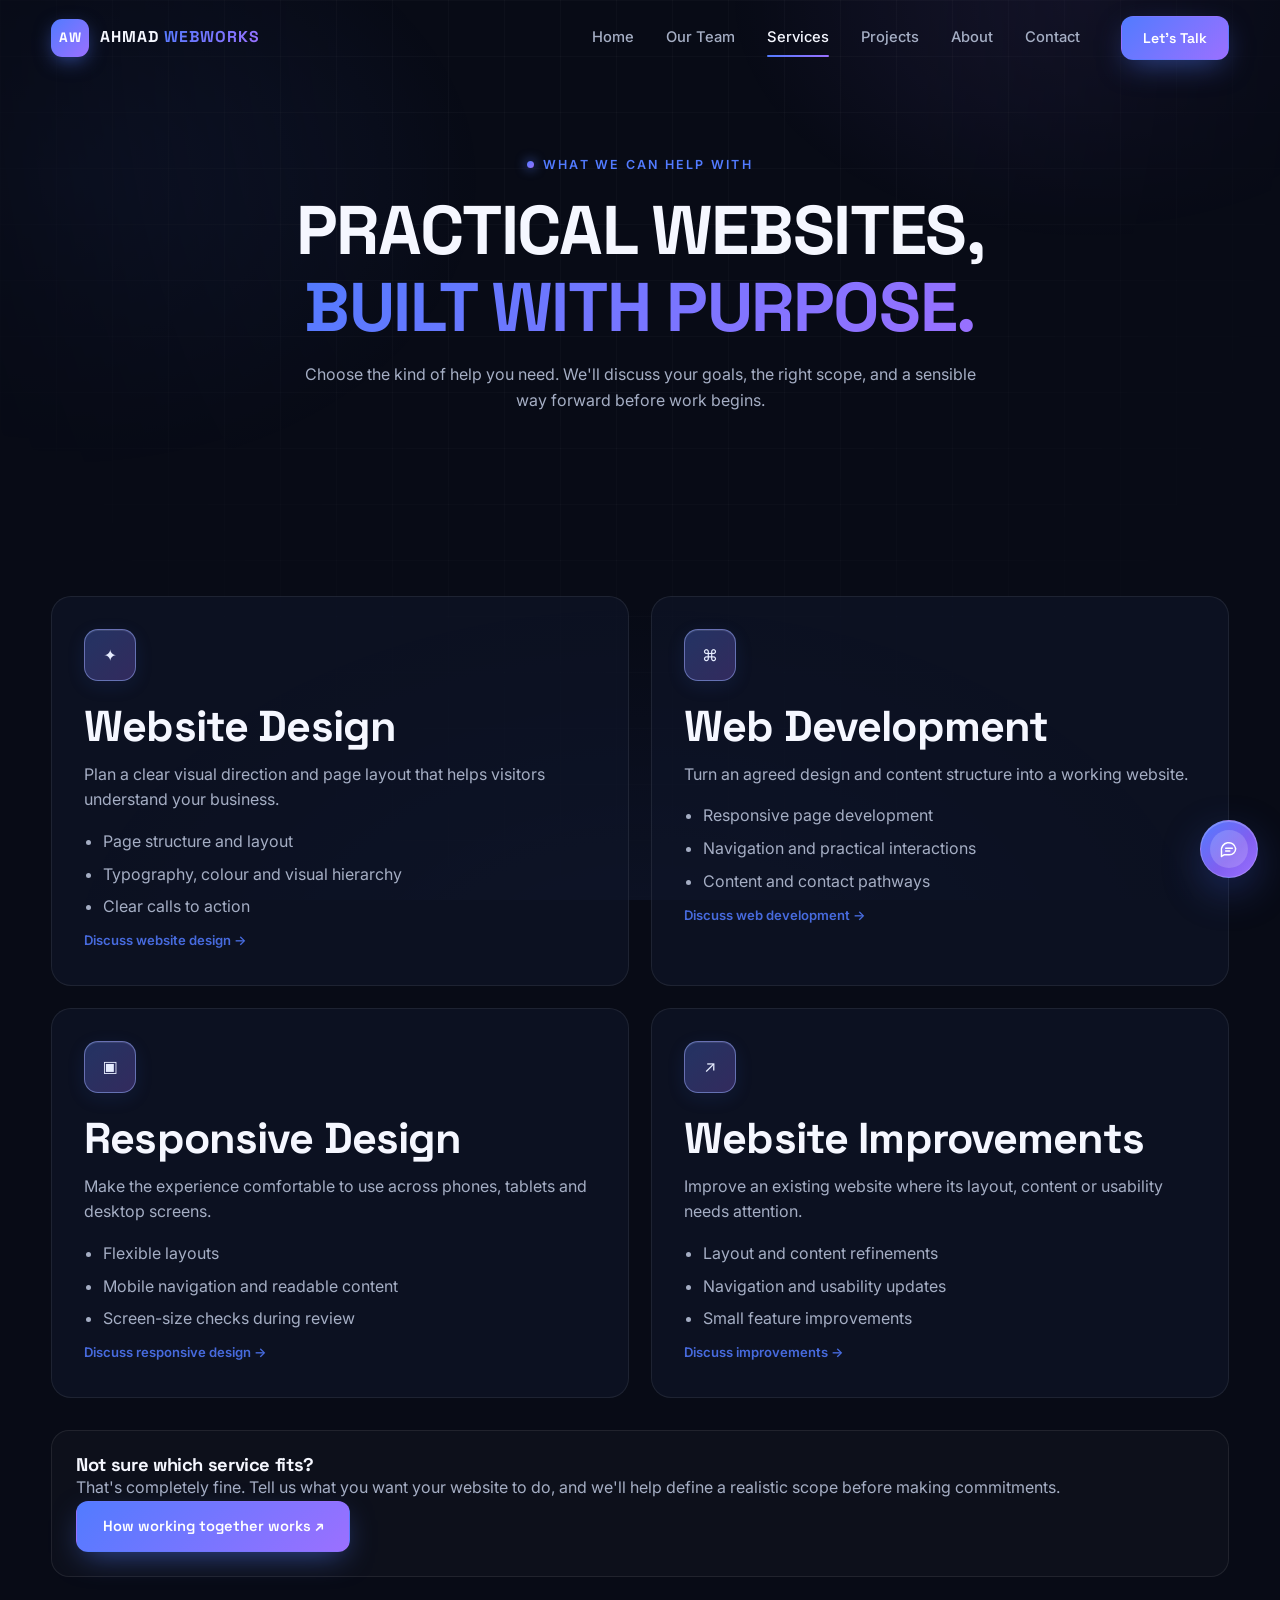
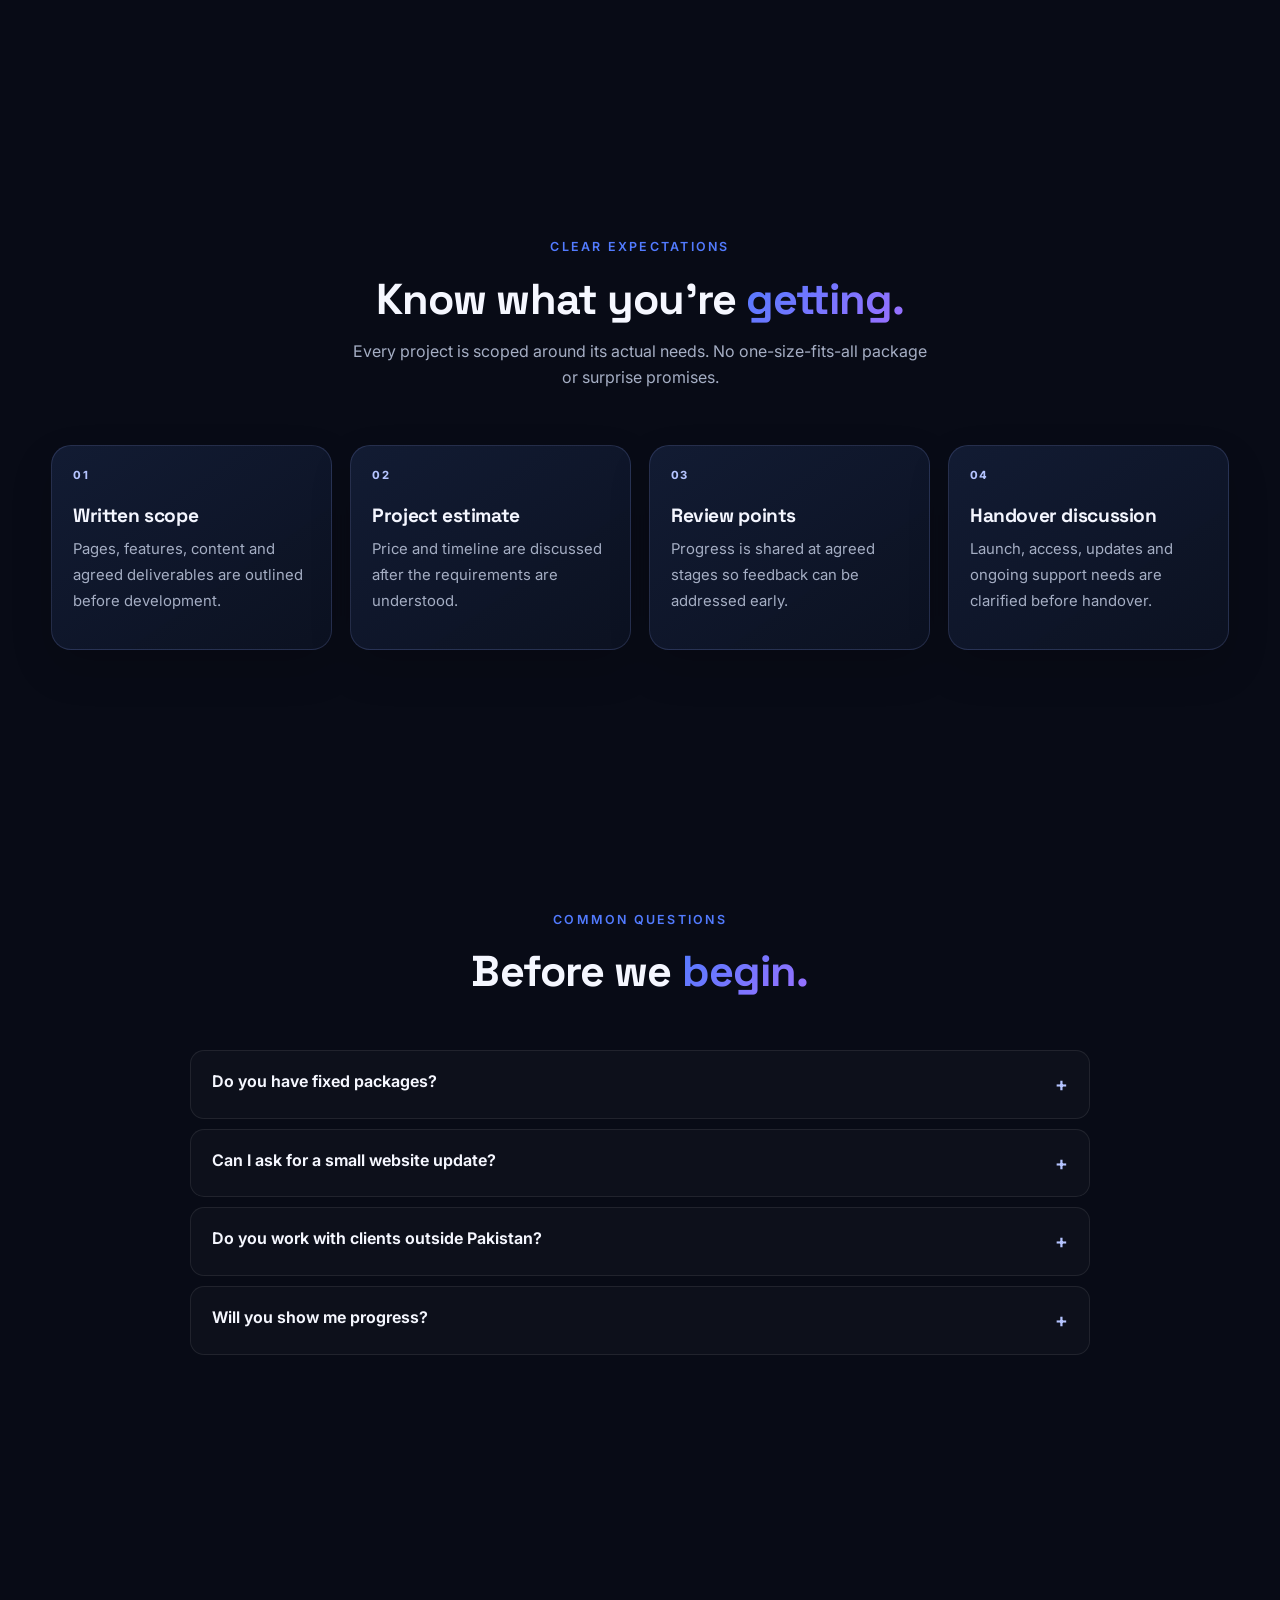
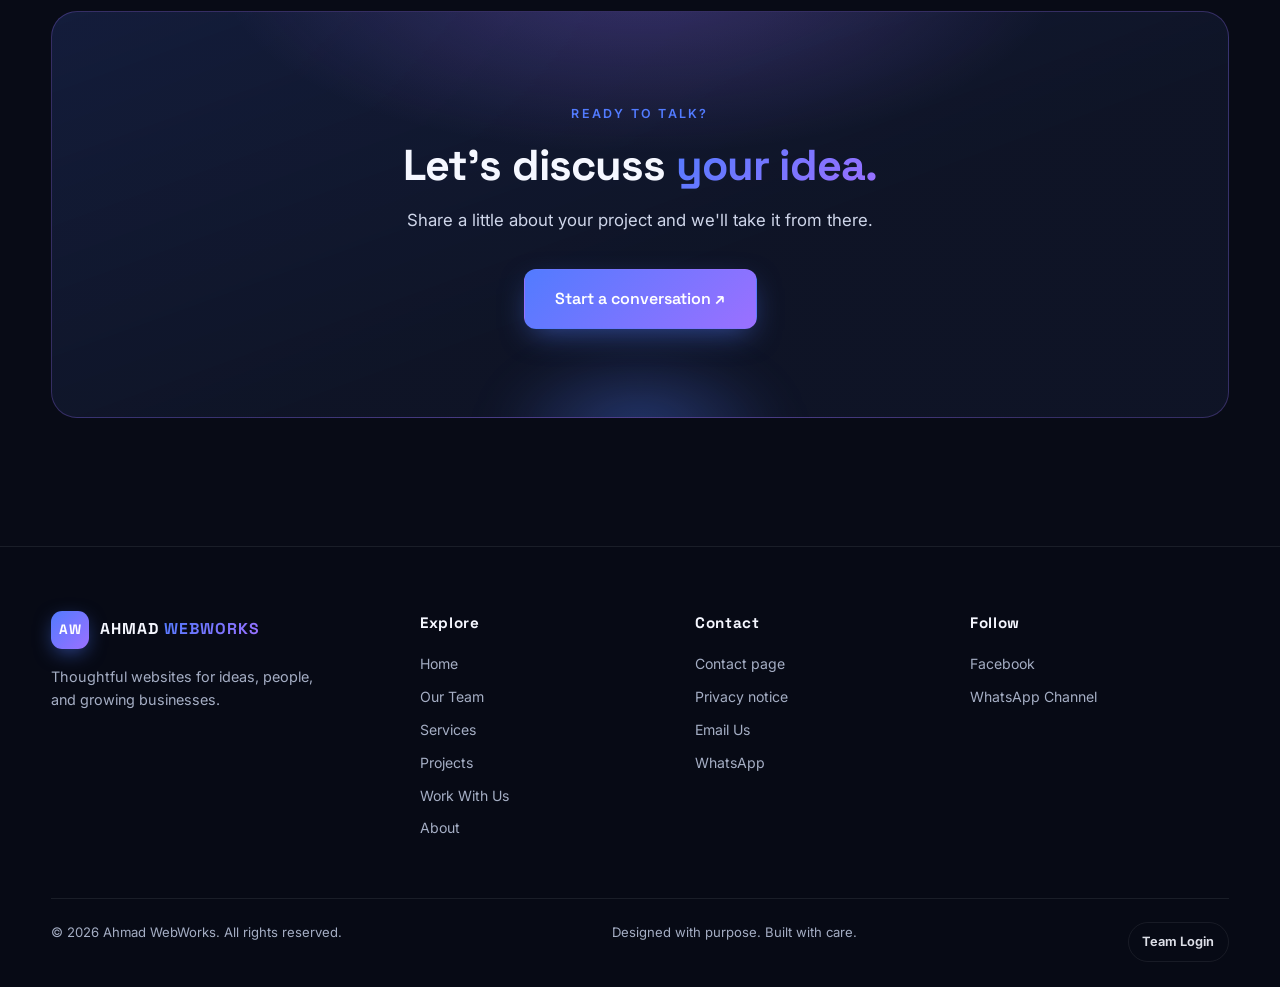
<file: services.html>
<!DOCTYPE html>
<html lang="en">
<head>
  <meta charset="UTF-8">
  <meta name="viewport" content="width=device-width, initial-scale=1.0">
  <meta name="theme-color" content="#080B16">
  <meta name="author" content="Ahmad Hassan Khan">
  <link rel="preconnect" href="https://fonts.googleapis.com">
  <link rel="preconnect" href="https://fonts.gstatic.com" crossorigin>
  <link href="https://fonts.googleapis.com/css2?family=Inter:wght@400;500;600;700&family=Space+Grotesk:wght@400;500;600;700&display=swap" rel="stylesheet">
  <link rel="stylesheet" href="css/style.css?v=20261124-proof-led1">
  <script src="js/main.js" defer></script>
  <title>Website Services | Ahmad WebWorks</title>
  <meta name="description" content="Explore website design, web development, responsive design and website improvement services from Ahmad WebWorks.">
  <link rel="canonical" href="https://ahmadwebworks.github.io/ahmad-webworks/services.html">
  <style>
    .inner-hero{padding:150px 0 55px;text-align:center}.inner-hero h1{max-width:850px;margin:0 auto 1rem}.inner-hero p{max-width:690px;margin:auto}
    .detail-grid{display:grid;grid-template-columns:repeat(2,minmax(0,1fr));gap:1.4rem}.detail-card{padding:2rem;border:1px solid var(--border);border-radius:20px;background:var(--glass)}
    .detail-card p{margin:.7rem 0 1rem}.detail-card ul{padding-left:1.2rem;color:var(--muted)}.detail-card li{margin:.45rem 0}
    .note-panel{margin-top:2rem;padding:1.5rem;border:1px solid var(--border);border-radius:18px;background:rgba(255,255,255,.025)}
    @media(max-width:640px){.inner-hero{padding-top:125px}.detail-grid{grid-template-columns:1fr}}
  </style>
  <link rel="icon" href="favicon.svg" type="image/svg+xml">
  <meta property="og:site_name" content="Ahmad WebWorks">
  <meta property="og:url" content="https://ahmadwebworks.github.io/ahmad-webworks/services.html">
  <meta property="og:title" content="Website Services | Ahmad WebWorks">
  <meta property="og:description" content="Explore website design, web development, responsive design and website improvement services from Ahmad WebWorks.">
  <meta property="og:type" content="website">
  <meta name="twitter:card" content="summary">
  <meta name="twitter:title" content="Website Services | Ahmad WebWorks">
  <meta name="twitter:description" content="Explore website design, web development, responsive design and website improvement services from Ahmad WebWorks.">
  <link rel="stylesheet" href="css/assistant-widget.css?v=20261125-step1">
</head>
<body>
<header class="site-header"><nav class="nav container" aria-label="Main navigation"><a href="index.html" class="brand" aria-label="Ahmad WebWorks home"><span class="brand-mark">AW</span><span class="brand-word">AHMAD <em>WEBWORKS</em></span></a><button class="nav-toggle" type="button" aria-label="Open navigation" aria-controls="primary-navigation" aria-expanded="false"><span></span><span></span><span></span></button><div class="nav-backdrop"></div><div class="nav-links" id="primary-navigation">
      <button class="nav-close" type="button" aria-label="Close navigation">×</button><a class="nav-link" href="index.html">Home</a><a class="nav-link" href="team.html">Our Team</a><a class="nav-link active" href="services.html">Services</a><a class="nav-link" href="portfolio.html">Projects</a><a class="nav-link" href="about.html">About</a><a class="nav-link" href="contact.html">Contact</a><a class="btn btn-primary nav-cta" href="contact.html">Let's Talk</a></div></nav></header>
<main>
<section class="inner-hero section"><div class="container reveal"><span class="eyebrow center"><span class="eyebrow-dot"></span> WHAT WE CAN HELP WITH</span><h1>Practical websites, <span class="grad-text">built with purpose.</span></h1><p>Choose the kind of help you need. We'll discuss your goals, the right scope, and a sensible way forward before work begins.</p></div></section>
<section class="section"><div class="container">
<div class="detail-grid">
<article class="detail-card reveal"><span class="sc-icon">✦</span><h2>Website Design</h2><p>Plan a clear visual direction and page layout that helps visitors understand your business.</p><ul><li>Page structure and layout</li><li>Typography, colour and visual hierarchy</li><li>Clear calls to action</li></ul><a class="sc-link" href="contact.html">Discuss website design →</a></article>
<article class="detail-card reveal d1"><span class="sc-icon">⌘</span><h2>Web Development</h2><p>Turn an agreed design and content structure into a working website.</p><ul><li>Responsive page development</li><li>Navigation and practical interactions</li><li>Content and contact pathways</li></ul><a class="sc-link" href="contact.html">Discuss web development →</a></article>
<article class="detail-card reveal"><span class="sc-icon">▣</span><h2>Responsive Design</h2><p>Make the experience comfortable to use across phones, tablets and desktop screens.</p><ul><li>Flexible layouts</li><li>Mobile navigation and readable content</li><li>Screen-size checks during review</li></ul><a class="sc-link" href="contact.html">Discuss responsive design →</a></article>
<article class="detail-card reveal d1"><span class="sc-icon">↗</span><h2>Website Improvements</h2><p>Improve an existing website where its layout, content or usability needs attention.</p><ul><li>Layout and content refinements</li><li>Navigation and usability updates</li><li>Small feature improvements</li></ul><a class="sc-link" href="contact.html">Discuss improvements →</a></article>
</div>
<div class="note-panel reveal"><h3>Not sure which service fits?</h3><p>That's completely fine. Tell us what you want your website to do, and we'll help define a realistic scope before making commitments.</p><a class="btn btn-primary" href="work-with-us.html">How working together works ↗</a></div>
</div></section>
<section class="section service-engagement"><div class="container">
<div class="section-head reveal"><span class="eyebrow center">CLEAR EXPECTATIONS</span><h2>Know what you're <span class="grad-text">getting.</span></h2><p class="section-sub">Every project is scoped around its actual needs. No one-size-fits-all package or surprise promises.</p></div>
<div class="engagement-grid">
<article class="engagement-card reveal"><span>01</span><h3>Written scope</h3><p>Pages, features, content and agreed deliverables are outlined before development.</p></article>
<article class="engagement-card reveal d1"><span>02</span><h3>Project estimate</h3><p>Price and timeline are discussed after the requirements are understood.</p></article>
<article class="engagement-card reveal d2"><span>03</span><h3>Review points</h3><p>Progress is shared at agreed stages so feedback can be addressed early.</p></article>
<article class="engagement-card reveal d3"><span>04</span><h3>Handover discussion</h3><p>Launch, access, updates and ongoing support needs are clarified before handover.</p></article>
</div></div></section>
<section class="section service-faq"><div class="container"><div class="section-head reveal"><span class="eyebrow center">COMMON QUESTIONS</span><h2>Before we <span class="grad-text">begin.</span></h2></div>
<div class="faq-list">
<details class="faq-item"><summary>Do you have fixed packages?</summary><p>Not at this stage. Each project is quoted after its pages, features and requirements are understood.</p></details>
<details class="faq-item"><summary>Can I ask for a small website update?</summary><p>Yes. Share the existing website and the changes you need so the scope can be reviewed.</p></details>
<details class="faq-item"><summary>Do you work with clients outside Pakistan?</summary><p>The studio is based in Pakistan and can discuss remote collaboration. Availability and communication expectations are agreed per project.</p></details>
<details class="faq-item"><summary>Will you show me progress?</summary><p>Review points and feedback are agreed during project planning so expectations stay clear.</p></details>
</div></div></section>
<section class="section"><div class="container"><div class="cta-panel reveal"><div class="cta-glow"></div><span class="eyebrow center">READY TO TALK?</span><h2>Let's discuss <span class="grad-text">your idea.</span></h2><p>Share a little about your project and we'll take it from there.</p><a class="btn btn-primary btn-lg" href="contact.html">Start a conversation ↗</a></div></div></section>
</main><footer class="site-footer"><div class="container"><div class="footer-grid"><div class="f-brand"><a href="index.html" class="brand"><span class="brand-mark">AW</span><span class="brand-word">AHMAD <em>WEBWORKS</em></span></a><p class="f-tag">Thoughtful websites for ideas, people, and growing businesses.</p></div><div class="f-col"><h4>Explore</h4><a href="index.html">Home</a><a href="team.html">Our Team</a><a href="services.html">Services</a><a href="portfolio.html">Projects</a>
        <a href="work-with-us.html">Work With Us</a><a href="about.html">About</a></div><div class="f-col"><h4>Contact</h4><a href="contact.html">Contact page</a><a href="privacy.html">Privacy notice</a><a href="mailto:ahmadhassankhan79@gmail.com">Email Us</a><a href="https://wa.me/923704513823" target="_blank" rel="noopener noreferrer">WhatsApp</a></div><div class="f-col"><h4>Follow</h4><a href="https://www.facebook.com/profile.php?id=61596110341289" target="_blank" rel="noopener noreferrer">Facebook</a><a href="https://whatsapp.com/channel/0029VbDgUJtKrWQwrKaFiu3S" target="_blank" rel="noopener noreferrer">WhatsApp Channel</a></div></div><div class="footer-bottom"><p>© <span id="year"></span> Ahmad WebWorks. All rights reserved.</p><p>Designed with purpose. Built with care.</p>
      <a class="footer-team-login" href="portal.html">Team Login</a></div></div></footer>
  <script src="js/assistant-widget.js?v=20261126-reset" defer></script>
</body>
</html>
</file>
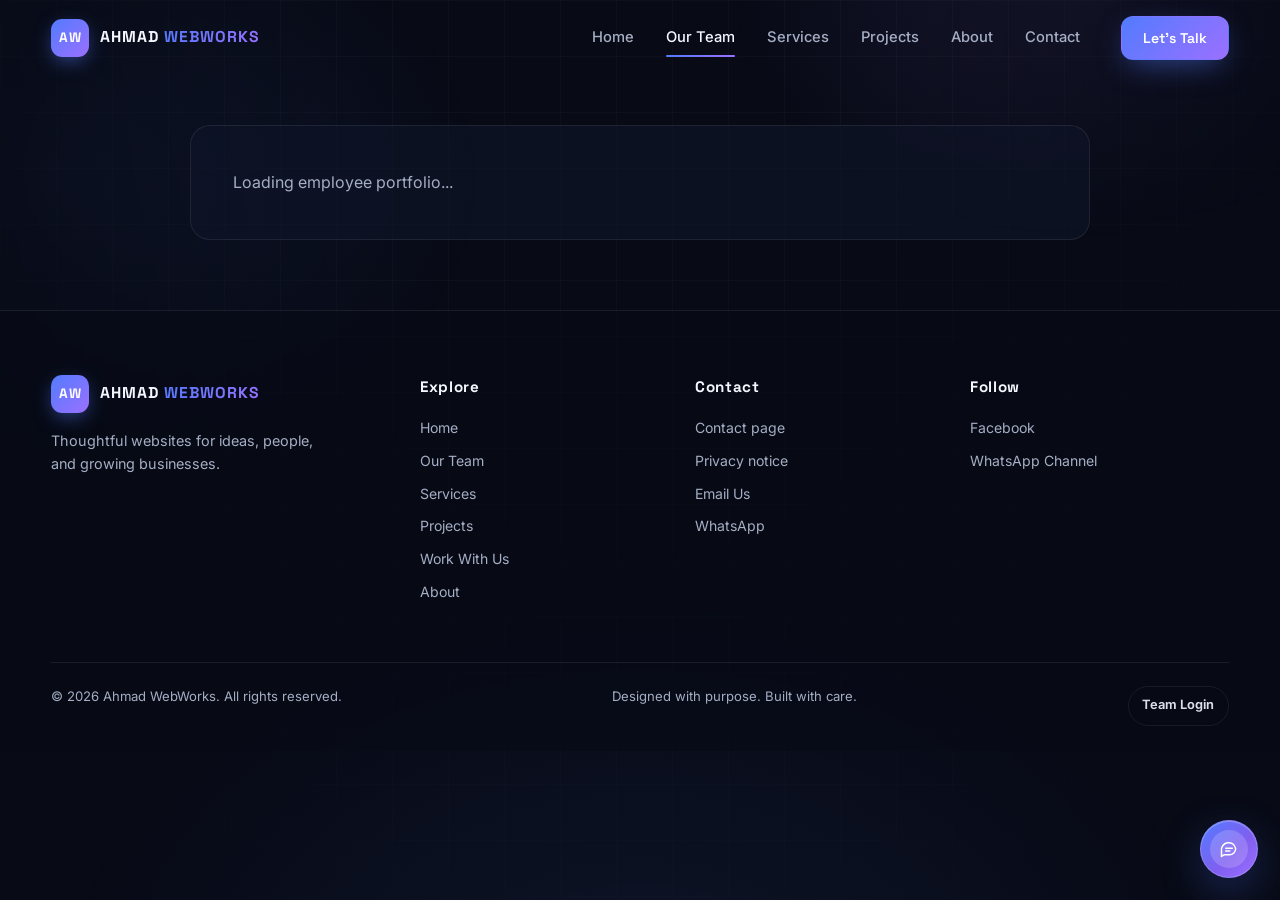
<file: team-member.html>
<!DOCTYPE html>
<html lang="en">

<head>
    <meta charset="UTF-8">
    <meta name="viewport" content="width=device-width, initial-scale=1">

    <meta name="theme-color" content="#080B16">

    <title>Team Member | Ahmad WebWorks</title>

    <meta name="description"
          content="Professional employee portfolio at Ahmad WebWorks.">
    <meta property="og:site_name" content="Ahmad WebWorks">
    <meta property="og:type" content="profile">
    <meta property="og:url" content="https://ahmadwebworks.github.io/ahmad-webworks/team-member.html">
    <meta property="og:title" content="Team Member | Ahmad WebWorks">
    <meta property="og:description" content="Professional employee portfolio at Ahmad WebWorks.">
    <meta name="twitter:card" content="summary">

    <link rel="preconnect" href="https://fonts.googleapis.com">

    <link href="https://fonts.googleapis.com/css2?family=Inter:wght@400;500;600;700&family=Space+Grotesk:wght@400;500;600;700&display=swap"
          rel="stylesheet">

    <link rel="stylesheet" href="css/style.css?v=20261125-demo-final3">

    <style>
        .member-container {
            width: min(900px, 92%);
            margin: 125px auto 70px;
        }

        .member-panel {
            background: var(--glass);
            border: 1px solid var(--border);
            border-radius: 20px;
            padding: clamp(22px, 5vw, 42px);
            margin-bottom: 20px;
        }

        .member-header {
            display: flex;
            align-items: center;
            gap: 24px;
            flex-wrap: wrap;
        }

        .member-avatar {
            width: 120px;
            height: 120px;
            border-radius: 22px;
            overflow: hidden;
            display: grid;
            place-items: center;
            background: linear-gradient(
                135deg,
                rgba(105,125,255,.25),
                rgba(30,220,190,.12)
            );
            font-size: 2.5rem;
            font-weight: 700;
        }

        .member-avatar img {
            width: 100%;
            height: 100%;
            object-fit: cover;
        }

        .member-muted {
            color: var(--muted);
            line-height: 1.8;
        }

        .team-demo-badge {
            display: inline-flex;
            align-items: center;
            width: fit-content;
            margin: .45rem 0 .2rem;
            padding: .35rem .65rem;
            border: 1px solid #ef4444 !important;
            border-radius: 999px;
            background: rgba(239, 68, 68, .2) !important;
            color: #ff5b5b !important;
            font-size: .65rem;
            font-weight: 800;
            letter-spacing: .1em;
            line-height: 1.3;
        }

        .team-demo-badge[hidden] { display: none; }

        .member-skills,
        .member-links {
            display: flex;
            flex-wrap: wrap;
            gap: 9px;
            margin-top: 18px;
        }

        .member-skills span,
        .member-links a {
            padding: 8px 13px;
            border: 1px solid var(--border);
            border-radius: 30px;
            color: var(--text);
            font-size: .85rem;
        }

        .project-grid {
            display: grid;
            grid-template-columns:
                repeat(auto-fit, minmax(220px, 1fr));
            gap: 15px;
            margin-top: 20px;
        }

        .project-card {
            border: 1px solid var(--border);
            border-radius: 15px;
            padding: 18px;
        }

        .project-card img {
            width: 100%;
            border-radius: 10px;
            margin-bottom: 12px;
        }

        .project-card p {
            color: var(--muted);
            line-height: 1.7;
        }
    </style>

    <script type="module" src="js/team-member.js"></script>
  <link rel="icon" href="favicon.svg" type="image/svg+xml">
  <script src="js/main.js" defer></script>
  <link rel="stylesheet" href="css/assistant-widget.css?v=20261125-step1">
</head>

<body>

<header class="site-header">
  <nav class="nav container" aria-label="Main navigation">
    <a href="index.html" class="brand" aria-label="Ahmad WebWorks home">
      <span class="brand-mark">AW</span><span class="brand-word">AHMAD <em>WEBWORKS</em></span>
    </a>
    <button class="nav-toggle" type="button" aria-label="Open navigation" aria-controls="primary-navigation" aria-expanded="false">
      <span></span><span></span><span></span>
    </button>
    <div class="nav-backdrop"></div>
    <div class="nav-links" id="primary-navigation">
      <a class="nav-link" href="index.html">Home</a>
      <a class="nav-link active" href="team.html">Our Team</a>
      <a class="nav-link" href="services.html">Services</a>
      <a class="nav-link" href="portfolio.html">Projects</a>
      <a class="nav-link" href="about.html">About</a>
      <a class="nav-link" href="contact.html">Contact</a>
      <a class="btn btn-primary nav-cta" href="contact.html">Let's Talk</a>
    </div>
  </nav>
</header>

<main class="member-container">

    <div id="memberStatus" class="member-panel member-muted">
        Loading employee portfolio...
    </div>

    <section id="memberContent" hidden>

        <div class="member-panel">

            <div class="member-header">

                <div id="memberAvatar" class="member-avatar"></div>

                <div>

                    <span class="eyebrow">
                        AHMAD WEBWORKS TEAM
                    </span>

                    <h1 id="memberName"></h1>

                    <p id="memberTitle" class="member-muted"></p>

                    <span id="memberDemoBadge" class="team-demo-badge" hidden>DEMO / EXPERIMENT</span>

                    <p id="memberLocation" class="member-muted"></p>

                </div>

            </div>

            <p id="memberBio"
               class="member-muted"
               style="margin-top:25px">
            </p>

            <div id="memberSkills" class="member-skills"></div>

            <div id="memberLinks" class="member-links"></div>

        </div>

        <section class="member-panel">

            <h2>Selected Projects</h2>

            <div id="memberProjects" class="project-grid"></div>

        </section>

    </section>

</main>

<footer class="site-footer">
  <div class="container">
    <div class="footer-grid">
      <div class="f-brand">
        <a href="index.html" class="brand"><span class="brand-mark">AW</span><span class="brand-word">AHMAD <em>WEBWORKS</em></span></a>
        <p class="f-tag">Thoughtful websites for ideas, people, and growing businesses.</p>
      </div>
      <div class="f-col">
        <h4>Explore</h4>
        <a href="index.html">Home</a>
        <a href="team.html">Our Team</a>
        <a href="services.html">Services</a>
        <a href="portfolio.html">Projects</a>
        <a href="work-with-us.html">Work With Us</a>
        <a href="about.html">About</a>
      </div>
      <div class="f-col">
        <h4>Contact</h4>
        <a href="contact.html">Contact page</a>
        <a href="privacy.html">Privacy notice</a>
        <a href="mailto:ahmadhassankhan79@gmail.com">Email Us</a>
        <a href="https://wa.me/923704513823" target="_blank" rel="noopener noreferrer">WhatsApp</a>
      </div>
      <div class="f-col">
        <h4>Follow</h4>
        <a href="https://www.facebook.com/profile.php?id=61596110341289" target="_blank" rel="noopener noreferrer">Facebook</a>
        <a href="https://whatsapp.com/channel/0029VbDgUJtKrWQwrKaFiu3S" target="_blank" rel="noopener noreferrer">WhatsApp Channel</a>
      </div>
    </div>
    <div class="footer-bottom">
      <p>© <span id="year"></span> Ahmad WebWorks. All rights reserved.</p>
      <p>Designed with purpose. Built with care.</p>
      <a class="footer-team-login" href="portal.html">Team Login</a>
    </div>
  </div>
</footer>
  <script src="js/assistant-widget.js?v=20261126-reset" defer></script>
</body>
</html>
</file>
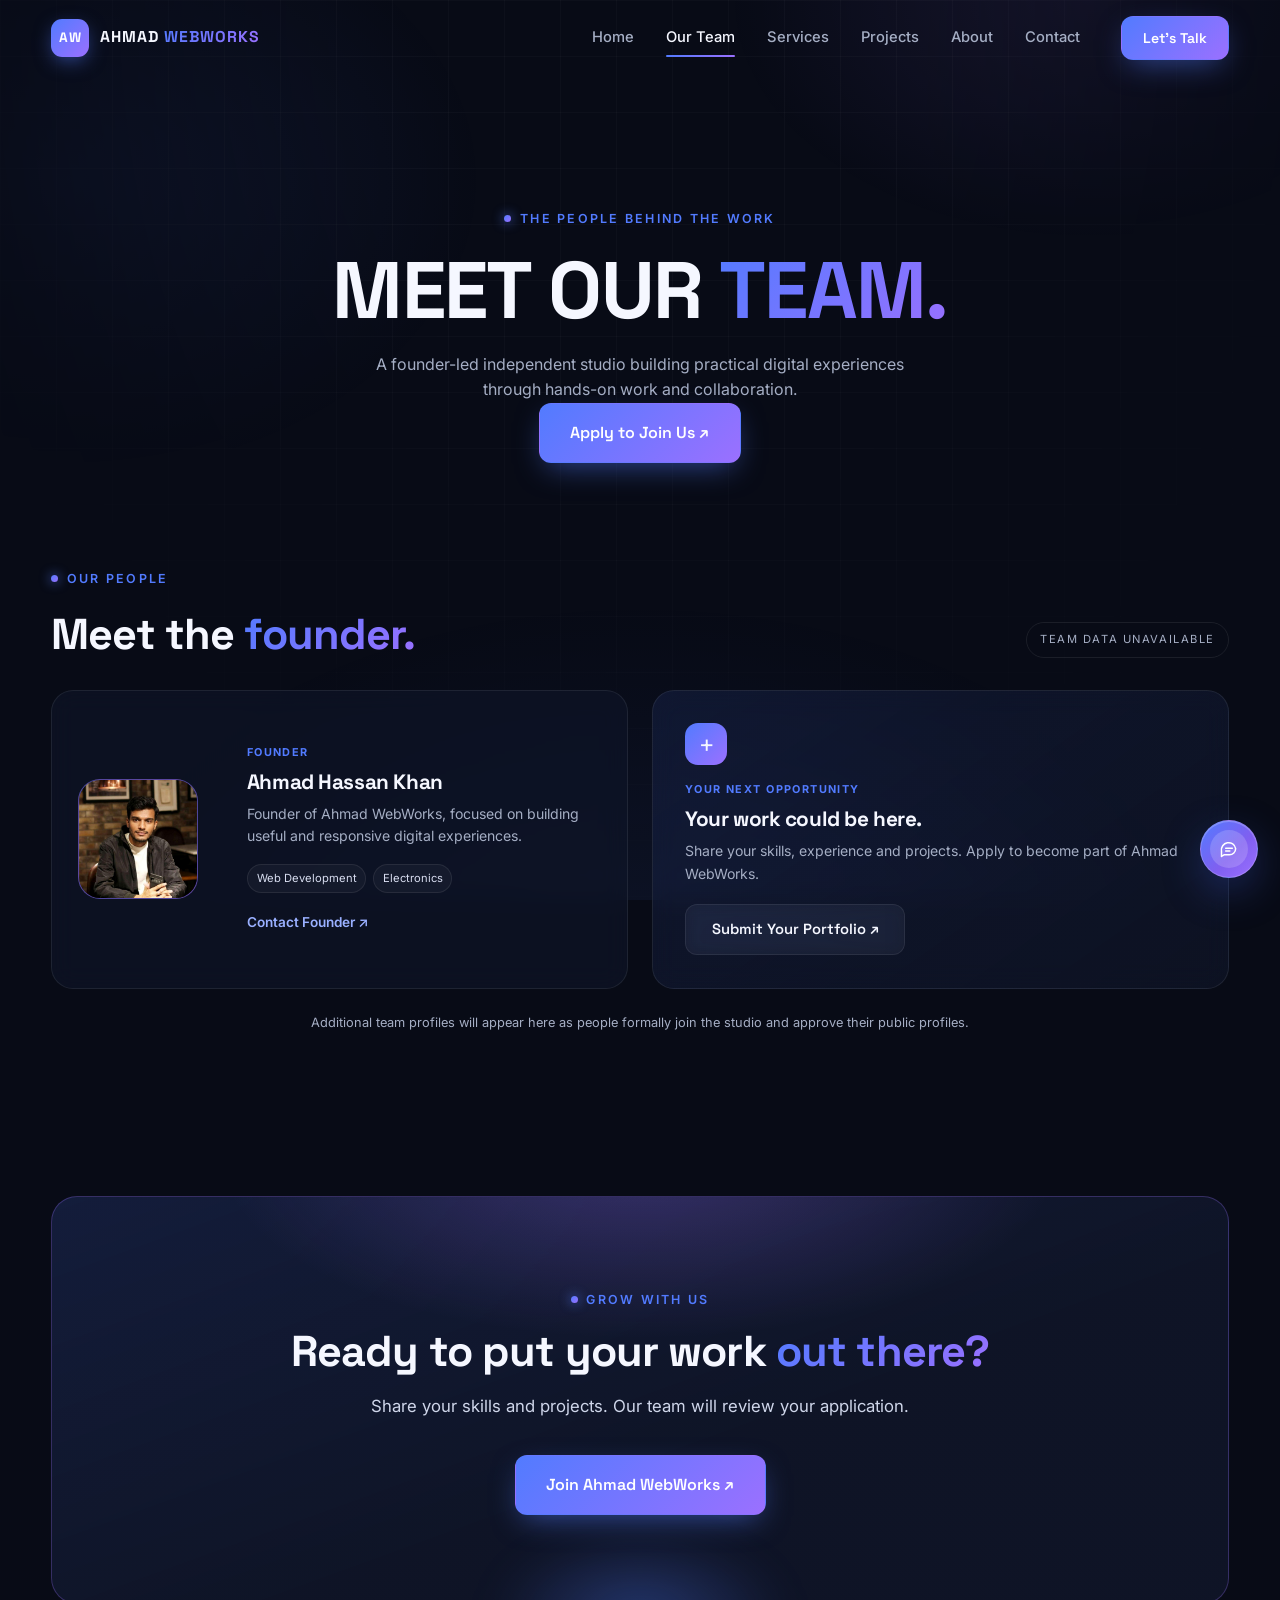
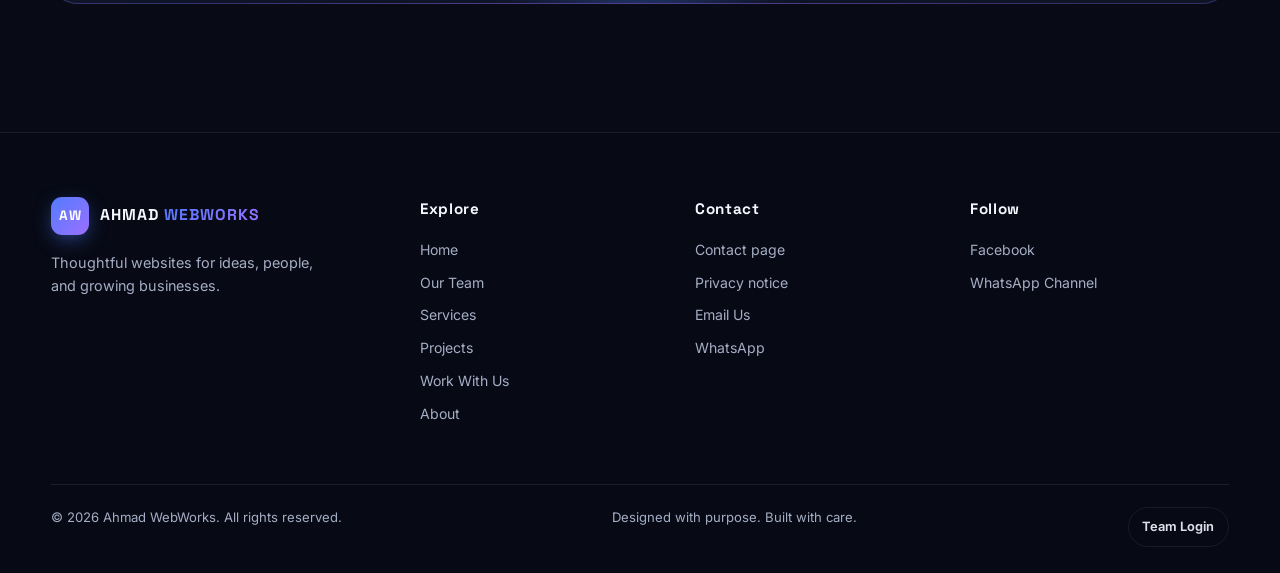
<file: team.html>
<!DOCTYPE html>
<html lang="en">
<head>
  <meta charset="UTF-8">
  <meta name="viewport" content="width=device-width, initial-scale=1.0">
  <meta name="theme-color" content="#080B16">
  <meta name="description" content="Meet the team behind Ahmad WebWorks.">
  <link rel="canonical" href="https://ahmadwebworks.github.io/ahmad-webworks/team.html">
  <title>Our Team | Ahmad WebWorks</title>

  <link rel="preconnect" href="https://fonts.googleapis.com">
  <link rel="preconnect" href="https://fonts.gstatic.com" crossorigin>
  <link href="https://fonts.googleapis.com/css2?family=Inter:wght@400;500;600;700&family=Space+Grotesk:wght@400;500;600;700&display=swap" rel="stylesheet">

  <link rel="stylesheet" href="css/style.css?v=20261125-demo-final3">
  <link rel="stylesheet" href="css/team.css?v=20261125-demo-final3">
  <script src="js/main.js" defer></script>
<script>
(() => {
  "use strict";
  const SUPABASE_URL = "https://vxdzyfbxcorxqysvlzgn.supabase.co";
  const SUPABASE_KEY = "sb_publishable_egeeneg2jGd6y2yotB_Bdw_FR2XMVJB";

  const safeURL = value => {
    if (!value) return null;
    try {
      const url = new URL(value);
      return ["https:", "http:"].includes(url.protocol) ? url.href : null;
    } catch { return null; }
  };

  const initials = name => String(name || "Team Member")
    .trim().split(/\s+/).slice(0, 2)
    .map(part => part[0] || "").join("").toUpperCase();

  function addText(parent, tag, className, value) {
    if (!value) return null;
    const el = document.createElement(tag);
    if (className) el.className = className;
    el.textContent = value;
    parent.appendChild(el);
    return el;
  }

  function makeProfileCard(member) {
    const card = document.createElement("article");
    card.className = "team-card";

    const avatar = document.createElement("div");
    avatar.className = "team-avatar";
    const avatarURL = safeURL(member.avatar_url);
    if (avatarURL) {
      avatar.classList.add("has-image");
      const img = document.createElement("img");
      img.src = avatarURL;
      img.alt = member.full_name || "Team member";
      avatar.appendChild(img);
    } else {
      avatar.textContent = initials(member.full_name);
    }
    card.appendChild(avatar);

    const body = document.createElement("div");
    body.className = "team-card-body";
    const isDemoProfile = String(member.full_name || "").trim().toLowerCase() === "aurther lufus";
    addText(body, "span", "team-role", member.job_title || "TEAM MEMBER");
    addText(body, "h3", "", member.full_name || "Team Member");
    if (isDemoProfile) {
      const demoBadge = addText(body, "span", "team-demo-badge", "DEMO / EXPERIMENT");
      demoBadge.setAttribute("aria-label", "Demo profile, not a confirmed team member");
    } else {
      addText(body, "p", "team-location", member.location);
    }
    addText(body, "p", "", member.bio || "A member of the Ahmad WebWorks team.");

    if (Array.isArray(member.skills) && member.skills.length) {
      const skills = document.createElement("div");
      skills.className = "team-skills";
      member.skills.forEach(skill => addText(skills, "span", "", skill));
      body.appendChild(skills);
    }

    const links = [
      ["Website", member.website_url],
      ["GitHub", member.github_url],
      ["LinkedIn", member.linkedin_url]
    ];
    const validLinks = links.map(([label, value]) => [label, safeURL(value)])
      .filter(([, url]) => url);
    if (validLinks.length) {
      const linkBox = document.createElement("div");
      linkBox.className = "team-member-links";
      validLinks.forEach(([label, url]) => {
        const a = document.createElement("a");
        a.className = "team-profile-link";
        a.href = url;
        a.target = "_blank";
        a.rel = "noopener noreferrer";
        a.textContent = label + " ↗";
        linkBox.appendChild(a);
      });
      body.appendChild(linkBox);
    }

    if (member.slug) {
      const profileLink = document.createElement("a");
      profileLink.className = "team-profile-link";
      profileLink.href = "team-member.html?slug=" + encodeURIComponent(member.slug);
      profileLink.textContent = "View Profile ↗";
      body.appendChild(profileLink);
    }

    card.appendChild(body);
    return card;
  }

  async function loadPublishedTeam() {
    const grid = document.querySelector(".team-grid");
    const count = document.querySelector(".team-count");
    if (!grid) {
      console.error("Team page loader: .team-grid was not found.");
      return;
    }

    try {
      const params = new URLSearchParams({
        select: "id,full_name,job_title,location,bio,skills,avatar_url,website_url,github_url,linkedin_url,slug",
        is_published: "eq.true",
        review_status: "eq.approved",
        order: "created_at.asc"
      });
      const response = await fetch(
        SUPABASE_URL + "/rest/v1/employee_portfolios?" + params.toString(),
        {
          method: "GET",
          headers: {
            apikey: SUPABASE_KEY,
            Authorization: "Bearer " + SUPABASE_KEY
          },
          cache: "no-store"
        }
      );
      if (!response.ok) {
        const detail = await response.text();
        throw new Error("Supabase REST " + response.status + ": " + detail);
      }

      const members = await response.json();
      const joinCard = grid.querySelector(".team-join-card");
      grid.querySelectorAll("[data-dynamic-employee]").forEach(card => card.remove());

      (members || []).forEach(member => {
        const card = makeProfileCard(member);
        card.dataset.dynamicEmployee = "true";
        grid.insertBefore(card, joinCard || null);
      });

      if (count) {
        const total = 1 + (members || []).length;
        count.textContent = total + (total === 1 ? " TEAM MEMBER" : " TEAM MEMBERS");
      }
      console.info("Team page loaded published employee profiles:", (members || []).length);
    } catch (error) {
      console.error("Could not load published team profiles:", error);
      if (count) count.textContent = "TEAM DATA UNAVAILABLE";
    }
  }

  if (document.readyState === "loading") {
    document.addEventListener("DOMContentLoaded", loadPublishedTeam, { once: true });
  } else {
    loadPublishedTeam();
  }
})();
</script>

  <link rel="icon" href="favicon.svg" type="image/svg+xml">
  <meta property="og:site_name" content="Ahmad WebWorks">
  <meta property="og:url" content="https://ahmadwebworks.github.io/ahmad-webworks/team.html">
  <meta property="og:title" content="Our Team | Ahmad WebWorks">
  <meta property="og:description" content="Meet the team behind Ahmad WebWorks.">
  <meta property="og:type" content="website">
  <meta name="twitter:card" content="summary">
  <meta name="twitter:title" content="Our Team | Ahmad WebWorks">
  <meta name="twitter:description" content="Meet the team behind Ahmad WebWorks.">
  <link rel="stylesheet" href="css/assistant-widget.css?v=20261125-step1">
</head>
<body>

<header class="site-header">
  <nav class="nav container" aria-label="Main navigation">
    <a href="index.html" class="brand" aria-label="Ahmad WebWorks home">
      <span class="brand-mark">AW</span><span class="brand-word">AHMAD <em>WEBWORKS</em></span>
    </a>
    <button class="nav-toggle" type="button" aria-label="Open navigation" aria-controls="primary-navigation" aria-expanded="false">
      <span></span><span></span><span></span>
    </button>
    <div class="nav-backdrop"></div>
    <div class="nav-links" id="primary-navigation">
      <button class="nav-close" type="button" aria-label="Close navigation">×</button>
      <a class="nav-link" href="index.html">Home</a>
      <a class="nav-link active" href="team.html">Our Team</a>
      <a class="nav-link" href="services.html">Services</a>
      <a class="nav-link" href="portfolio.html">Projects</a>
      <a class="nav-link" href="about.html">About</a>
      <a class="nav-link" href="contact.html">Contact</a>
      <a class="btn btn-primary nav-cta" href="contact.html">Let's Talk</a>
    </div>
  </nav>
</header>

<main class="team-page">

  <section class="section team-hero">
    <div class="container">
      <div class="section-head reveal">
        <span class="eyebrow center">
          <span class="eyebrow-dot"></span>
          THE PEOPLE BEHIND THE WORK
        </span>

        <h1>Meet our <span class="grad-text">team.</span></h1>

        <p class="section-sub">
          A founder-led independent studio building practical digital
          experiences through hands-on work and collaboration.
        </p>

        <a href="join-team.html" class="btn btn-primary btn-lg">
          Apply to Join Us ↗
        </a>
      </div>
    </div>
  </section>

  <section class="section team-members">
    <div class="container">

      <div class="team-section-heading reveal">
        <div>
          <span class="eyebrow">
            <span class="eyebrow-dot"></span>
            OUR PEOPLE
          </span>
          <h2>Meet the <span class="grad-text">founder.</span></h2>
        </div>
        <span class="team-count">FOUNDER-LED STUDIO</span>
      </div>

      <div class="team-grid">

        <!-- FOUNDER -->
        <article class="team-card reveal">
          <img class="team-avatar" src="images/founder-casual.jpg?v=20261124-2" alt="Ahmad Hassan Khan, founder of Ahmad WebWorks, wearing a dark jacket and white shirt" loading="lazy">

          <div class="team-card-body">
            <span class="team-role">FOUNDER</span>
            <h3>Ahmad Hassan Khan</h3>

            <p>
              Founder of Ahmad WebWorks, focused on building
              useful and responsive digital experiences.
            </p>

            <div class="team-skills">
              <span>Web Development</span>
              <span>Electronics</span>
            </div>

            <a href="mailto:ahmadhassankhan79@gmail.com"
               class="team-profile-link">
              Contact Founder ↗
            </a>
          </div>
        </article>

        <!-- JOIN OUR TEAM -->
        <article class="team-join-card reveal d1">
          <div class="join-card-icon">+</div>

          <span class="team-role">YOUR NEXT OPPORTUNITY</span>

          <h3>Your work could be here.</h3>

          <p>
            Share your skills, experience and projects.
            Apply to become part of Ahmad WebWorks.
          </p>

          <a href="join-team.html" class="btn btn-ghost">
            Submit Your Portfolio ↗
          </a>
        </article>

      </div>

      <p class="team-note">
        Additional team profiles will appear here as people formally join the studio and approve their public profiles.
      </p>

    </div>
  </section>

  <section class="section team-bottom">
    <div class="container">
      <div class="cta-panel reveal">

        <div class="cta-glow"></div>

        <span class="eyebrow center">
          <span class="eyebrow-dot"></span>
          GROW WITH US
        </span>

        <h2>
          Ready to put your work
          <span class="grad-text">out there?</span>
        </h2>

        <p>
          Share your skills and projects.
          Our team will review your application.
        </p>

        <a href="join-team.html" class="btn btn-primary btn-lg">
          Join Ahmad WebWorks ↗
        </a>

      </div>
    </div>
  </section>

</main>

<footer class="site-footer">
  <div class="container">
    <div class="footer-grid">
      <div class="f-brand">
        <a href="index.html" class="brand"><span class="brand-mark">AW</span><span class="brand-word">AHMAD <em>WEBWORKS</em></span></a>
        <p class="f-tag">Thoughtful websites for ideas, people, and growing businesses.</p>
      </div>
      <div class="f-col">
        <h4>Explore</h4>
        <a href="index.html">Home</a>
        <a href="team.html">Our Team</a>
        <a href="services.html">Services</a>
        <a href="portfolio.html">Projects</a>
        <a href="work-with-us.html">Work With Us</a>
        <a href="about.html">About</a>
      </div>
      <div class="f-col">
        <h4>Contact</h4>
        <a href="contact.html">Contact page</a>
        <a href="privacy.html">Privacy notice</a>
        <a href="mailto:ahmadhassankhan79@gmail.com">Email Us</a>
        <a href="https://wa.me/923704513823" target="_blank" rel="noopener noreferrer">WhatsApp</a>
      </div>
      <div class="f-col">
        <h4>Follow</h4>
        <a href="https://www.facebook.com/profile.php?id=61596110341289" target="_blank" rel="noopener noreferrer">Facebook</a>
        <a href="https://whatsapp.com/channel/0029VbDgUJtKrWQwrKaFiu3S" target="_blank" rel="noopener noreferrer">WhatsApp Channel</a>
      </div>
    </div>
    <div class="footer-bottom">
      <p>© <span id="year"></span> Ahmad WebWorks. All rights reserved.</p>
      <p>Designed with purpose. Built with care.</p>
      <a class="footer-team-login" href="portal.html">Team Login</a>
    </div>
  </div>
</footer>

  <script src="js/assistant-widget.js?v=20261126-reset" defer></script>
</body>
</html>
</file>
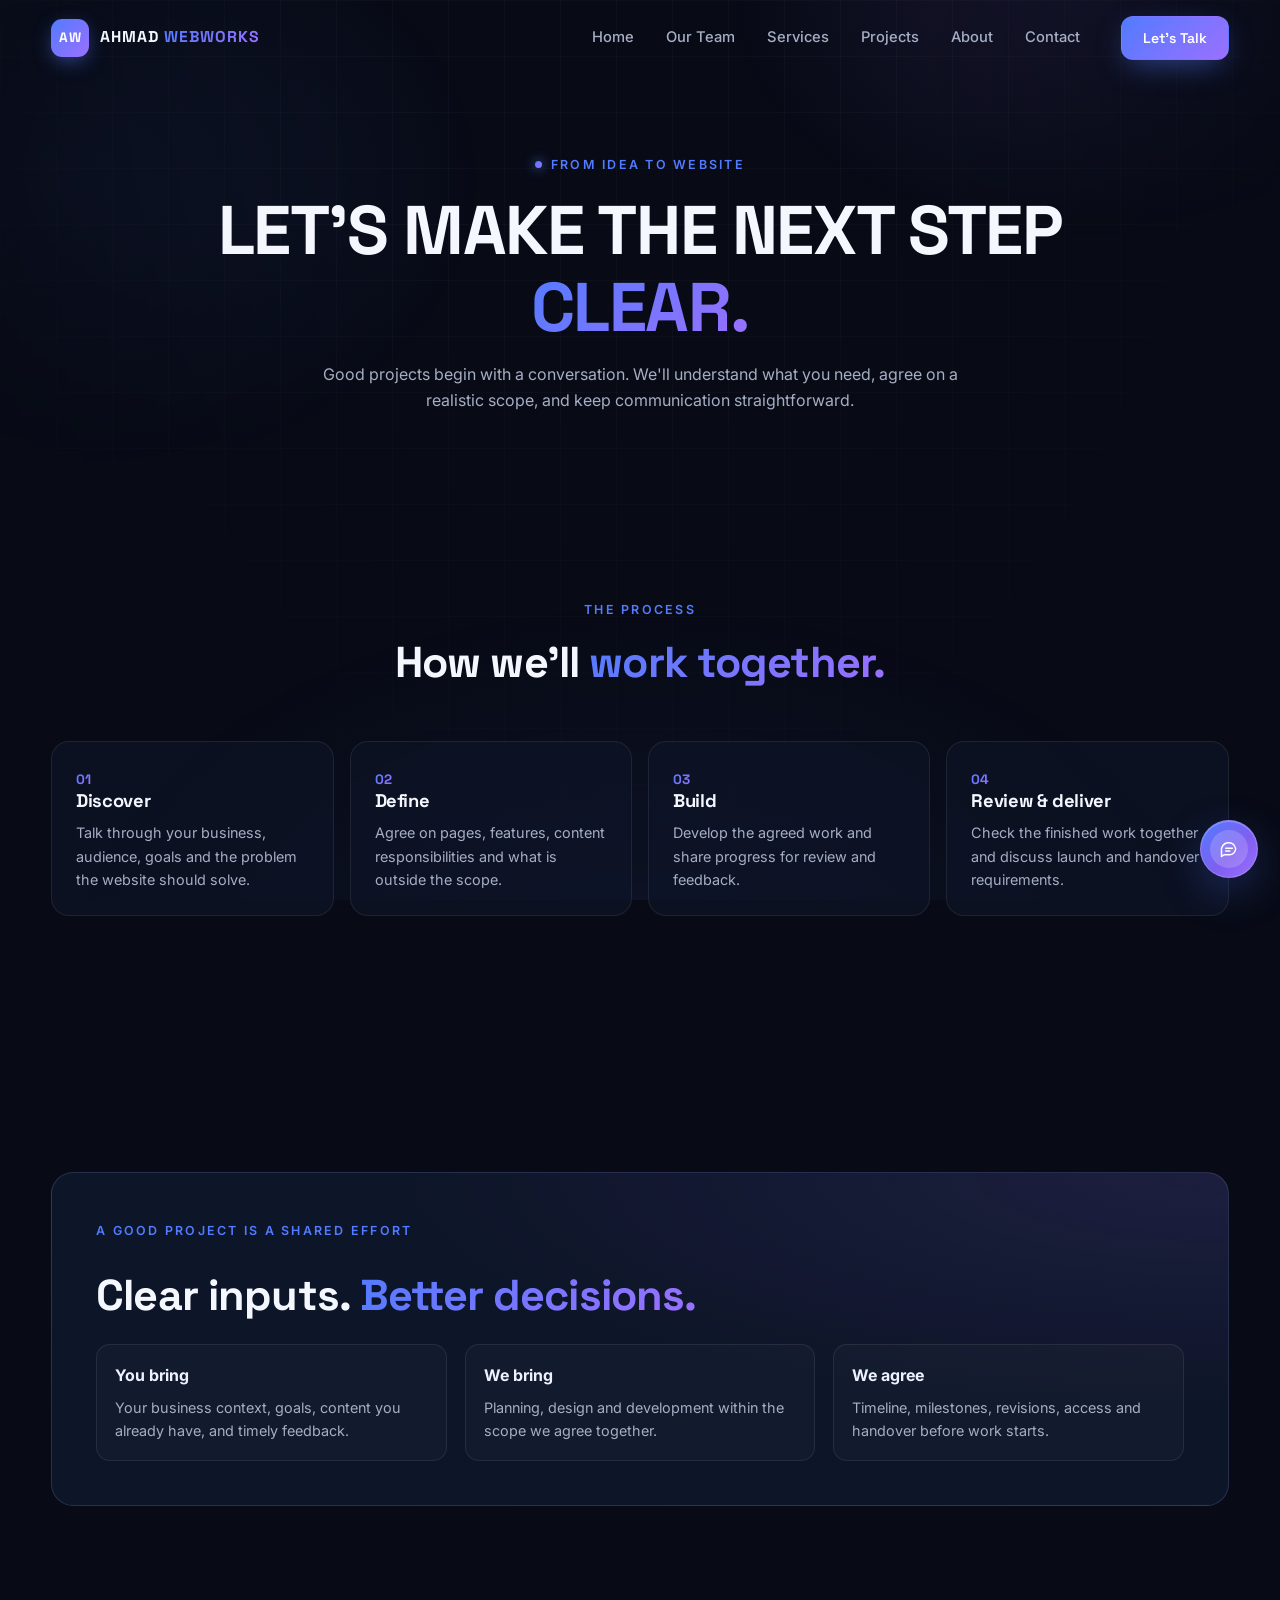
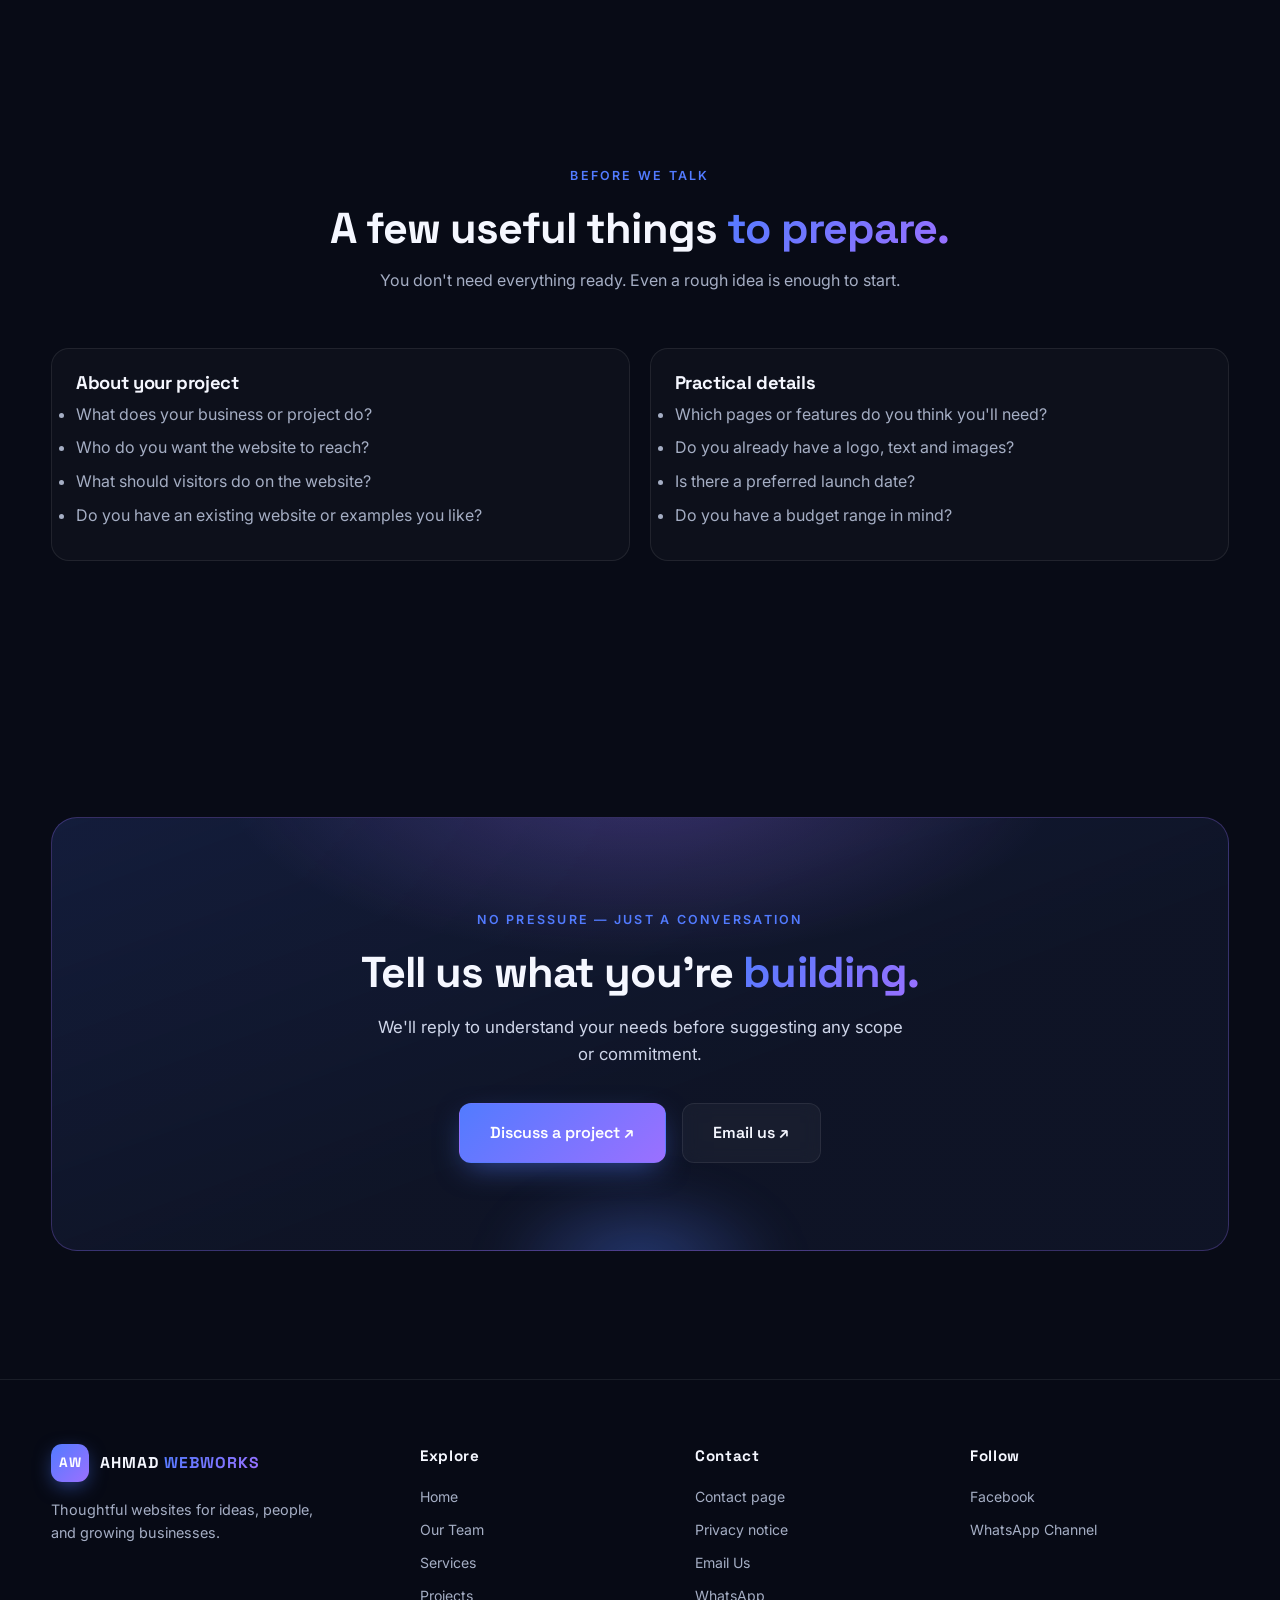
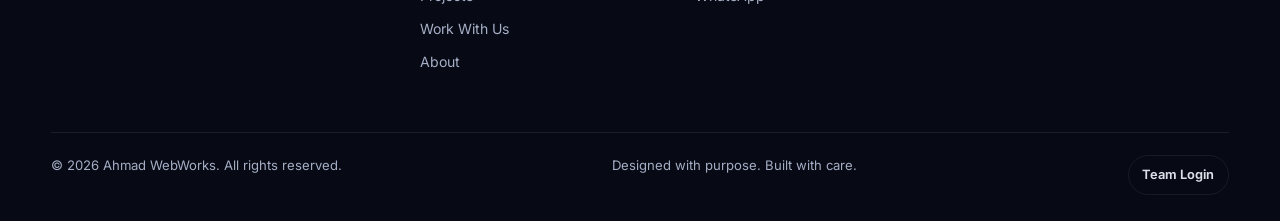
<file: work-with-us.html>
<!DOCTYPE html>
<html lang="en">
<head>
  <meta charset="UTF-8">
  <meta name="viewport" content="width=device-width, initial-scale=1.0">
  <meta name="theme-color" content="#080B16">
  <meta name="author" content="Ahmad Hassan Khan">
  <link rel="preconnect" href="https://fonts.googleapis.com">
  <link rel="preconnect" href="https://fonts.gstatic.com" crossorigin>
  <link href="https://fonts.googleapis.com/css2?family=Inter:wght@400;500;600;700&family=Space+Grotesk:wght@400;500;600;700&display=swap" rel="stylesheet">
  <link rel="stylesheet" href="css/style.css?v=20261124-proof-led1">
  <script src="js/main.js" defer></script>
  <title>Work With Us | Ahmad WebWorks</title>
  <meta name="description" content="Learn how to start a website project with Ahmad WebWorks, from first conversation to delivery.">
  <link rel="canonical" href="https://ahmadwebworks.github.io/ahmad-webworks/work-with-us.html">
  <style>
    .inner-hero{padding:150px 0 55px;text-align:center}.inner-hero h1{max-width:850px;margin:0 auto 1rem}.inner-hero p{max-width:690px;margin:auto}
    .steps-grid{display:grid;grid-template-columns:repeat(4,minmax(0,1fr));gap:1rem}.work-step{padding:1.5rem;border:1px solid var(--border);border-radius:18px;background:var(--glass)}.work-step p{font-size:.9rem;margin-top:.6rem}
    .brief-grid{display:grid;grid-template-columns:1fr 1fr;gap:1.2rem}.brief-card{padding:1.5rem;border:1px solid var(--border);border-radius:18px;background:rgba(255,255,255,.025)}.brief-card li{margin:.5rem 0;color:var(--muted)}
    @media(max-width:800px){.steps-grid{grid-template-columns:1fr 1fr}}@media(max-width:640px){.inner-hero{padding-top:125px}.steps-grid,.brief-grid{grid-template-columns:1fr}}
  </style>
  <link rel="icon" href="favicon.svg" type="image/svg+xml">
  <meta property="og:site_name" content="Ahmad WebWorks">
  <meta property="og:url" content="https://ahmadwebworks.github.io/ahmad-webworks/work-with-us.html">
  <meta property="og:title" content="Work With Us | Ahmad WebWorks">
  <meta property="og:description" content="Learn how to start a website project with Ahmad WebWorks, from first conversation to delivery.">
  <meta property="og:type" content="website">
  <meta name="twitter:card" content="summary">
  <meta name="twitter:title" content="Work With Us | Ahmad WebWorks">
  <meta name="twitter:description" content="Learn how to start a website project with Ahmad WebWorks, from first conversation to delivery.">
  <link rel="stylesheet" href="css/assistant-widget.css?v=20261125-step1">
</head>
<body>
<header class="site-header">
  <nav class="nav container" aria-label="Main navigation">
    <a href="index.html" class="brand" aria-label="Ahmad WebWorks home">
      <span class="brand-mark">AW</span><span class="brand-word">AHMAD <em>WEBWORKS</em></span>
    </a>
    <button class="nav-toggle" type="button" aria-label="Open navigation" aria-controls="primary-navigation" aria-expanded="false">
      <span></span><span></span><span></span>
    </button>
    <div class="nav-backdrop"></div>
    <div class="nav-links" id="primary-navigation">
      <button class="nav-close" type="button" aria-label="Close navigation">×</button>
      <a class="nav-link" href="index.html">Home</a>
      <a class="nav-link" href="team.html">Our Team</a>
      <a class="nav-link" href="services.html">Services</a>
      <a class="nav-link" href="portfolio.html">Projects</a>
      <a class="nav-link" href="about.html">About</a>
      <a class="nav-link" href="contact.html">Contact</a>
      <a class="btn btn-primary nav-cta" href="contact.html">Let's Talk</a>
    </div>
  </nav>
</header>
<main>
<section class="inner-hero section"><div class="container reveal"><span class="eyebrow center"><span class="eyebrow-dot"></span> FROM IDEA TO WEBSITE</span><h1>Let's make the next step <span class="grad-text">clear.</span></h1><p>Good projects begin with a conversation. We'll understand what you need, agree on a realistic scope, and keep communication straightforward.</p></div></section>
<section class="section"><div class="container"><div class="section-head reveal"><span class="eyebrow center">THE PROCESS</span><h2>How we'll <span class="grad-text">work together.</span></h2></div>
<div class="steps-grid"><article class="work-step reveal"><span class="wc-num">01</span><h3>Discover</h3><p>Talk through your business, audience, goals and the problem the website should solve.</p></article><article class="work-step reveal d1"><span class="wc-num">02</span><h3>Define</h3><p>Agree on pages, features, content responsibilities and what is outside the scope.</p></article><article class="work-step reveal d2"><span class="wc-num">03</span><h3>Build</h3><p>Develop the agreed work and share progress for review and feedback.</p></article><article class="work-step reveal d3"><span class="wc-num">04</span><h3>Review & deliver</h3><p>Check the finished work together and discuss launch and handover requirements.</p></article></div>
</div></section>
<section class="section"><div class="container"><div class="expect-panel reveal"><span class="eyebrow">A GOOD PROJECT IS A SHARED EFFORT</span><h2>Clear inputs. <span class="grad-text">Better decisions.</span></h2><div class="expect-grid"><div><strong>You bring</strong><p>Your business context, goals, content you already have, and timely feedback.</p></div><div><strong>We bring</strong><p>Planning, design and development within the scope we agree together.</p></div><div><strong>We agree</strong><p>Timeline, milestones, revisions, access and handover before work starts.</p></div></div></div></div></section>
<section class="section"><div class="container"><div class="section-head reveal"><span class="eyebrow center">BEFORE WE TALK</span><h2>A few useful things <span class="grad-text">to prepare.</span></h2><p class="section-sub">You don't need everything ready. Even a rough idea is enough to start.</p></div>
<div class="brief-grid"><article class="brief-card reveal"><h3>About your project</h3><ul><li>What does your business or project do?</li><li>Who do you want the website to reach?</li><li>What should visitors do on the website?</li><li>Do you have an existing website or examples you like?</li></ul></article><article class="brief-card reveal d1"><h3>Practical details</h3><ul><li>Which pages or features do you think you'll need?</li><li>Do you already have a logo, text and images?</li><li>Is there a preferred launch date?</li><li>Do you have a budget range in mind?</li></ul></article></div>
</div></section>
<section class="section"><div class="container"><div class="cta-panel reveal"><div class="cta-glow"></div><span class="eyebrow center">NO PRESSURE — JUST A CONVERSATION</span><h2>Tell us what you're <span class="grad-text">building.</span></h2><p>We'll reply to understand your needs before suggesting any scope or commitment.</p><div class="hero-actions" style="justify-content:center"><a class="btn btn-primary btn-lg" href="https://wa.me/923704513823?text=Hi%20Ahmad%20WebWorks%2C%20I%27d%20like%20to%20discuss%20a%20website%20project.">Discuss a project ↗</a><a class="btn btn-ghost btn-lg" href="mailto:ahmadhassankhan79@gmail.com">Email us ↗</a></div></div></div></section>
</main><footer class="site-footer">
  <div class="container">
    <div class="footer-grid">
      <div class="f-brand">
        <a href="index.html" class="brand"><span class="brand-mark">AW</span><span class="brand-word">AHMAD <em>WEBWORKS</em></span></a>
        <p class="f-tag">Thoughtful websites for ideas, people, and growing businesses.</p>
      </div>
      <div class="f-col">
        <h4>Explore</h4>
        <a href="index.html">Home</a>
        <a href="team.html">Our Team</a>
        <a href="services.html">Services</a>
        <a href="portfolio.html">Projects</a>
        <a href="work-with-us.html">Work With Us</a>
        <a href="about.html">About</a>
      </div>
      <div class="f-col">
        <h4>Contact</h4>
        <a href="contact.html">Contact page</a>
        <a href="privacy.html">Privacy notice</a>
        <a href="mailto:ahmadhassankhan79@gmail.com">Email Us</a>
        <a href="https://wa.me/923704513823" target="_blank" rel="noopener noreferrer">WhatsApp</a>
      </div>
      <div class="f-col">
        <h4>Follow</h4>
        <a href="https://www.facebook.com/profile.php?id=61596110341289" target="_blank" rel="noopener noreferrer">Facebook</a>
        <a href="https://whatsapp.com/channel/0029VbDgUJtKrWQwrKaFiu3S" target="_blank" rel="noopener noreferrer">WhatsApp Channel</a>
      </div>
    </div>
    <div class="footer-bottom">
      <p>© <span id="year"></span> Ahmad WebWorks. All rights reserved.</p>
      <p>Designed with purpose. Built with care.</p>
      <a class="footer-team-login" href="portal.html">Team Login</a>
    </div>
  </div>
</footer>
  <script src="js/assistant-widget.js?v=20261126-reset" defer></script>
</body>
</html>
</file>
<file: css/style.css>
/* ==========================================================
   AHMAD WEBWORKS — style.css
   Palette: #080B16 bg · #101629 surface · #527BFF / #9B70FF accents
   ========================================================== */

:root{
  --bg:#080B16;
  --bg-2:#101629;
  --accent:#527BFF;
  --accent-2:#9B70FF;
  --text:#F5F7FF;
  --muted:#A5AEC4;
  --glass:rgba(16,22,41,.62);
  --border:rgba(255,255,255,.08);
  --grad:linear-gradient(135deg,#527BFF 0%,#9B70FF 100%);
  --radius:18px;
  --font-display:'Space Grotesk',system-ui,-apple-system,sans-serif;
  --font-body:'Inter',system-ui,-apple-system,'Segoe UI',sans-serif;
  --shadow-lg:0 30px 60px -20px rgba(0,0,0,.6);
  --ease:cubic-bezier(.22,.61,.36,1);
}

*,*::before,*::after{margin:0;padding:0;box-sizing:border-box}
html{scroll-behavior:smooth;scroll-padding-top:92px}
body{
  font-family:var(--font-body);
  background:var(--bg);
  color:var(--text);
  line-height:1.6;
  overflow-x:hidden;
  -webkit-font-smoothing:antialiased;
}
body::before{
  content:"";position:fixed;inset:0;z-index:-2;pointer-events:none;
  background:
    radial-gradient(600px 400px at 85% 0%,rgba(155,112,255,.10),transparent 60%),
    radial-gradient(700px 500px at 5% 20%,rgba(82,123,255,.10),transparent 60%),
    linear-gradient(rgba(255,255,255,.025) 1px,transparent 1px),
    linear-gradient(90deg,rgba(255,255,255,.025) 1px,transparent 1px);
  background-size:auto,auto,56px 56px,56px 56px;
  mask-image:radial-gradient(ellipse at 50% 0%,black 30%,transparent 85%);
  -webkit-mask-image:radial-gradient(ellipse at 50% 0%,black 30%,transparent 85%);
}
body::after{
  content:"";position:fixed;inset:0;z-index:-1;pointer-events:none;
  background:radial-gradient(900px 600px at 50% 110%,rgba(82,123,255,.08),transparent 65%);
}
::selection{background:rgba(82,123,255,.4)}
img,svg{display:block}
a{color:inherit;text-decoration:none}
h1,h2,h3{font-family:var(--font-display);line-height:1.12;font-weight:700;letter-spacing:-.02em}
h1{font-size:clamp(2.4rem,5.4vw,4.3rem);text-transform:uppercase}
h2{font-size:clamp(1.8rem,3.6vw,2.7rem)}
h3{font-size:1.15rem}
p{color:var(--muted);font-size:1rem}

.container{width:min(1180px,92%);margin:0 auto}
.section{padding:clamp(72px,10vw,130px) 0;position:relative}
.grad-text{background:var(--grad);-webkit-background-clip:text;background-clip:text;-webkit-text-fill-color:transparent;color:transparent}

.eyebrow{
  display:inline-flex;align-items:center;gap:.55rem;
  font-size:.78rem;font-weight:600;letter-spacing:.18em;text-transform:uppercase;
  color:var(--accent);margin-bottom:1.1rem;
}
.eyebrow.center{justify-content:center}
.eyebrow-dot{width:7px;height:7px;border-radius:50%;background:var(--grad);box-shadow:0 0 12px var(--accent)}

.btn{
  display:inline-flex;align-items:center;gap:.55rem;
  font-family:var(--font-display);font-weight:600;font-size:.92rem;
  padding:.8rem 1.6rem;border-radius:12px;border:1px solid transparent;
  cursor:pointer;transition:transform .3s var(--ease),box-shadow .3s var(--ease),background .3s,border-color .3s;
  will-change:transform;
}
.btn svg{transition:transform .3s var(--ease)}
.btn:hover svg{transform:translateX(4px)}
.btn-primary{background:var(--grad);color:#fff;box-shadow:0 10px 30px -8px rgba(82,123,255,.55)}
.btn-primary:hover{transform:translateY(-3px);box-shadow:0 18px 40px -10px rgba(155,112,255,.6)}
.btn-ghost{background:rgba(255,255,255,.04);border-color:var(--border);color:var(--text);backdrop-filter:blur(8px)}
.btn-ghost:hover{transform:translateY(-3px);border-color:rgba(155,112,255,.55);background:rgba(155,112,255,.08)}
.btn-light{background:var(--text);color:#0A0E1C}
.btn-light:hover{transform:translateY(-3px);box-shadow:0 18px 40px -12px rgba(255,255,255,.35)}
.btn-lg{padding:1rem 1.9rem;font-size:1rem}

/* NAVIGATION */
.site-header{
  position:fixed;top:0;left:0;right:0;z-index:100;
  transition:background .35s,border-color .35s,backdrop-filter .35s;
  border-bottom:1px solid transparent;
}
.site-header.scrolled{
  background:rgba(8,11,22,.78);
  backdrop-filter:blur(16px) saturate(1.4);
  -webkit-backdrop-filter:blur(16px) saturate(1.4);
  border-color:var(--border);
}
.nav{display:flex;align-items:center;justify-content:space-between;height:76px}
.brand{display:flex;align-items:center;gap:.7rem}
.brand-mark{
  width:38px;height:38px;border-radius:11px;display:grid;place-items:center;
  background:var(--grad);color:#fff;font-family:var(--font-display);
  font-weight:700;font-size:.85rem;letter-spacing:.02em;
  box-shadow:0 6px 20px -4px rgba(82,123,255,.6);
}
.brand-word{font-family:var(--font-display);font-weight:700;font-size:.98rem;letter-spacing:.06em}
.brand-word em{font-style:normal;background:var(--grad);-webkit-background-clip:text;background-clip:text;-webkit-text-fill-color:transparent}
.nav-links{display:flex;align-items:center;gap:2rem}
.nav-link{font-size:.92rem;font-weight:500;color:var(--muted);position:relative;padding:.35rem 0;transition:color .25s}
.nav-link::after{
  content:"";position:absolute;left:0;bottom:-2px;width:100%;height:2px;border-radius:2px;
  background:var(--grad);transform:scaleX(0);transform-origin:left;transition:transform .35s var(--ease);
}
.nav-link:hover,.nav-link.active{color:var(--text)}
.nav-link:hover::after,.nav-link.active::after{transform:scaleX(1)}
.nav-cta{margin-left:.6rem;padding:.62rem 1.3rem;font-size:.88rem}

.nav-toggle{display:none;flex-direction:column;gap:5px;background:none;border:0;cursor:pointer;padding:8px;z-index:110}
.nav-toggle span{width:24px;height:2px;border-radius:2px;background:var(--text);transition:transform .35s var(--ease),opacity .25s}
body.nav-open .nav-toggle span:nth-child(1){transform:translateY(7px) rotate(45deg)}
body.nav-open .nav-toggle span:nth-child(2){opacity:0}
body.nav-open .nav-toggle span:nth-child(3){transform:translateY(-7px) rotate(-45deg)}

/* HERO */
.hero{min-height:100vh;display:flex;align-items:center;padding-top:130px}
.hero-bg{position:absolute;inset:0;pointer-events:none}
.hero-bg::before{
  content:"";position:absolute;top:-160px;left:50%;transform:translateX(-50%);
  width:760px;height:520px;border-radius:50%;
  background:radial-gradient(closest-side,rgba(82,123,255,.22),rgba(155,112,255,.08) 55%,transparent 75%);
  filter:blur(10px);
}
.hero-grid{display:grid;grid-template-columns:1.05fr .95fr;gap:4rem;align-items:center}
.hero-sub{font-size:1.12rem;max-width:34rem;margin:1.4rem 0 2.2rem}
.hero-actions{display:flex;flex-wrap:wrap;gap:1rem}
.hero-tags{display:flex;align-items:center;gap:.9rem;margin-top:2.6rem;font-size:.85rem;color:var(--muted)}
.hero-tags i{width:4px;height:4px;border-radius:50%;background:var(--accent);opacity:.7}

/* HERO VISUAL */
.hero-visual{position:relative;min-height:440px}
.hv-glow{
  position:absolute;inset:12% 8%;border-radius:32px;z-index:0;
  background:radial-gradient(closest-side,rgba(82,123,255,.28),transparent 70%);
  filter:blur(30px);
}
.hv-orbit{
  position:absolute;inset:-6% -2%;border-radius:50%;z-index:0;opacity:.55;
  background:conic-gradient(from 0deg,transparent 0 70%,rgba(155,112,255,.5) 82%,transparent 95%);
  -webkit-mask:radial-gradient(farthest-side,transparent calc(100% - 2px),#000 calc(100% - 1px));
  mask:radial-gradient(farthest-side,transparent calc(100% - 2px),#000 calc(100% - 1px));
  animation:spin 14s linear infinite;
}
@keyframes spin{to{transform:rotate(360deg)}}
.browser-card{
  position:relative;z-index:2;
  background:var(--glass);border:1px solid var(--border);border-radius:20px;
  backdrop-filter:blur(14px);-webkit-backdrop-filter:blur(14px);
  box-shadow:var(--shadow-lg);overflow:hidden;
}
.browser-bar{display:flex;align-items:center;gap:7px;padding:.85rem 1.1rem;border-bottom:1px solid var(--border)}
.b-dot{width:11px;height:11px;border-radius:50%}
.b-dot.r{background:#FF5F57}.b-dot.y{background:#FEBC2E}.b-dot.g{background:#28C840}
.b-url{
  margin-left:1rem;flex:1;max-width:230px;
  font-size:.72rem;color:var(--muted);letter-spacing:.03em;
  background:rgba(255,255,255,.05);border:1px solid var(--border);border-radius:8px;padding:.28rem .8rem;
}
.code-area{padding:1.3rem 1.4rem 1.1rem;font-family:'SF Mono','Cascadia Code',Consolas,monospace;font-size:.82rem;line-height:2}
.code-line{
  width:var(--w);white-space:nowrap;overflow:hidden;
  border-radius:6px;padding:0 .5rem;margin-bottom:2px;
  animation:lineIn .8s var(--ease) both;
}
.code-line:nth-child(1){animation-delay:.15s}.code-line:nth-child(2){animation-delay:.35s}
.code-line:nth-child(3){animation-delay:.55s}.code-line:nth-child(4){animation-delay:.75s}
.code-line:nth-child(5){animation-delay:.95s}
@keyframes lineIn{from{opacity:0;transform:translateX(-14px)}to{opacity:1;transform:none}}
.tk.p{color:#7DD3FC}.tk.a{color:#C4B5FD}.tk.s{color:#86EFAC}.tk.t{color:#F5F7FF}
.cursor-line{padding:0 .5rem;color:#7DD3FC}
.caret{display:inline-block;width:8px;height:15px;margin-left:4px;vertical-align:-2px;background:var(--accent);animation:blink 1.05s steps(1) infinite}
@keyframes blink{50%{opacity:0}}
.browser-status{
  display:flex;align-items:center;gap:.5rem;
  padding:.7rem 1.4rem;border-top:1px solid var(--border);
  font-size:.75rem;color:var(--muted);
}
.pulse-dot{width:8px;height:8px;border-radius:50%;background:#34D399;box-shadow:0 0 0 0 rgba(52,211,153,.6);animation:pulse 1.8s infinite}
@keyframes pulse{70%{box-shadow:0 0 0 9px rgba(52,211,153,0)}100%{box-shadow:0 0 0 0 rgba(52,211,153,0)}}

.float-chip{
  position:absolute;z-index:3;display:inline-flex;align-items:center;gap:.45rem;
  background:rgba(16,22,41,.85);border:1px solid var(--border);border-radius:12px;
  backdrop-filter:blur(10px);-webkit-backdrop-filter:blur(10px);
  padding:.55rem .95rem;font-size:.78rem;font-weight:600;box-shadow:0 14px 34px -12px rgba(0,0,0,.7);
}
.chip-a{top:6%;right:-4%}
.chip-b{bottom:16%;left:-7%}
.chip-c{top:52%;right:-9%}
.float-slow{animation:floatY 6s ease-in-out infinite}
.float-slow2{animation:floatY 7s ease-in-out 1.2s infinite}
.float-med{animation:floatY 5s ease-in-out .6s infinite}
.float-fast{animation:floatY 4.4s ease-in-out .3s infinite}
@keyframes floatY{0%,100%{transform:translateY(0)}50%{transform:translateY(-14px)}}

/* SECTION HEADS */
.section-head{text-align:center;max-width:44rem;margin:0 auto 3.4rem}
.section-sub{margin:1rem auto 0;max-width:36rem}

/* SERVICES */
.services{background:linear-gradient(180deg,transparent,rgba(16,22,41,.5) 18%,rgba(16,22,41,.5) 82%,transparent)}
.services-grid{display:grid;grid-template-columns:repeat(4,1fr);gap:1.4rem}
.service-card{
  position:relative;overflow:hidden;
  background:var(--glass);border:1px solid var(--border);border-radius:var(--radius);
  backdrop-filter:blur(10px);-webkit-backdrop-filter:blur(10px);
  padding:2rem 1.6rem;
  transition:transform .4s var(--ease),border-color .4s,box-shadow .4s;
}
.service-card::before{
  content:"";position:absolute;inset:0;border-radius:inherit;padding:1px;
  background:var(--grad);
  -webkit-mask:linear-gradient(#000 0 0) content-box,linear-gradient(#000 0 0);
  -webkit-mask-composite:xor;mask-composite:exclude;
  opacity:0;transition:opacity .4s;
}
.service-card::after{
  content:"";position:absolute;top:-40%;right:-40%;width:70%;height:70%;border-radius:50%;
  background:radial-gradient(closest-side,rgba(155,112,255,.22),transparent);
  opacity:0;transition:opacity .45s;
}
.service-card:hover{transform:translateY(-8px);box-shadow:var(--shadow-lg)}
.service-card:hover::before,.service-card:hover::after{opacity:1}
.sc-icon{
  width:52px;height:52px;border-radius:14px;display:grid;place-items:center;margin-bottom:1.3rem;
  background:linear-gradient(135deg,rgba(91,132,255,.30),rgba(157,112,255,.27));
  border:1px solid rgba(157,174,255,.52);
  color:#e7edff;
  box-shadow:inset 0 1px 0 rgba(255,255,255,.10),0 5px 18px rgba(67,91,190,.14);
  transition:transform .4s var(--ease),background .3s,border-color .3s,box-shadow .3s;
}
.sc-icon svg{width:26px;height:26px}
.service-card:hover .sc-icon{transform:scale(1.08) rotate(-4deg);background:linear-gradient(135deg,rgba(91,132,255,.42),rgba(157,112,255,.39));border-color:rgba(185,197,255,.72);box-shadow:0 8px 24px rgba(67,91,190,.22)}
.service-card h3{margin-bottom:.6rem}
.service-card p{font-size:.9rem;margin-bottom:1.1rem}
.sc-link{display:inline-block;position:relative;z-index:1;font-size:.82rem;font-weight:600;color:var(--accent);opacity:.85;text-decoration:none;transition:opacity .3s,letter-spacing .3s}
.sc-link:focus-visible{outline:2px solid var(--accent-2);outline-offset:5px;border-radius:3px}
.service-card:hover .sc-link,.sc-link:focus-visible{opacity:1;letter-spacing:.04em}

/* PROJECTS */
.projects-grid{display:grid;grid-template-columns:repeat(3,1fr);gap:1.6rem}
.project-card{
  position:relative;overflow:hidden;
  background:var(--glass);border:1px solid var(--border);border-radius:20px;
  transition:transform .25s ease-out,border-color .4s,box-shadow .4s;
  transform-style:preserve-3d;
}
.project-card:hover{border-color:rgba(155,112,255,.45);box-shadow:var(--shadow-lg)}
.pc-visual{position:relative;padding:1.6rem 1.6rem 0;overflow:hidden}
.viz-commerce{background:linear-gradient(160deg,rgba(82,123,255,.16),rgba(16,22,41,.4))}
.viz-business{background:linear-gradient(160deg,rgba(155,112,255,.16),rgba(16,22,41,.4))}
.viz-portfolio{background:linear-gradient(160deg,rgba(56,189,248,.14),rgba(16,22,41,.4))}
.mock-window{
  background:rgba(8,11,22,.85);border:1px solid var(--border);border-bottom:0;
  border-radius:12px 12px 0 0;overflow:hidden;
  box-shadow:0 20px 40px -18px rgba(0,0,0,.7);
}
.mock-bar{display:flex;gap:5px;padding:.6rem .8rem;border-bottom:1px solid var(--border)}
.mock-bar span{width:8px;height:8px;border-radius:50%;background:rgba(255,255,255,.18)}
.mock-body{padding:1rem;display:grid;gap:.8rem;min-height:150px}
.shop-hero{height:52px;border-radius:8px;background:var(--grad);opacity:.85}
.shop-row{display:grid;grid-template-columns:repeat(3,1fr);gap:.7rem}
.prod{height:52px;border-radius:8px;background:rgba(255,255,255,.07);border:1px solid var(--border)}
.viz-business .mock-body{grid-template-columns:56px 1fr}
.dash-side{border-radius:8px;background:rgba(255,255,255,.06);border:1px solid var(--border)}
.dash-main{display:grid;gap:.7rem;grid-template-rows:34px 1fr}
.dash-stat{border-radius:8px;background:rgba(82,123,255,.22);border:1px solid rgba(82,123,255,.4)}
.dash-chart{display:flex;align-items:flex-end;gap:8px;padding:.4rem .2rem 0}
.dash-chart i{flex:1;height:var(--h);border-radius:4px 4px 0 0;background:linear-gradient(180deg,rgba(155,112,255,.9),rgba(82,123,255,.35))}
.folio-grid{display:grid;grid-template-columns:1fr 1fr;gap:.7rem}
.folio-grid div{height:62px;border-radius:8px;background:rgba(255,255,255,.07);border:1px solid var(--border)}
.folio-grid div:nth-child(2){background:linear-gradient(135deg,rgba(82,123,255,.35),rgba(155,112,255,.25))}
.pc-body{padding:1.4rem 1.6rem 1.7rem}
.pc-top{display:flex;align-items:center;gap:.6rem;margin-bottom:.9rem}
.pc-badge{
  font-size:.66rem;font-weight:700;letter-spacing:.12em;text-transform:uppercase;
  padding:.3rem .7rem;border-radius:99px;color:#0A0E1C;background:var(--grad);
}
.pc-tag{font-size:.74rem;color:var(--muted);border:1px solid var(--border);border-radius:99px;padding:.28rem .7rem}
.pc-body p{font-size:.9rem;margin:.5rem 0 1rem}
.pc-link{font-size:.85rem;font-weight:600;color:var(--accent);transition:letter-spacing .3s}
.project-card:hover .pc-link{letter-spacing:.04em}

/* ABOUT */
.why-grid{display:grid;grid-template-columns:1fr 1.15fr;gap:4rem;align-items:center}
.why-copy .section-sub{margin:1.1rem 0 2rem}
.why-copy .btn{margin-top:.4rem}
.why-cards{display:grid;grid-template-columns:1fr 1fr;gap:1.3rem}
.why-card{
  background:var(--glass);border:1px solid var(--border);border-radius:var(--radius);
  padding:1.7rem 1.5rem;backdrop-filter:blur(8px);-webkit-backdrop-filter:blur(8px);
  transition:transform .4s var(--ease),border-color .4s;
}
.why-card:hover{transform:translateY(-6px);border-color:rgba(82,123,255,.5)}
.wc-num{
  font-family:var(--font-display);font-weight:700;font-size:.85rem;
  background:var(--grad);-webkit-background-clip:text;background-clip:text;-webkit-text-fill-color:transparent;
}
.why-card h3{margin:.7rem 0 .5rem;font-size:1.02rem}
.why-card p{font-size:.87rem}

/* PROCESS */
.process-track{
  list-style:none;display:grid;grid-template-columns:repeat(4,1fr);gap:1.6rem;
  position:relative;counter-reset:step;
}
.process-track::before{
  content:"";position:absolute;top:34px;left:6%;right:6%;height:2px;
  background:linear-gradient(90deg,rgba(82,123,255,.1),rgba(82,123,255,.6),rgba(155,112,255,.6),rgba(155,112,255,.1));
}
.step{
  position:relative;background:var(--glass);border:1px solid var(--border);border-radius:var(--radius);
  padding:2.4rem 1.5rem 1.7rem;text-align:center;
  backdrop-filter:blur(8px);-webkit-backdrop-filter:blur(8px);
  transition:transform .4s var(--ease),border-color .4s;
}
.step:hover{transform:translateY(-6px);border-color:rgba(155,112,255,.5)}
.step-num{
  position:absolute;top:-2px;left:50%;transform:translate(-50%,-50%);
  width:68px;height:68px;border-radius:50%;display:grid;place-items:center;
  font-family:var(--font-display);font-weight:700;font-size:1.05rem;color:#fff;
  background:var(--grad);box-shadow:0 10px 26px -8px rgba(82,123,255,.7),0 0 0 8px var(--bg);
}
.step h3{margin:.8rem 0 .5rem}
.step p{font-size:.87rem}

/* CTA */
.cta-panel{
  position:relative;overflow:hidden;text-align:center;
  border-radius:26px;padding:clamp(3rem,7vw,5.5rem) 2rem;
  background:
    radial-gradient(600px 260px at 50% -10%,rgba(155,112,255,.28),transparent 70%),
    linear-gradient(160deg,rgba(82,123,255,.16),rgba(16,22,41,.85) 60%);
  border:1px solid rgba(155,112,255,.28);
}
.cta-panel h2{max-width:46rem;margin:0 auto}
.cta-panel p{max-width:34rem;margin:1.1rem auto 2.2rem;font-size:1.05rem;color:#CFD6EA}
.cta-note{display:block;margin-top:1.2rem;font-size:.8rem;color:var(--muted)}
.cta-glow{
  position:absolute;bottom:-120px;left:50%;transform:translateX(-50%);
  width:420px;height:220px;border-radius:50%;
  background:radial-gradient(closest-side,rgba(82,123,255,.35),transparent 70%);
  filter:blur(20px);pointer-events:none;
}

/* FOOTER */
.site-footer{border-top:1px solid var(--border);background:rgba(8,11,22,.6);padding-top:4rem}
.footer-grid{display:grid;grid-template-columns:1.4fr 1fr 1fr 1.1fr;gap:2.5rem;padding-bottom:3rem}
.f-brand .brand{margin-bottom:1rem}
.f-tag{font-size:.9rem;max-width:18rem}
.f-col h4{font-family:var(--font-display);font-size:.95rem;margin-bottom:1.1rem;letter-spacing:.04em}
.f-col a,.f-col span{display:block;font-size:.88rem;color:var(--muted);margin-bottom:.65rem;transition:color .25s,transform .25s}
.f-col a:hover{color:var(--text);transform:translateX(4px)}
.footer-bottom{
  display:flex;justify-content:space-between;gap:1rem;flex-wrap:wrap;
  padding:1.4rem 0 1.6rem;border-top:1px solid var(--border);
}
.footer-bottom p{font-size:.82rem}

/* SCROLL REVEAL */
.reveal{opacity:0;transform:translateY(28px);transition:opacity .8s var(--ease),transform .8s var(--ease)}
.reveal.visible{opacity:1;transform:none}
.d1{transition-delay:.08s}.d2{transition-delay:.16s}.d3{transition-delay:.24s}.d4{transition-delay:.32s}

/* RESPONSIVE */
@media (max-width:1024px){
  .hero-grid{grid-template-columns:1fr;gap:3.4rem;text-align:center}
  .hero-sub{margin-inline:auto}
  .hero-actions,.hero-tags{justify-content:center}
  .hero-visual{max-width:540px;margin:0 auto;width:100%}
  .chip-a{right:0}.chip-b{left:0}.chip-c{right:0}
  .services-grid{grid-template-columns:repeat(2,1fr)}
  .projects-grid{grid-template-columns:repeat(2,1fr)}
  .why-grid{grid-template-columns:1fr;gap:3rem}
  .process-track{grid-template-columns:repeat(2,1fr);row-gap:3.4rem}
  .process-track::before{display:none}
  .footer-grid{grid-template-columns:1fr 1fr}
}
@media (max-width:768px){
  .nav-toggle{display:flex}
  .nav-links{
    position:fixed;inset:0 0 0 auto;width:min(320px,84vw);
    flex-direction:column;align-items:flex-start;justify-content:center;gap:1.6rem;
    background:rgba(10,14,28,.98);backdrop-filter:blur(20px);-webkit-backdrop-filter:blur(20px);
    border-left:1px solid var(--border);padding:4.25rem 2rem 2rem;
    max-height:100dvh;overflow-y:auto;overscroll-behavior:contain;
    transform:translate3d(100%,0,0);
    visibility:hidden;pointer-events:none;
    transition:transform .3s ease,visibility 0s linear .3s;
    z-index:101;
  }
  body.nav-open .nav-links{
    transform:translate3d(0,0,0);
    visibility:visible;pointer-events:auto;
    transition:transform .3s ease,visibility 0s;
  }
  body.nav-open{overflow:hidden}
  .nav-link{font-size:1.15rem}
  .nav-cta{margin:1rem 0 0}
}
@media (max-width:640px){
  .services-grid,.projects-grid,.why-cards,.process-track{grid-template-columns:1fr}
  .process-track{row-gap:3.2rem}
  .footer-grid{grid-template-columns:1fr;gap:2rem}
  .footer-bottom{justify-content:center;text-align:center}
  .hero{padding-top:110px}
  .float-chip{font-size:.72rem;padding:.45rem .75rem}
  .btn-lg{padding:.9rem 1.5rem;font-size:.94rem}
}

/* REDUCED MOTION */
@media (prefers-reduced-motion:reduce){
  *,*::before,*::after{animation-duration:.01ms !important;animation-iteration-count:1 !important;transition-duration:.01ms !important}
  html{scroll-behavior:auto}
  .reveal{opacity:1;transform:none}
}

/* KEYBOARD FOCUS */
:focus-visible{outline:2px solid var(--accent);outline-offset:3px;border-radius:6px}
.service-card:focus-within,.project-card:focus-within,.why-card:focus-within{transform:translateY(-6px)}
/* MOBILE MENU BACKDROP */
.nav-backdrop{display:none}
@media (max-width:768px){
  body.nav-open .nav-backdrop{
    display:block;position:fixed;inset:0;z-index:99;
    background:rgba(4,6,12,.6);backdrop-filter:blur(3px);-webkit-backdrop-filter:blur(3px);
    opacity:0;animation:fadeIn .35s var(--ease) forwards;
  }
  @keyframes fadeIn{to{opacity:1}}
  .nav-links{z-index:101}
  .nav-toggle{position:relative;z-index:102;min-width:44px;min-height:44px;align-items:center;justify-content:center;touch-action:manipulation}
}

/* FOUNDER STORY */
.founder-section{overflow:hidden;background:linear-gradient(180deg,transparent,rgba(16,22,41,.38),transparent)}
.founder-grid{display:grid;grid-template-columns:.82fr 1.18fr;gap:clamp(2.5rem,7vw,6rem);align-items:center}
.founder-portrait-wrap{max-width:430px;width:100%;margin:auto}
.founder-portrait{min-height:490px;position:relative;display:flex;flex-direction:column;align-items:center;justify-content:center;gap:1.2rem;overflow:hidden;border:1px solid rgba(255,255,255,.13);border-radius:28px;background:radial-gradient(ellipse at 50% 30%,rgba(155,112,255,.3),transparent 52%),linear-gradient(145deg,#19233e,#0c1120 72%);box-shadow:var(--shadow-lg)}
.founder-portrait::before,.founder-portrait::after{content:"";position:absolute;border:1px solid rgba(255,255,255,.1);border-radius:50%;width:320px;height:320px}
.founder-portrait::after{width:420px;height:420px}
.founder-monogram{font-family:var(--font-display);font-size:clamp(5rem,12vw,8rem);font-weight:700;letter-spacing:-.09em;background:var(--grad);-webkit-background-clip:text;background-clip:text;color:transparent;z-index:1}
.founder-portrait-label{z-index:1;font-size:.68rem;letter-spacing:.2em;color:var(--muted)}
.founder-caption{display:block;text-align:center;margin-top:1rem;color:var(--muted);font-size:.82rem}
.founder-copy h2{font-size:clamp(2.4rem,5vw,3.6rem);margin-bottom:1.2rem}
.founder-copy p{max-width:42rem;margin:.9rem 0}
.founder-copy .founder-lead{font-size:1.16rem;color:var(--text);font-weight:600}
.founder-actions{display:flex;flex-wrap:wrap;gap:.9rem;margin-top:1.7rem}
.founder-signoff{display:block;margin-top:2rem;font-family:var(--font-display);font-weight:700}
.founder-signoff span{font-family:var(--font-body);font-size:.85rem;font-weight:400;color:var(--muted)}
@media(max-width:800px){.founder-grid{grid-template-columns:1fr;gap:2.5rem}.founder-portrait-wrap{max-width:360px}.founder-portrait{min-height:410px}.founder-copy{text-align:left}}
@media(prefers-reduced-motion:reduce){.founder-portrait::before,.founder-portrait::after{animation:none}}

/* Founder portrait image */
.founder-portrait-wrap{overflow:hidden;border-radius:28px}
.founder-portrait-image{display:block;width:100%;height:auto;aspect-ratio:1020/2278;object-fit:cover;object-position:center;border:1px solid rgba(255,255,255,.13);border-radius:28px;box-shadow:var(--shadow-lg)}


/* MOBILE HERO WIDTH SAFEGUARDS */
.hero{overflow-x:clip}
.hero-grid,.hero-grid>*{min-width:0}
.hero-visual{width:100%;max-width:100%;min-width:0}
.browser-card{width:100%;max-width:100%;min-width:0}
.code-area{max-width:100%;min-width:0}
.code-line{max-width:100%}
@media(max-width:640px){
  .hero h1{font-size:clamp(2rem,8.5vw,3.2rem);letter-spacing:-.045em}
  .hero-visual{min-height:390px}
  .hv-orbit{inset:0}
  .browser-bar{gap:5px;padding:.7rem .75rem}
  .b-url{margin-left:.45rem;padding:.25rem .45rem;font-size:.62rem;min-width:0}
  .code-area{padding:1rem .75rem;font-size:clamp(.6rem,2.5vw,.76rem)}
  .float-chip{max-width:calc(100% - 16px);white-space:nowrap}
  .chip-a{top:2%;right:8px}
  .chip-b{bottom:15%;left:8px}
  .chip-c{top:55%;right:8px}
}


/* MOBILE WIDTH CONTAINMENT + DRAWER CLOSE CONTROL */
html,
body {
  width: 100%;
  max-width: 100%;
  overflow-x: clip;
}
body { min-width: 0; }
.container,
main,
main > *,
section,
.nav,
.nav > *,
.hero-grid,
.hero-grid > *,
.hero-content,
.hero-visual,
.browser-card,
.code-area,
.footer-grid,
.footer-grid > * {
  min-width: 0;
  max-width: 100%;
}
img,
video,
canvas,
svg { max-width: 100%; }
.hero-tags {
  flex-wrap: wrap;
  min-width: 0;
}
.hero-tags > * { min-width: 0; }
.nav {
  width: min(1180px, 92%);
  max-width: 100%;
  min-width: 0;
}
.brand {
  min-width: 0;
  max-width: calc(100% - 56px);
}
.brand-word { min-width: 0; }
.nav-toggle { flex: 0 0 auto; }
.nav-close { display: none; }
@media (max-width: 768px) {
  .nav-links {
    width: min(320px, 84vw);
    max-width: 100%;
    min-width: 0;
    padding: 4.25rem 2rem 2rem;
  }
  .nav-close {
    display: grid;
    place-items: center;
    position: absolute;
    top: 1rem;
    right: 1rem;
    width: 42px;
    height: 42px;
    padding: 0;
    border: 1px solid var(--border);
    border-radius: 12px;
    background: rgba(255,255,255,.07);
    color: var(--text);
    font: inherit;
    font-size: 1.65rem;
    line-height: 1;
    cursor: pointer;
    z-index: 2;
  }
  .nav-close:focus-visible {
    outline: 2px solid var(--accent);
    outline-offset: 3px;
  }
}
@media (max-width: 390px) {
  .hero-tags {
    column-gap: .55rem;
    row-gap: .45rem;
    justify-content: center;
  }
  .hero-actions { min-width: 0; }
  .hero-actions .btn {
    max-width: 100%;
    white-space: normal;
    justify-content: center;
  }
  .float-chip { max-width: calc(100% - 16px); }
}


/* 360px VIEWPORT: PREVENT GRID TRACKS AND HERO DECOR FROM EXPANDING PAGE */
html,
body {
  inline-size: 100%;
  max-inline-size: 100%;
  overflow-x: clip !important;
}
main,
main > section,
section,
.hero,
.hero.section {
  max-width: 100%;
  overflow-x: clip;
}
.container,
.nav,
main,
main > section,
section,
.hero,
.hero-grid,
.hero-grid > *,
.hero-content,
.hero-visual,
.browser-card,
.browser-bar,
.code-area,
.footer-grid,
.footer-grid > * {
  min-width: 0;
  max-width: 100%;
}
@media (max-width: 480px) {
  .hero-grid {
    width: 92%;
    grid-template-columns: minmax(0, 1fr);
    gap: 2rem;
  }
  .hero-content,
  .hero-visual {
    width: 100%;
    min-width: 0;
    max-width: 100%;
  }
  .hero h1,
  .hero-sub,
  .hero-tags,
  .hero-actions {
    max-width: 100%;
    min-width: 0;
    overflow-wrap: anywhere;
  }
  .hv-orbit {
    inset: 0;
    max-width: 100%;
  }
  .browser-card {
    width: 100%;
    min-width: 0;
    max-width: 100%;
  }
  .browser-bar,
  .code-area {
    min-width: 0;
    max-width: 100%;
  }
  .code-line {
    width: min(var(--w, 100%), 100%);
    max-width: 100%;
    white-space: pre-wrap;
    overflow-wrap: anywhere;
    word-break: break-word;
  }
  .cursor-line {
    max-width: 100%;
    white-space: normal;
    overflow-wrap: anywhere;
  }
  .float-chip {
    max-width: calc(100% - 16px);
    white-space: normal;
    overflow-wrap: anywhere;
  }
  .chip-a { left: auto; right: 8px; }
  .chip-b { left: 8px; right: auto; }
  .chip-c { left: auto; right: 8px; }
}


/* HOMEPAGE-ONLY MOBILE OVERFLOW FIX
   Scoped to body.home-page so team.html and other pages keep their layout. */
.home-page,
.home-page main {
  min-width: 0;
  max-width: 100%;
}
.home-page main > section {
  min-width: 0;
  max-width: 100%;
  overflow-x: clip;
}
.home-page .hero,
.home-page .hero-grid,
.home-page .hero-grid > *,
.home-page .hero-content,
.home-page .hero-visual,
.home-page .browser-card,
.home-page .browser-bar,
.home-page .code-area,
.home-page .services-grid,
.home-page .projects-grid,
.home-page .why-grid,
.home-page .why-cards,
.home-page .founder-grid,
.home-page .process-track,
.home-page .cta-panel {
  min-width: 0;
  max-width: 100%;
}
.home-page .services-grid > *,
.home-page .projects-grid > *,
.home-page .why-grid > *,
.home-page .why-cards > *,
.home-page .founder-grid > *,
.home-page .process-track > * {
  min-width: 0;
  max-width: 100%;
}
.home-page .hero-bg,
.home-page .hero-visual {
  overflow: clip;
}
.home-page .hero-bg::before {
  width: min(760px, 100vw);
  max-width: 100%;
}
.home-page .hv-orbit {
  inset: 0;
  max-width: 100%;
}
.home-page .float-chip {
  max-width: calc(100% - 16px);
  white-space: normal;
  overflow-wrap: anywhere;
}
.home-page .code-line,
.home-page pre,
.home-page code {
  max-width: 100%;
  white-space: pre-wrap;
  overflow-wrap: anywhere;
  word-break: break-word;
}
.home-page .code-line {
  width: min(var(--w, 100%), 100%);
  overflow: visible;
}
.home-page .pc-top {
  flex-wrap: wrap;
  min-width: 0;
}
.home-page .pc-badge,
.home-page .pc-tag {
  min-width: 0;
  max-width: 100%;
}
.home-page .hero-tags {
  flex-wrap: wrap;
  justify-content: center;
}
@media (max-width: 640px) {
  .home-page .hero-grid,
  .home-page .services-grid,
  .home-page .projects-grid,
  .home-page .why-grid,
  .home-page .why-cards,
  .home-page .founder-grid,
  .home-page .process-track {
    grid-template-columns: minmax(0, 1fr);
  }
  .home-page .hero-grid {
    width: 92%;
    gap: 2rem;
  }
  .home-page .hero-visual {
    width: 100%;
    min-height: 390px;
  }
  .home-page .browser-card,
  .home-page .code-area,
  .home-page .browser-bar {
    width: 100%;
  }
  .home-page .code-area {
    padding-inline: .75rem;
    font-size: clamp(.6rem, 2.5vw, .76rem);
  }
  .home-page .chip-a { left: auto; right: 8px; }
  .home-page .chip-b { left: 8px; right: auto; }
  .home-page .chip-c { left: auto; right: 8px; }
  .home-page .service-card,
  .home-page .project-card,
  .home-page .why-card,
  .home-page .step,
  .home-page .cta-panel {
    width: 100%;
  }
  .home-page .cta-panel {
    padding-inline: 1rem;
  }
}
@media (max-width: 390px) {
  .home-page .hero-visual {
    min-height: 360px;
  }
  .home-page .float-chip {
    font-size: .68rem;
    padding: .4rem .6rem;
  }
}


/* FIX: keep the mobile drawer viewport-fixed after the sticky header scrolls.
   backdrop-filter on the header creates a containing block for fixed descendants. */
@media (max-width: 768px) {
  body.nav-open .site-header,
  body.nav-open .site-header.scrolled {
    -webkit-backdrop-filter: none !important;
    backdrop-filter: none !important;
  }
}


/* PROOF-LED STUDIO REFINEMENT */
.path-grid,.journey-grid,.engagement-grid{display:grid;grid-template-columns:repeat(3,minmax(0,1fr));gap:18px}
.path-card,.journey-card,.engagement-card{display:flex;flex-direction:column;min-height:220px;padding:25px;border:1px solid rgba(157,174,255,.17);border-radius:20px;background:linear-gradient(145deg,rgba(19,29,53,.94),rgba(12,18,34,.97));box-shadow:0 18px 42px rgba(0,0,0,.15);transition:transform .25s,border-color .25s,background .25s}
.path-card:hover,.journey-card:hover,.engagement-card:hover{transform:translateY(-4px);border-color:rgba(157,174,255,.42);background:linear-gradient(145deg,rgba(25,38,68,.96),rgba(13,20,38,.98))}
.path-index,.journey-card>span,.engagement-card>span{color:#b5c4ff;font-size:.7rem;font-weight:750;letter-spacing:.13em}
.path-card h3,.journey-card h3,.engagement-card h3{margin:20px 0 10px;font-size:1.2rem;color:#f4f6ff}
.path-card p,.journey-card p,.engagement-card p{font-size:.93rem;line-height:1.75}
.path-link{margin-top:auto;padding-top:18px;color:#c5d0ff;font-size:.86rem;font-weight:700}
.studio-note-grid{display:grid;grid-template-columns:1fr 1fr;align-items:center;gap:clamp(28px,6vw,75px);padding:clamp(26px,5vw,55px);border:1px solid rgba(157,174,255,.18);border-radius:25px;background:radial-gradient(ellipse at 100% 0%,rgba(82,123,255,.14),transparent 48%),linear-gradient(145deg,rgba(17,26,49,.95),rgba(10,16,31,.98))}
.studio-note-grid h2,.brief-contact-copy h2{margin:17px 0}
.studio-proof-list{display:grid;gap:12px}
.studio-proof-list article{display:flex;gap:16px;padding:17px;border:1px solid var(--border);border-radius:14px;background:rgba(255,255,255,.025)}
.studio-proof-list article>span{color:#b5c4ff;font-weight:800;font-size:.78rem}
.studio-proof-list h3{margin-bottom:4px;font-size:1rem}
.studio-proof-list p{font-size:.88rem}
.journey-grid{grid-template-columns:repeat(3,minmax(0,1fr))}
.engagement-grid{grid-template-columns:repeat(4,minmax(0,1fr))}
.engagement-card{min-height:205px;padding:21px}
.faq-list{display:grid;gap:10px;max-width:900px;margin:0 auto}
.faq-item{padding:18px 21px;border:1px solid var(--border);border-radius:14px;background:rgba(255,255,255,.025)}
.faq-item summary{cursor:pointer;color:var(--text);font-weight:650;list-style:none}
.faq-item summary::-webkit-details-marker{display:none}
.faq-item summary:after{content:"+";float:right;color:#b5c4ff;font-size:1.2rem}
.faq-item[open] summary:after{content:"−"}
.faq-item p{padding:13px 25px 0 0;font-size:.94rem}
.case-facts{display:grid;gap:9px;margin:17px 0 21px;padding:14px;border:1px solid var(--border);border-radius:12px;background:rgba(255,255,255,.025)}
.case-facts div{display:grid;gap:3px}
.case-facts small{color:#aebeff;font-size:.65rem;font-weight:750;letter-spacing:.12em}
.case-facts strong{color:#e9edff;font-size:.84rem;font-weight:600}
.portfolio-proof-panel{display:flex;align-items:center;justify-content:space-between;gap:24px;margin-top:34px;padding:clamp(22px,4vw,36px);border:1px solid rgba(157,174,255,.18);border-radius:20px;background:linear-gradient(120deg,rgba(21,32,60,.9),rgba(12,18,34,.96))}
.portfolio-proof-panel h2{margin:12px 0}
.portfolio-proof-panel p{max-width:760px;font-size:.93rem}
.brief-contact-grid{display:grid;grid-template-columns:.85fr 1.15fr;gap:clamp(28px,6vw,70px);align-items:start}
.brief-checks{display:grid;gap:12px;margin:24px 0 0;padding:0;list-style:none}
.brief-checks li{position:relative;padding-left:24px;color:#c0c9dc;font-size:.92rem}
.brief-checks li:before{content:"✓";position:absolute;left:0;color:#b5c4ff;font-weight:800}
.project-brief-form{display:grid;gap:10px;padding:clamp(20px,4vw,32px);border:1px solid rgba(157,174,255,.2);border-radius:21px;background:linear-gradient(145deg,rgba(19,29,53,.97),rgba(10,16,31,.99));box-shadow:0 22px 55px rgba(0,0,0,.2)}
.project-brief-form label{margin-top:6px;color:#dce3f6;font-size:.84rem;font-weight:650}
.project-brief-form input,.project-brief-form select,.project-brief-form textarea{width:100%;min-height:47px;padding:12px 14px;border:1px solid rgba(170,185,225,.2);border-radius:11px;background:#0a1122;color:#f2f5ff;font:inherit}
.project-brief-form textarea{resize:vertical;min-height:110px}
.project-brief-form input:focus,.project-brief-form select:focus,.project-brief-form textarea:focus{outline:2px solid rgba(137,160,255,.55);outline-offset:1px}
.project-brief-form input::placeholder,.project-brief-form textarea::placeholder{color:#8290ac}
.project-brief-form .btn{margin-top:9px;cursor:pointer}
.form-note{font-size:.76rem;text-align:center}
.expect-panel{padding:clamp(24px,5vw,44px);border:1px solid rgba(157,174,255,.18);border-radius:22px;background:radial-gradient(ellipse at 100% 0%,rgba(155,112,255,.11),transparent 50%),rgba(15,23,43,.9)}
.expect-panel h2{margin:13px 0 24px}
.expect-grid{display:grid;grid-template-columns:repeat(3,minmax(0,1fr));gap:18px}
.expect-grid>div{padding:18px;border:1px solid var(--border);border-radius:14px;background:rgba(255,255,255,.025)}
.expect-grid strong{color:#eef1ff}
.expect-grid p{margin-top:8px;font-size:.9rem}
@media(max-width:900px){.engagement-grid{grid-template-columns:repeat(2,minmax(0,1fr))}.path-grid,.journey-grid{grid-template-columns:repeat(2,minmax(0,1fr))}.brief-contact-grid{grid-template-columns:1fr}.studio-note-grid{gap:25px}}
@media(max-width:650px){.path-grid,.journey-grid,.engagement-grid,.expect-grid{grid-template-columns:1fr}.path-card{min-height:200px}.portfolio-proof-panel{align-items:flex-start;flex-direction:column}.studio-note-grid{padding:23px}.project-brief-form{padding:18px}.journey-card,.engagement-card{min-height:auto}}
@media(prefers-reduced-motion:reduce){.path-card,.journey-card,.engagement-card{transition:none}.path-card:hover,.journey-card:hover,.engagement-card:hover{transform:none}}


/* FOUNDER-LED BRAND STORY — HOMEPAGE */
.founder-feature-grid{display:grid;grid-template-columns:minmax(260px,.82fr) minmax(0,1.18fr);align-items:center;gap:clamp(30px,6vw,82px)}
.founder-feature-portrait{position:relative;max-width:430px;margin-inline:auto;padding:12px;border:1px solid rgba(157,174,255,.22);border-radius:26px;background:linear-gradient(145deg,rgba(82,123,255,.14),rgba(155,112,255,.07));box-shadow:0 24px 65px rgba(0,0,0,.25)}
.founder-feature-portrait img{display:block;width:100%;aspect-ratio:4/5;object-fit:cover;object-position:center 28%;border-radius:18px}
.founder-photo-caption{display:block;padding:13px 8px 3px;color:#c5d0ff;font-size:.68rem;font-weight:750;letter-spacing:.13em;text-align:center}
.founder-feature-copy h2{margin:17px 0 18px;font-size:clamp(2rem,4vw,3.25rem);line-height:1.13}
.founder-feature-copy>.section-sub{max-width:650px}
.founder-honesty{max-width:650px;margin-top:16px;color:#aeb9d0;font-size:.94rem;line-height:1.8}
.founder-feature-actions{display:flex;align-items:center;flex-wrap:wrap;gap:22px;margin-top:25px}
.founder-feature-actions .text-link{color:#c5d0ff;font-size:.9rem;font-weight:700;text-decoration:none}
.founder-feature-actions .text-link:hover{text-decoration:underline;text-underline-offset:4px}
@media(max-width:760px){.founder-feature-grid{grid-template-columns:1fr;gap:28px}.founder-feature-portrait{width:min(100%,360px)}.founder-feature-copy{text-align:left}.founder-feature-actions{gap:16px}}
@media(prefers-reduced-motion:reduce){.founder-feature-portrait{scroll-behavior:auto}}


/* PORTFOLIO CASE STUDY — EVIDENCE BEFORE CLAIMS */
.case-study-feature{margin-top:clamp(34px,6vw,68px);padding:clamp(22px,4.5vw,42px);border:1px solid rgba(157,174,255,.2);border-radius:24px;background:radial-gradient(ellipse at 100% 0%,rgba(82,123,255,.12),transparent 48%),linear-gradient(145deg,rgba(17,26,49,.96),rgba(10,16,31,.98))}
.case-study-heading{max-width:790px;margin-bottom:28px}
.case-study-heading h2{margin:14px 0;font-size:clamp(1.8rem,3.6vw,2.7rem);line-height:1.15}
.case-study-heading>p{max-width:720px;color:var(--muted);line-height:1.8}
.case-study-columns{display:grid;grid-template-columns:repeat(2,minmax(0,1fr));gap:14px}
.case-study-columns article{padding:20px;border:1px solid var(--border);border-radius:16px;background:rgba(255,255,255,.025)}
.case-study-label{color:#b5c4ff;font-size:.67rem;font-weight:800;letter-spacing:.13em}
.case-study-columns h3{margin:10px 0;color:#f2f5ff;font-size:1.08rem}
.case-study-columns p,.case-study-columns li{color:#aeb9d0;font-size:.9rem;line-height:1.75}
.case-study-columns ul,.case-study-columns ol{padding-left:1.15rem}
.case-study-columns li{margin:.35rem 0}
.case-study-columns .btn{margin-top:14px}
@media(max-width:650px){.case-study-columns{grid-template-columns:1fr}.case-study-feature{padding:20px;border-radius:18px}}


/* INTERNAL TEAM PORTAL FOOTER LINK */
.footer-team-login{display:inline-flex;align-items:center;gap:.45rem;padding:.55rem .85rem;border:1px solid var(--border);border-radius:999px;color:var(--text);font-size:.8rem;font-weight:650;text-decoration:none;opacity:.9;transition:background .2s ease,border-color .2s ease,opacity .2s ease}
.footer-team-login:hover,.footer-team-login:focus-visible{background:var(--surface,rgba(255,255,255,.06));border-color:var(--muted);opacity:1;text-decoration:none;outline-offset:3px}
</file>
<file: css/assistant-widget.css>
/* Ahmad WebWorks — floating assistant interface (Step 1)
   UI only: conversation services are intentionally not connected yet. */
:root{--aw-chat-bg:#0b1020;--aw-chat-panel:#10182b;--aw-chat-line:rgba(255,255,255,.10);--aw-chat-text:#f5f7ff;--aw-chat-muted:#a5aec4;--aw-chat-blue:#527bff;--aw-chat-purple:#9b70ff}
.aw-assistant,.aw-assistant *{box-sizing:border-box}
.aw-assistant{position:fixed;right:22px;bottom:22px;z-index:9998;font-family:Inter,system-ui,sans-serif;color:var(--aw-chat-text);touch-action:pan-x pan-y}
.aw-chat-launcher{display:inline-flex;align-items:center;justify-content:center;gap:11px;width:58px;min-width:58px;min-height:58px;padding:9px;touch-action:none;user-select:none;-webkit-user-select:none;border:1px solid rgba(255,255,255,.18);border-radius:999px;color:#fff;cursor:pointer;background:linear-gradient(135deg,#527bff,#805ff0 58%,#9b70ff);box-shadow:0 14px 38px rgba(50,75,180,.38),inset 0 1px 0 rgba(255,255,255,.22);font:600 14px/1 Inter,system-ui,sans-serif;transition:transform .2s ease,box-shadow .2s ease}
.aw-chat-launcher:hover{transform:translateY(-3px);box-shadow:0 18px 44px rgba(50,75,180,.48)}
.aw-chat-launcher:focus-visible,.aw-chat-close:focus-visible,.aw-chat-send:focus-visible,.aw-chat-chip:focus-visible,.aw-chat-input:focus-visible{outline:3px solid #b9c8ff;outline-offset:3px}
.aw-chat-launcher-icon{display:grid;place-items:center;width:38px;height:38px;border-radius:50%;background:rgba(255,255,255,.17)}
.aw-chat-launcher-icon svg{width:20px;height:20px}
.aw-chat-launcher-label{display:none;white-space:nowrap}
.aw-assistant.is-open .aw-chat-launcher{width:auto;padding:9px 17px 9px 10px;justify-content:flex-start}
.aw-assistant.is-open .aw-chat-launcher-label{display:inline}
.aw-assistant:not(.is-open) .aw-chat-launcher-icon{width:38px;height:38px}
.aw-chat-window{position:absolute;right:0;bottom:72px;display:flex;flex-direction:column;width:min(390px,calc(100vw - 28px));height:min(590px,calc(100dvh - 116px));min-height:420px;overflow:hidden;border:1px solid rgba(174,190,255,.2);border-radius:22px;background:var(--aw-chat-bg);box-shadow:0 28px 90px rgba(0,0,0,.55),0 0 45px rgba(82,123,255,.12);opacity:0;visibility:hidden;transform:translateY(12px) scale(.985);transform-origin:bottom right;transition:opacity .22s ease,transform .22s ease,visibility .22s}
.aw-assistant.is-open .aw-chat-window{opacity:1;visibility:visible;transform:translateY(0) scale(1)}
.aw-chat-header{display:flex;align-items:center;gap:12px;padding:17px 17px 15px;background:linear-gradient(120deg,rgba(82,123,255,.18),rgba(155,112,255,.13));border-bottom:1px solid var(--aw-chat-line)}
.aw-chat-avatar{display:grid;place-items:center;flex:0 0 42px;width:42px;height:42px;border-radius:14px;background:linear-gradient(135deg,#527bff,#9b70ff);color:white;font:700 13px/1 Inter,sans-serif;box-shadow:0 7px 20px rgba(82,123,255,.25)}
.aw-chat-heading{min-width:0;flex:1}
.aw-chat-heading strong{display:block;color:var(--aw-chat-text);font:650 14px/1.35 Inter,sans-serif}
.aw-chat-status{display:flex;align-items:center;gap:6px;margin-top:4px;color:#bdc7df;font:11px/1.3 Inter,sans-serif}
.aw-chat-status-dot{width:6px;height:6px;border-radius:50%;background:#8b9bb9}
.aw-chat-close{display:grid;place-items:center;width:34px;height:34px;border:1px solid var(--aw-chat-line);border-radius:10px;color:#dce4ff;background:rgba(255,255,255,.05);cursor:pointer;font-size:21px;line-height:1}
.aw-chat-close:hover{background:rgba(255,255,255,.11)}
.aw-chat-messages{flex:1;overflow-y:auto;padding:20px 16px 14px;scroll-behavior:smooth}
.aw-chat-date{margin:0 0 15px;color:#77839e;text-align:center;font:10px/1.4 Inter,sans-serif;letter-spacing:.12em;text-transform:uppercase}
.aw-chat-message{max-width:88%;margin:0 0 13px;padding:12px 13px;border:1px solid var(--aw-chat-line);border-radius:5px 15px 15px 15px;color:#e6ebf8;background:#151f35;font:13px/1.6 Inter,sans-serif;overflow-wrap:anywhere}
.aw-chat-message.is-user{margin-left:auto;border-color:rgba(112,139,255,.28);border-radius:15px 5px 15px 15px;background:linear-gradient(135deg,rgba(82,123,255,.24),rgba(155,112,255,.19))}
.aw-chat-message p{margin:0;color:inherit;font:inherit}
.aw-chat-message a{color:#a9bdff;text-decoration:underline;text-underline-offset:3px}
.aw-chat-chips{display:flex;flex-wrap:wrap;gap:7px;margin:13px 0 2px}
.aw-chat-chip{padding:8px 10px;border:1px solid rgba(133,157,255,.28);border-radius:999px;color:#cbd6ff;background:rgba(82,123,255,.08);cursor:pointer;font:11px/1.35 Inter,sans-serif;text-align:left}
.aw-chat-chip:hover{background:rgba(82,123,255,.17);border-color:rgba(133,157,255,.48)}
.aw-chat-notice{margin:0 16px 10px;padding:9px 11px;border:1px solid rgba(255,255,255,.07);border-radius:10px;color:#8f9bb4;background:rgba(255,255,255,.025);font:10px/1.5 Inter,sans-serif}
.aw-chat-form{display:flex;align-items:flex-end;gap:8px;padding:12px;border-top:1px solid var(--aw-chat-line);background:#0e1526}
.aw-chat-input{flex:1;min-width:0;min-height:43px;max-height:100px;resize:none;padding:12px 13px;border:1px solid rgba(255,255,255,.11);border-radius:13px;outline:none;color:#f5f7ff;background:#151f35;font:13px/1.4 Inter,sans-serif}
.aw-chat-input::placeholder{color:#7f8ba5}
.aw-chat-send{display:grid;place-items:center;flex:0 0 43px;width:43px;height:43px;border:0;border-radius:13px;color:white;background:linear-gradient(135deg,#527bff,#9b70ff);cursor:pointer}
.aw-chat-send:hover{filter:brightness(1.1)}
.aw-chat-send svg{width:18px;height:18px}
.aw-chat-powered{padding:0 12px 10px;color:#64718d;background:#0e1526;text-align:center;font:9px/1.3 Inter,sans-serif;letter-spacing:.04em}
@media(max-width:520px){.aw-assistant{right:12px;bottom:12px}.aw-chat-launcher{width:54px;min-width:54px;min-height:54px;padding:8px}.aw-assistant.is-open .aw-chat-launcher{width:auto;padding:8px 14px 8px 8px}.aw-chat-window{position:fixed;right:10px;bottom:76px;width:calc(100vw - 20px);height:min(650px,calc(100dvh - 94px));min-height:360px;border-radius:19px}.aw-assistant.is-left-edge .aw-chat-window{left:10px;right:auto}.aw-assistant.is-near-top .aw-chat-window{top:76px;bottom:auto}}
@media(prefers-reduced-motion:reduce){.aw-chat-window,.aw-chat-launcher,.aw-chat-messages{transition:none;scroll-behavior:auto}}
/* Step 4 — project inquiry form inside the assistant */
.aw-chat-message.aw-lead-card{max-width:100%;padding:14px;background:#121c31}
.aw-lead-form{display:grid;gap:10px}
.aw-lead-title{display:block;margin-bottom:2px;color:#f5f7ff;font:650 14px/1.4 Inter,system-ui,sans-serif}
.aw-lead-form label{display:grid;gap:5px;color:#cbd5eb;font:11px/1.4 Inter,system-ui,sans-serif}
.aw-lead-form input:not([type=checkbox]),.aw-lead-form textarea,.aw-lead-form select{width:100%;min-width:0;padding:9px 10px;border:1px solid rgba(255,255,255,.13);border-radius:9px;outline:none;color:#f5f7ff;background:#0d1629;font:12px/1.45 Inter,system-ui,sans-serif}
.aw-lead-form input::placeholder,.aw-lead-form textarea::placeholder{color:#77849e}
.aw-lead-form input:focus,.aw-lead-form textarea:focus,.aw-lead-form select:focus{border-color:#819aff;box-shadow:0 0 0 2px rgba(82,123,255,.15)}
.aw-lead-form textarea{resize:vertical}
.aw-lead-form select option{color:#f5f7ff;background:#0d1629}
.aw-lead-form .aw-lead-consent{display:flex;align-items:flex-start;gap:8px;font-size:10px}
.aw-lead-form .aw-lead-consent input{flex:0 0 auto;margin:2px 0 0;accent-color:#718cff}
.aw-lead-submit{padding:11px 13px;border:0;border-radius:10px;color:#fff;background:linear-gradient(135deg,#527bff,#9b70ff);cursor:pointer;font:650 12px/1.3 Inter,system-ui,sans-serif}
.aw-lead-submit:disabled{opacity:.65;cursor:wait}
.aw-lead-help{margin:0;color:#96a2bb;font:10px/1.45 Inter,system-ui,sans-serif}
.aw-chat-send:disabled{opacity:.6;cursor:wait}

/* Assistant action links — clear, accessible conversion CTAs */
.aw-chat-message a.aw-chat-action{display:inline-flex;align-items:center;justify-content:center;margin:8px 7px 2px 0;padding:9px 13px;border:1px solid rgba(133,157,255,.38);border-radius:10px;color:#f7f8ff;background:linear-gradient(135deg,rgba(82,123,255,.22),rgba(155,112,255,.16));font:650 11px/1.3 Inter,system-ui,sans-serif;text-decoration:none;transition:background .2s ease,border-color .2s ease,transform .2s ease}
.aw-chat-message a.aw-chat-action:hover{border-color:rgba(157,177,255,.7);background:linear-gradient(135deg,rgba(82,123,255,.34),rgba(155,112,255,.25));transform:translateY(-1px)}
.aw-chat-message a.aw-chat-action:focus-visible{outline:2px solid #a9bdff;outline-offset:3px}

.aw-lead-contact-group{min-width:0;margin:0;padding:0;border:0}
.aw-lead-contact-group legend{margin:0 0 7px;padding:0;font:600 12px/1.4 inherit;color:inherit}
.aw-lead-contact-group legend span{font-weight:400;opacity:.72}


/* Movable launcher: compact by default, expanded while the chat is open. */
.aw-assistant.is-left-edge .aw-chat-window{left:0;right:auto}
.aw-assistant.is-near-top .aw-chat-window{top:72px;bottom:auto}
.aw-chat-launcher{cursor:grab}
.aw-chat-launcher:active{cursor:grabbing}
.aw-chat-launcher-label{pointer-events:none}

@media(max-width:520px){
  .aw-assistant.is-left-edge .aw-chat-window{left:10px;right:auto}
  .aw-assistant.is-near-top .aw-chat-window{top:76px;bottom:auto}
}
</file>
<file: css/team.css>
/* ==========================================
   AHMAD WEBWORKS — EMPLOYEE TEAM SYSTEM
   Uses existing main website design variables
========================================== */

.team-page {
  padding-top: 76px;
  min-height: 70vh;
}

.team-hero {
  padding-bottom: 54px;
}

.team-hero .section-head {
  max-width: 720px;
  margin-bottom: 0;
}

.team-hero h1 {
  font-size: clamp(2.8rem, 7vw, 5rem);
}

.team-hero-cta {
  margin-top: 2rem;
}

.team-members {
  padding-top: 48px;
}

.team-section-heading {
  display: flex;
  align-items: end;
  justify-content: space-between;
  gap: 1rem;
  margin-bottom: 2rem;
}

.team-section-heading h2 {
  margin-top: .2rem;
}

.team-count {
  font-size: .7rem;
  letter-spacing: .14em;
  color: var(--muted);
  border: 1px solid var(--border);
  padding: .5rem .8rem;
  border-radius: 99px;
}

.team-grid {
  display: grid;
  grid-template-columns: repeat(2, minmax(0, 1fr));
  gap: 1.5rem;
}

.team-card,
.team-join-card {
  border: 1px solid var(--border);
  border-radius: 22px;
  background: var(--glass);
  overflow: hidden;
  backdrop-filter: blur(12px);
  -webkit-backdrop-filter: blur(12px);
}

.team-card {
  display: grid;
  grid-template-columns: 145px 1fr;
  align-items: center;
  gap: 1.5rem;
  padding: 1.6rem;
}

.team-avatar {
  object-fit: cover;
  width: 120px;
  height: 120px;
  border-radius: 22px;
  display: grid;
  place-items: center;
  background: linear-gradient(
    135deg,
    rgba(82,123,255,.3),
    rgba(155,112,255,.35)
  );
  border: 1px solid rgba(155,112,255,.35);
  font-family: var(--font-display);
  font-size: 1.8rem;
  font-weight: 700;
  color: #fff;
}

.team-role {
  font-size: .68rem;
  font-weight: 700;
  letter-spacing: .13em;
  color: var(--accent);
  display: block;
  margin-bottom: .6rem;
}

.team-card h3,
.team-join-card h3 {
  font-size: 1.3rem;
  margin-bottom: .55rem;
}

.team-card p,
.team-join-card p {
  font-size: .88rem;
}

.team-skills {
  display: flex;
  flex-wrap: wrap;
  gap: .4rem;
  margin: 1rem 0;
}

.team-skills span {
  font-size: .7rem;
  color: #D8DDF0;
  border: 1px solid var(--border);
  background: rgba(255,255,255,.035);
  padding: .3rem .55rem;
  border-radius: 99px;
}

.team-profile-link {
  font-size: .85rem;
  color: #9AB0FF;
  font-weight: 600;
}

.team-join-card {
  padding: 2rem;
  display: flex;
  flex-direction: column;
  align-items: flex-start;
  justify-content: center;
  min-height: 245px;
  background: linear-gradient(
    145deg,
    rgba(82,123,255,.1),
    rgba(16,22,41,.65)
  );
}

.join-card-icon {
  width: 42px;
  height: 42px;
  border-radius: 13px;
  display: grid;
  place-items: center;
  background: var(--grad);
  font-size: 1.5rem;
  margin-bottom: 1rem;
}

.team-join-card .btn {
  margin-top: 1.2rem;
}

.team-note {
  font-size: .8rem;
  text-align: center;
  margin-top: 1.5rem;
}

.team-bottom {
  padding-top: 35px;
}

/* APPLICATION PAGE */

.application-section {
  padding-top: 65px;
}

.application-layout {
  display: grid;
  grid-template-columns: .85fr 1.15fr;
  gap: 4rem;
  align-items: start;
}

.application-intro {
  position: sticky;
  top: 115px;
}

.application-intro h1 {
  font-size: clamp(2.6rem, 5vw, 4.3rem);
}

.application-lead {
  font-size: 1.05rem;
  margin: 1.4rem 0 2rem;
  max-width: 440px;
}

.application-points {
  display: grid;
  gap: 1rem;
  margin-bottom: 2rem;
}

.application-points > div {
  display: flex;
  align-items: center;
  gap: .9rem;
}

.application-points span {
  width: 34px;
  height: 34px;
  flex: 0 0 34px;
  border-radius: 10px;
  display: grid;
  place-items: center;
  background: rgba(82,123,255,.14);
  color: #A9B9FF;
  font-family: var(--font-display);
  font-weight: 700;
  font-size: .8rem;
}

.application-points p {
  font-size: .88rem;
}

.back-link {
  color: #A9B0FF;
  font-size: .9rem;
  font-weight: 600;
}

.application-card {
  border: 1px solid var(--border);
  border-radius: 22px;
  background: var(--glass);
  padding: clamp(1.3rem, 4vw, 2.3rem);
  box-shadow: var(--shadow-lg);
}

.application-card-head {
  margin-bottom: 1.6rem;
}

.application-card-head h2 {
  font-size: clamp(1.7rem, 4vw, 2.3rem);
  margin: .3rem 0 .5rem;
}

.application-card-head p {
  font-size: .82rem;
}

.employee-form {
  display: grid;
  gap: 1.1rem;
}

.form-row {
  display: grid;
  grid-template-columns: 1fr 1fr;
  gap: 1rem;
}

.form-field {
  display: grid;
  gap: .45rem;
}

.form-field label {
  font-size: .84rem;
  font-weight: 600;
  color: #E7EAF5;
}

.form-field input,
.form-field textarea {
  width: 100%;
  font: inherit;
  font-size: .9rem;
  color: var(--text);
  background: rgba(4,7,16,.55);
  border: 1px solid rgba(255,255,255,.12);
  border-radius: 10px;
  padding: .85rem 1rem;
  outline: none;
  transition: border-color .2s, box-shadow .2s;
}

.form-field input:focus,
.form-field textarea:focus {
  border-color: var(--accent);
  box-shadow: 0 0 0 3px rgba(82,123,255,.14);
}

.form-field input::placeholder,
.form-field textarea::placeholder {
  color: #77819A;
}

.form-field textarea {
  resize: vertical;
  min-height: 95px;
}

.field-hint {
  font-size: .74rem;
  color: var(--muted);
}

.consent-check {
  display: flex;
  align-items: flex-start;
  gap: .65rem;
  font-size: .8rem;
  color: var(--muted);
  line-height: 1.5;
}

.consent-check input {
  margin-top: .2rem;
  accent-color: var(--accent);
  width: 16px;
  height: 16px;
  flex: 0 0 16px;
}

.form-submit {
  justify-content: center;
  width: 100%;
  margin-top: .2rem;
}

.form-privacy {
  font-size: .74rem;
  line-height: 1.55;
}

.form-message {
  font-size: .84rem;
  color: #A9B9FF;
  min-height: 1.2em;
}

/* RESPONSIVE */

@media (max-width: 900px) {
  .team-grid {
    grid-template-columns: 1fr;
  }

  .application-layout {
    grid-template-columns: 1fr;
    gap: 2.5rem;
  }

  .application-intro {
    position: static;
  }

  .application-points {
    max-width: 500px;
  }
}

@media (max-width: 600px) {
  .team-section-heading {
    align-items: flex-start;
    flex-direction: column;
  }

  .team-card {
    grid-template-columns: 1fr;
  }

  .team-avatar {
    width: 92px;
    height: 92px;
    border-radius: 18px;
  }

  .form-row {
    grid-template-columns: 1fr;
  }

  .application-section {
    padding-top: 40px;
  }
}


/* Dynamic approved employee profiles */
.team-avatar.has-image {
  overflow: hidden;
  padding: 0;
}
.team-avatar.has-image img {
  width: 100%;
  height: 100%;
  object-fit: cover;
}
.team-member-links {
  display: flex;
  flex-wrap: wrap;
  gap: .9rem;
  margin-top: .85rem;
}
.team-location {
  color: var(--muted);
  font-size: .78rem !important;
  margin-top: -.25rem;
}


/* Public demo label: force red on the Team page. Gold is reserved for the private Team Portal. */
.team-card .team-demo-badge {
  display: inline-flex;
  align-items: center;
  width: fit-content;
  margin: .45rem 0 .2rem;
  padding: .35rem .65rem;
  border: 1px solid #ef4444 !important;
  border-radius: 999px;
  background: rgba(239, 68, 68, .2) !important;
  color: #ff5b5b !important;
  font-size: .65rem;
  font-weight: 800;
  letter-spacing: .1em;
  line-height: 1.3;
}
</file>
<file: css/portal.css>
/* Ahmad WebWorks — Employee Workspace */
.portal-dashboard-heading,.portal-overview-heading,.portal-overview-footer,.portal-detail-heading,.portal-project-top{display:flex;align-items:center;justify-content:space-between;gap:16px}
.portal-dashboard-heading{margin:28px 0 22px}
.portal-dashboard-heading h2{font-size:clamp(1.8rem,4vw,2.5rem);margin:.35rem 0}
.portal-eyebrow{font-size:.68rem;letter-spacing:.16em;font-weight:800;color:#9eafff}
.portal-account-pill,.portal-status{display:inline-flex;align-items:center;gap:8px;padding:7px 12px;border:1px solid var(--border);border-radius:99px;background:rgba(255,255,255,.04);font-size:.75rem;text-transform:capitalize}
.portal-account-pill span{width:7px;height:7px;border-radius:50%;background:#48d597;box-shadow:0 0 10px #48d597}
.portal-quick-grid{display:grid;grid-template-columns:repeat(2,minmax(0,1fr));gap:16px;margin:20px 0}
.portal-quick-card,.portal-overview-panel,.portal-detail-panel,.portal-welcome-card,.portal-form{background:var(--glass,#101728);border:1px solid var(--border);border-radius:18px;padding:22px;color:var(--text);text-align:left}
.portal-quick-card{display:flex;flex-direction:column;align-items:flex-start;gap:8px;min-height:190px;cursor:pointer;transition:transform .2s,border-color .2s,background .2s}
.portal-quick-card:hover{transform:translateY(-3px);border-color:rgba(133,145,255,.65);background:rgba(90,105,210,.1)}
.portal-card-icon{display:grid;place-items:center;width:42px;height:42px;border-radius:13px;background:var(--grad);font-size:1.3rem}
.portal-card-label{font-size:.65rem;letter-spacing:.14em;color:#aab8ff;font-weight:800}
.portal-quick-card strong{font-size:1.15rem}
.portal-quick-card small,.portal-role-line{color:var(--muted)}
.portal-card-action{margin-top:auto;color:#aab8ff;font-size:.85rem;font-weight:700}
.portal-overview-panel{margin:16px 0}
.portal-overview-heading h3{margin:.3rem 0 1rem}
.portal-overview-panel>h2{font-size:1.6rem;margin:.7rem 0 .2rem}
.portal-overview-footer{border-top:1px solid var(--border);padding-top:14px;margin-top:16px}
.portal-detail-panel,.portal-form{margin:18px 0;scroll-margin-top:100px}
.portal-detail-panel h2,.portal-form h2{margin:.3rem 0 1rem}
.portal-detail-panel>p{line-height:1.7}
.portal-chip-list,.portal-link-list{display:flex;flex-wrap:wrap;gap:9px;margin:18px 0}
.portal-chip{padding:7px 11px;border:1px solid var(--border);border-radius:99px;font-size:.78rem;background:rgba(255,255,255,.04)}
.portal-link{color:#aab8ff;font-weight:650;font-size:.86rem;text-decoration:none}
.portal-link:hover{text-decoration:underline}
.portal-project-list{display:grid;gap:12px}
.portal-project-card{padding:16px;border:1px solid var(--border);border-radius:13px;background:rgba(255,255,255,.025)}
.portal-project-card h3{font-size:1rem;margin:0}
.portal-project-card p{font-size:.87rem;color:var(--muted);margin:10px 0}
.portal-project-top .portal-status{font-size:.68rem}
.portal-welcome-card{padding:30px;margin:24px 0;background:linear-gradient(135deg,rgba(83,110,255,.18),rgba(153,103,255,.09))}
.portal-welcome-card h2{font-size:clamp(1.5rem,4vw,2.2rem);margin:.6rem 0}
.portal-welcome-card p{color:var(--muted);margin-bottom:20px}
.portal-form{display:grid;gap:14px}
.portal-form label{display:grid;gap:7px;font-size:.88rem;font-weight:600}
.portal-form input,.portal-form textarea{width:100%;padding:12px 13px;border:1px solid var(--border);border-radius:10px;background:#0b1020;color:#fff;font:inherit}
.portal-form textarea{min-height:105px;resize:vertical}
.portal-detail-heading{margin-bottom:20px}
@media(max-width:650px){.portal-quick-grid{grid-template-columns:1fr}.portal-dashboard-heading,.portal-overview-footer{align-items:flex-start;flex-direction:column}.portal-quick-card{min-height:165px}.portal-overview-panel,.portal-detail-panel,.portal-form{padding:17px}.portal-detail-heading{align-items:flex-start}}


.executive-heading{display:flex;justify-content:space-between;align-items:center;gap:20px;margin:28px 0 22px}
.executive-heading h2{font-size:clamp(1.7rem,4vw,2.35rem);margin:.35rem 0}
.executive-layout{display:grid;grid-template-columns:210px minmax(0,1fr);gap:18px;align-items:start}
.executive-nav{position:sticky;top:18px;display:grid;gap:7px;padding:12px;border:1px solid var(--border);border-radius:18px;background:rgba(11,16,32,.78)}
.executive-nav .tab{display:flex;align-items:center;gap:11px;text-align:left;width:100%;padding:13px 12px;border-radius:11px;border:1px solid transparent;background:transparent;color:var(--muted);font:inherit;cursor:pointer}
.executive-nav .tab.active{color:#fff;background:linear-gradient(100deg,rgba(94,112,255,.24),rgba(150,105,255,.15));border-color:rgba(142,139,255,.3)}
.executive-pages{min-width:0}
.executive-page{margin:0 0 18px}
.executive-kpis{display:grid;grid-template-columns:repeat(4,minmax(0,1fr));gap:12px;margin:18px 0}
.executive-kpi{padding:18px;border:1px solid var(--border);border-radius:15px;background:linear-gradient(145deg,rgba(25,34,60,.88),rgba(14,19,35,.9));display:grid;gap:7px}
.executive-kpi small{color:#aeb8d1;font-size:.75rem}
.executive-kpi strong{font-size:2rem;line-height:1.1;color:#fff}
.executive-kpi span{font-size:.73rem;color:var(--muted)}
.executive-overview-grid{display:grid;grid-template-columns:1.2fr .8fr;gap:14px}
.executive-quick-actions{display:grid;gap:10px}
.executive-section-title{margin:26px 0 12px}
.executive-section-title h3{margin:.35rem 0}
.executive-form{margin:18px 0 24px}
.executive-form-row{display:grid;grid-template-columns:1fr 1fr;gap:14px}
.executive-form select,.executive-form input,.executive-form textarea,.portal-project-card select,.portal-project-card textarea{width:100%;padding:11px 12px;border:1px solid var(--border);border-radius:10px;background:#0b1020;color:#fff;font:inherit}
.executive-task-meta{display:flex;flex-wrap:wrap;gap:9px 18px;color:var(--muted);font-size:.78rem;margin:12px 0}
.priority-critical{color:#ff8d9b}.priority-high{color:#ffca75}.priority-normal{color:#aab8ff}.priority-low{color:#86dcb6}
.executive-progress{height:10px;background:rgba(255,255,255,.08);border-radius:99px;overflow:hidden;margin:12px 0}
.executive-progress span{display:block;height:100%;background:linear-gradient(90deg,#5b79ff,#a16cff);border-radius:99px}
#employeeWorkPanel{scroll-margin-top:95px}
@media(max-width:850px){.executive-layout{grid-template-columns:1fr}.executive-nav{position:static;display:flex;overflow-x:auto;gap:6px}.executive-nav .tab{width:auto;white-space:nowrap;flex:0 0 auto}.executive-nav .tab span{display:inline}.executive-kpis{grid-template-columns:repeat(2,minmax(0,1fr))}}
@media(max-width:560px){.executive-heading{align-items:flex-start;flex-direction:column}.executive-overview-grid{grid-template-columns:1fr}.executive-form-row{grid-template-columns:1fr}.executive-nav{padding:8px}.executive-nav .tab{padding:11px}.executive-nav .tab span{font-size:.78rem}}


/* EXECUTIVE PORTAL — refined midnight / champagne visual system */
:root{
  --portal-ink:#080d18;
  --portal-panel:#101827;
  --portal-panel-raised:#141f31;
  --portal-line:rgba(190,171,125,.18);
  --portal-gold:#d7bd82;
  --portal-gold-soft:#f0dfb5;
  --portal-muted:#9aa8bb;
}
body{background:radial-gradient(ellipse at 50% -15%,rgba(60,83,117,.22),transparent 46%),linear-gradient(180deg,#080d18 0%,#0a1020 58%,#080d18 100%);color:#edf1f7}
.portal{width:min(1240px,94%);margin:112px auto 76px}
#workspace{animation:portalFadeIn .45s ease both}
@keyframes portalFadeIn{from{opacity:0;transform:translateY(9px)}to{opacity:1;transform:translateY(0)}}
#workspace>div:first-child{display:flex;align-items:center;justify-content:space-between;gap:18px;padding:24px 28px;margin-bottom:26px;border:1px solid var(--portal-line);border-radius:20px;background:linear-gradient(110deg,rgba(20,31,49,.96),rgba(12,20,34,.92));box-shadow:0 18px 55px rgba(0,0,0,.2)}
#workspace>div:first-child h1{font-size:clamp(1.6rem,3vw,2.15rem);letter-spacing:-.04em;margin:0}
#roleText{color:var(--portal-muted);font-size:.9rem;margin:.35rem 0 0}
#logout{border-color:rgba(215,189,130,.28);color:var(--portal-gold-soft);background:rgba(215,189,130,.07)}
.executive-heading{margin:34px 0 24px;padding:0 2px}
.executive-heading h2{font-size:clamp(1.9rem,4vw,2.65rem);letter-spacing:-.045em;font-weight:750;color:#f5f3ed}
.executive-heading .muted{font-size:.94rem;color:var(--portal-muted)}
.portal-eyebrow{color:var(--portal-gold);letter-spacing:.19em;font-size:.65rem}
.executive-layout{grid-template-columns:228px minmax(0,1fr);gap:20px}
.executive-nav{top:22px;padding:12px;border-radius:18px;border:1px solid var(--portal-line);background:linear-gradient(180deg,rgba(17,26,42,.97),rgba(11,18,31,.97));box-shadow:0 16px 45px rgba(0,0,0,.2)}
.executive-nav .tab{min-height:47px;padding:12px 14px;color:#aab5c6;border-radius:11px;transition:background .2s,border-color .2s,color .2s,transform .2s}
.executive-nav .tab:hover{color:#f3ead5;background:rgba(215,189,130,.07);transform:translateX(2px)}
.executive-nav .tab.active{color:#f6e9c9;border-color:rgba(215,189,130,.25);background:linear-gradient(100deg,rgba(184,151,91,.18),rgba(75,91,119,.12));box-shadow:inset 3px 0 0 var(--portal-gold)}
.executive-page,.portal-overview-panel,.portal-detail-panel,.portal-form{border:1px solid var(--portal-line);border-radius:19px;background:linear-gradient(145deg,rgba(18,28,45,.98),rgba(12,20,34,.98));box-shadow:0 16px 48px rgba(0,0,0,.17)}
.executive-page{padding:clamp(18px,3vw,28px)}
.executive-page h2,.executive-page h3{color:#f0f2f6;letter-spacing:-.025em}
.executive-kpis{gap:13px}
.executive-kpi{position:relative;overflow:hidden;min-height:132px;padding:19px;border:1px solid rgba(190,171,125,.16);border-radius:16px;background:linear-gradient(145deg,rgba(27,39,58,.96),rgba(15,24,39,.98));box-shadow:0 10px 26px rgba(0,0,0,.14)}
.executive-kpi:after{content:"";position:absolute;inset:0 0 auto;height:2px;background:linear-gradient(90deg,transparent,var(--portal-gold),transparent);opacity:.7}
.executive-kpi small{color:#b4bdca;font-weight:650;letter-spacing:.03em}
.executive-kpi strong{font-size:2.15rem;letter-spacing:-.05em;color:#f4e7c8}
.executive-kpi span{color:#91a0b4}
.executive-overview-grid{gap:15px}
.portal-overview-panel{padding:21px;background:linear-gradient(145deg,rgba(21,32,50,.94),rgba(13,21,35,.96))}
.portal-overview-panel h3{color:#f0f2f6}
.executive-quick-actions .act{justify-content:flex-start;text-align:left;padding:12px 14px;border-radius:11px;border-color:rgba(190,171,125,.15);background:rgba(255,255,255,.025);color:#dce3ec;transition:.2s}
.executive-quick-actions .act:hover{border-color:rgba(215,189,130,.4);background:rgba(215,189,130,.07);transform:translateY(-1px)}
.executive-quick-actions .act.primary,.btn.btn-primary,.act.primary{background:linear-gradient(110deg,#b89b65,#e0c990);border:1px solid rgba(245,224,180,.5);color:#171b23;font-weight:800;box-shadow:0 7px 22px rgba(176,143,82,.17)}
.executive-quick-actions .act.primary:hover,.btn.btn-primary:hover,.act.primary:hover{filter:brightness(1.07);transform:translateY(-1px)}
.tab,.act{border-color:rgba(190,171,125,.17);background:#131e30;color:#dce3ec}
.executive-form{padding:23px}
.executive-form h3{margin:0 0 5px}
.executive-form label,.portal-form label{color:#cbd3df;font-size:.84rem;font-weight:650}
.executive-form input,.executive-form textarea,.executive-form select,.portal-form input,.portal-form textarea,.portal-form select,.portal-project-card select,.portal-project-card textarea{border:1px solid rgba(166,181,202,.18);border-radius:11px;background:#0a1220;color:#edf1f7;outline:none;transition:border-color .2s,box-shadow .2s}
.executive-form input:focus,.executive-form textarea:focus,.executive-form select:focus,.portal-form input:focus,.portal-form textarea:focus{border-color:rgba(215,189,130,.65);box-shadow:0 0 0 3px rgba(215,189,130,.09)}
.executive-form input::placeholder,.executive-form textarea::placeholder{color:#718096}
.portal-project-card{border:1px solid rgba(190,171,125,.14);border-radius:14px;background:linear-gradient(135deg,rgba(24,36,55,.86),rgba(14,23,38,.9));padding:18px}
.portal-project-card h3{color:#eef1f5}
.portal-project-card p,.muted{color:var(--portal-muted)}
.portal-status,.portal-account-pill{border-color:rgba(215,189,130,.2);background:rgba(215,189,130,.055);color:#e5d5b0}
.portal-account-pill span{background:#78c9a6;box-shadow:0 0 10px rgba(120,201,166,.5)}
.executive-progress{background:rgba(255,255,255,.08)}
.executive-progress span{background:linear-gradient(90deg,#9f8655,#e1c98f)}
#admin .stats .stat{border-color:var(--portal-line);border-radius:14px;background:#111c2d;color:#b9c5d5}
#admin .stats .stat b{color:#f0dfb5}
#admin .tablewrap{border:1px solid rgba(190,171,125,.13);border-radius:13px}
#admin table th{color:#e7d6b2;background:rgba(215,189,130,.055)}
#admin table td,#admin table th{border-bottom-color:rgba(190,171,125,.12)}
#login.panel,#inviteSetup.panel{border-color:var(--portal-line);background:linear-gradient(145deg,rgba(18,28,45,.98),rgba(10,17,30,.98));box-shadow:0 24px 70px rgba(0,0,0,.28)}
.fields input,.fields textarea{border-color:rgba(166,181,202,.18);background:#0a1220}
.forgot-link,.portal-link{color:#dfc58e}
.msg{color:#d8c28f}
@media(max-width:850px){.executive-layout{grid-template-columns:1fr}.executive-nav{top:auto}.executive-nav .tab:hover{transform:none}}
@media(max-width:650px){.portal{width:min(100% - 26px,1240px);margin:96px auto 48px}#workspace>div:first-child{padding:18px;align-items:flex-start;flex-direction:column}.executive-heading{margin:25px 0 18px}.executive-page{padding:17px}.executive-kpis{gap:9px}.executive-kpi{padding:14px;min-height:115px}.executive-kpi strong{font-size:1.8rem}.executive-nav{border-radius:14px}.executive-nav .tab{min-height:43px;padding:10px 12px}}
@media(prefers-reduced-motion:reduce){#workspace{animation:none}.executive-nav .tab,.executive-quick-actions .act{transition:none}}
</file>
